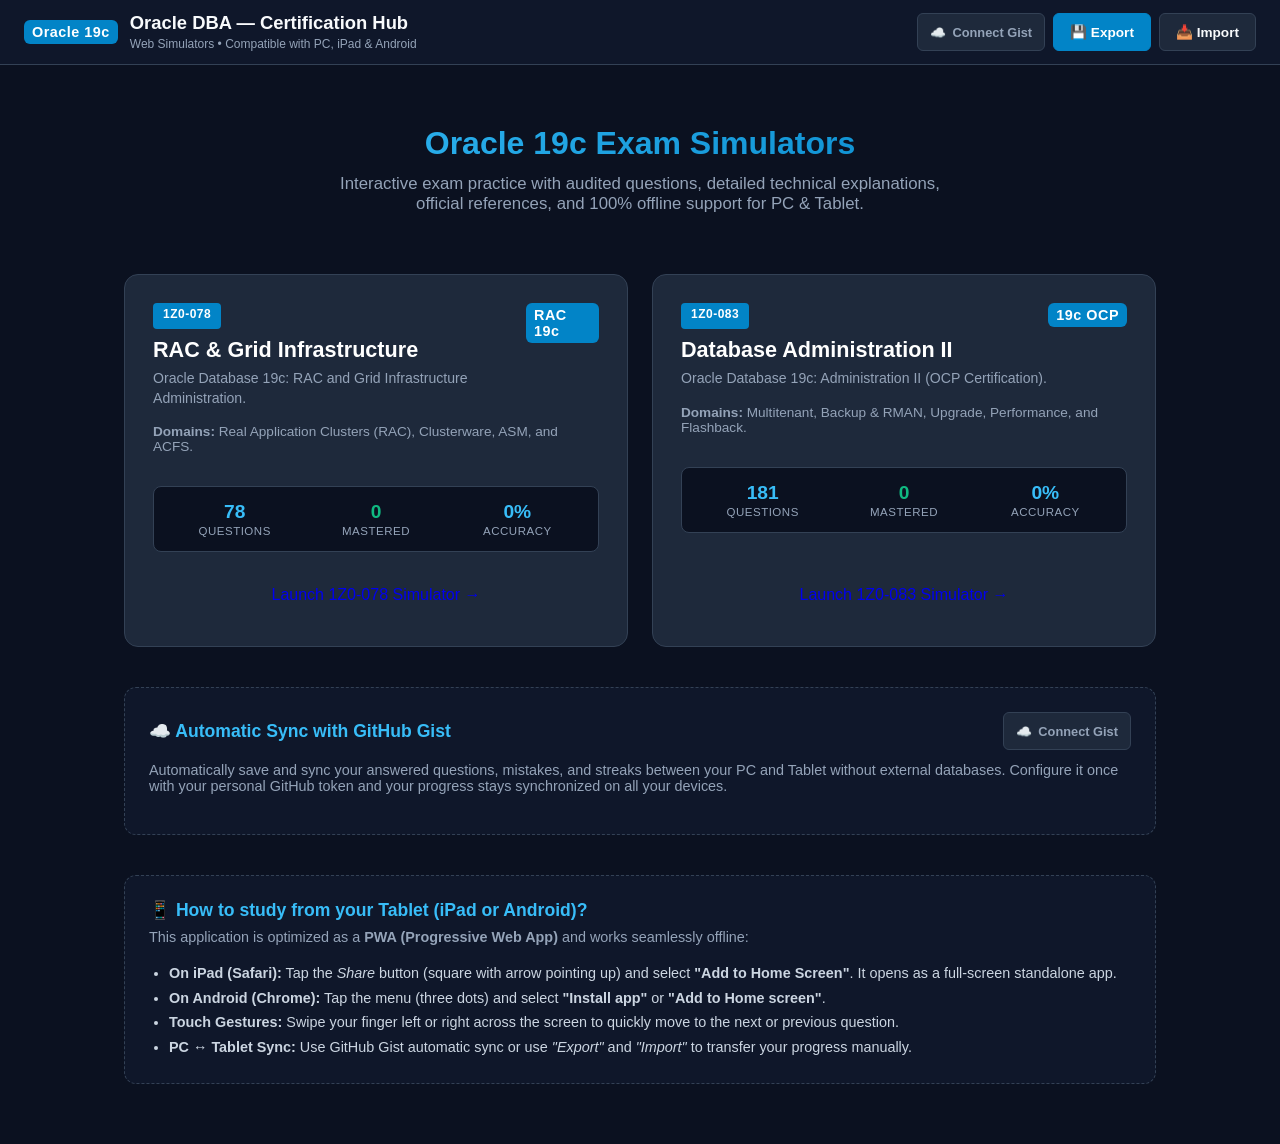
<file: index.html>
<!DOCTYPE html>
<html lang="en">
<head>
  <meta charset="UTF-8">
  <meta name="viewport" content="width=device-width, initial-scale=1.0, viewport-fit=cover">
  <meta name="theme-color" content="#0b1120">
  <meta name="apple-mobile-web-app-capable" content="yes">
  <meta name="apple-mobile-web-app-status-bar-style" content="black-translucent">
  <title>Oracle 19c DBA | Certification Suite</title>
  <link rel="manifest" href="manifest.webmanifest">
  <link rel="icon" type="image/svg+xml" href="assets/icons/icon.svg">
  <link rel="stylesheet" href="assets/css/simulator.css">
</head>
<body>

<header>
  <div class="brand">
    <span class="brand-badge">Oracle 19c</span>
    <div>
      <h1>Oracle DBA &mdash; Certification Hub</h1>
      <small class="brand-sub">Web Simulators &bull; Compatible with PC, iPad &amp; Android</small>
    </div>
  </div>
  <div class="header-actions">
    <button class="gist-sync-status" onclick="GistSync.openModal()" title="GitHub Gist Synchronization">☁️ Connect Gist</button>
    <button class="primary" onclick="exportAllProgress()" title="Download full backup">💾 Export</button>
    <label class="button" style="display:inline-flex; align-items:center; justify-content:center; cursor:pointer;">
      <button onclick="document.getElementById('global-import-input').click()" title="Restore progress from JSON file">📥 Import</button>
      <input type="file" id="global-import-input" accept=".json" style="display:none;" onchange="importAllProgress(this)">
    </label>
  </div>
</header>

<main>
  <div class="portal-hero">
    <h1>Oracle 19c Exam Simulators</h1>
    <p>Interactive exam practice with audited questions, detailed technical explanations, official references, and 100% offline support for PC &amp; Tablet.</p>
  </div>

  <div class="exam-grid">
    <!-- Card 1Z0-078 -->
    <div class="exam-card">
      <div class="exam-card-header">
        <div>
          <span class="badge badge-id" style="margin-bottom:8px; display:inline-block;">1Z0-078</span>
          <h2 class="exam-card-title">RAC &amp; Grid Infrastructure</h2>
          <div class="exam-card-subtitle">Oracle Database 19c: RAC and Grid Infrastructure Administration.</div>
        </div>
        <span class="brand-badge">RAC 19c</span>
      </div>

      <div style="font-size:0.85rem; color:var(--text-muted); margin-bottom:12px;">
        <strong>Domains:</strong> Real Application Clusters (RAC), Clusterware, ASM, and ACFS.
      </div>

      <div class="exam-card-stats">
        <div>
          <div class="exam-card-stat-val" id="stats-78-total">78</div>
          <div class="exam-card-stat-label">Questions</div>
        </div>
        <div>
          <div class="exam-card-stat-val" id="stats-78-mastered" style="color:var(--success);">0</div>
          <div class="exam-card-stat-label">Mastered</div>
        </div>
        <div>
          <div class="exam-card-stat-val" id="stats-78-acc">0%</div>
          <div class="exam-card-stat-label">Accuracy</div>
        </div>
      </div>

      <a href="1z0-078/" class="button primary exam-card-btn">
        Launch 1Z0-078 Simulator &rarr;
      </a>
    </div>

    <!-- Card 1Z0-083 -->
    <div class="exam-card">
      <div class="exam-card-header">
        <div>
          <span class="badge badge-id" style="margin-bottom:8px; display:inline-block;">1Z0-083</span>
          <h2 class="exam-card-title">Database Administration II</h2>
          <div class="exam-card-subtitle">Oracle Database 19c: Administration II (OCP Certification).</div>
        </div>
        <span class="brand-badge">19c OCP</span>
      </div>

      <div style="font-size:0.85rem; color:var(--text-muted); margin-bottom:12px;">
        <strong>Domains:</strong> Multitenant, Backup &amp; RMAN, Upgrade, Performance, and Flashback.
      </div>

      <div class="exam-card-stats">
        <div>
          <div class="exam-card-stat-val" id="stats-83-total">181</div>
          <div class="exam-card-stat-label">Questions</div>
        </div>
        <div>
          <div class="exam-card-stat-val" id="stats-83-mastered" style="color:var(--success);">0</div>
          <div class="exam-card-stat-label">Mastered</div>
        </div>
        <div>
          <div class="exam-card-stat-val" id="stats-83-acc">0%</div>
          <div class="exam-card-stat-label">Accuracy</div>
        </div>
      </div>

      <a href="1z0-083/" class="button primary exam-card-btn">
        Launch 1Z0-083 Simulator &rarr;
      </a>
    </div>
  </div>

  <!-- Automatic GitHub Gist Sync Info -->
  <div class="sync-card">
    <div style="display:flex; justify-content:space-between; align-items:center; flex-wrap:wrap; gap:12px; margin-bottom:12px;">
      <h3 style="margin:0;">☁️ Automatic Sync with GitHub Gist</h3>
      <button class="gist-sync-status" onclick="GistSync.openModal()">☁️ Connect Gist</button>
    </div>
    <p>Automatically save and sync your answered questions, mistakes, and streaks between your PC and Tablet without external databases. Configure it once with your personal GitHub token and your progress stays synchronized on all your devices.</p>
  </div>

  <!-- Tablet Study Guide -->
  <div class="sync-card">
    <h3>📱 How to study from your Tablet (iPad or Android)?</h3>
    <p>This application is optimized as a <strong>PWA (Progressive Web App)</strong> and works seamlessly offline:</p>
    <ul style="padding-left:20px; font-size:0.9rem; line-height:1.7; color:#cbd5e1;">
      <li><strong>On iPad (Safari):</strong> Tap the <em>Share</em> button (square with arrow pointing up) and select <strong>"Add to Home Screen"</strong>. It opens as a full-screen standalone app.</li>
      <li><strong>On Android (Chrome):</strong> Tap the menu (three dots) and select <strong>"Install app"</strong> or <strong>"Add to Home screen"</strong>.</li>
      <li><strong>Touch Gestures:</strong> Swipe your finger left or right across the screen to quickly move to the next or previous question.</li>
      <li><strong>PC &harr; Tablet Sync:</strong> Use GitHub Gist automatic sync or use <em>"Export"</em> and <em>"Import"</em> to transfer your progress manually.</li>
    </ul>
  </div>
</main>

<script>
  // Load consolidated stats in the Dashboard
  function loadDashboardStats() {
    // 1Z0-078
    const stats78 = JSON.parse(localStorage.getItem('oracle_dba_stats_1z0-078') || localStorage.getItem('1z0_078_stats_v2') || '{}');
    updateExamStats('78', stats78);

    // 1Z0-083
    const stats83 = JSON.parse(localStorage.getItem('oracle_dba_stats_1z0-083') || localStorage.getItem('1z0_stats_en') || '{}');
    updateExamStats('83', stats83);
  }

  function updateExamStats(prefix, stats) {
    let mastered = 0;
    let correct = 0;
    let attempts = 0;

    Object.values(stats).forEach(s => {
      if (s) {
        if (s.mastered) mastered++;
        correct += (s.correct || 0);
        attempts += ((s.correct || 0) + (s.wrong || 0));
      }
    });

    const masteredEl = document.getElementById(`stats-${prefix}-mastered`);
    if (masteredEl) masteredEl.innerText = mastered;

    const accEl = document.getElementById(`stats-${prefix}-acc`);
    if (accEl) {
      const acc = attempts > 0 ? Math.round((correct / attempts) * 100) : 0;
      accEl.innerText = `${acc}%`;
    }
  }

  // Unified global backup export
  function exportAllProgress() {
    const backup = {
      app: 'OracleDBA-Suite',
      version: '2.0',
      exportedAt: new Date().toISOString(),
      exams: {
        '1z0-078': {
          stats: JSON.parse(localStorage.getItem('oracle_dba_stats_1z0-078') || localStorage.getItem('1z0_078_stats_v2') || '{}'),
          threshold: localStorage.getItem('oracle_dba_threshold_1z0-078') || localStorage.getItem('1z0_078_threshold_v2') || '3'
        },
        '1z0-083': {
          stats: JSON.parse(localStorage.getItem('oracle_dba_stats_1z0-083') || localStorage.getItem('1z0_stats_en') || '{}'),
          threshold: localStorage.getItem('oracle_dba_threshold_1z0-083') || localStorage.getItem('1z0_threshold_en') || '3'
        }
      }
    };

    const blob = new Blob([JSON.stringify(backup, null, 2)], { type: 'application/json' });
    const url = URL.createObjectURL(blob);
    const a = document.createElement('a');
    a.href = url;
    a.download = `OracleDBA_GlobalBackup_${new Date().toISOString().slice(0, 10)}.json`;
    a.click();
    URL.revokeObjectURL(url);
  }

  function importAllProgress(input) {
    const file = input.files[0];
    if (!file) return;

    const reader = new FileReader();
    reader.onload = e => {
      try {
        const data = JSON.parse(e.target.result);
        if (data.exams) {
          if (data.exams['1z0-078']) {
            localStorage.setItem('oracle_dba_stats_1z0-078', JSON.stringify(data.exams['1z0-078'].stats || {}));
            localStorage.setItem('oracle_dba_threshold_1z0-078', data.exams['1z0-078'].threshold || '3');
          }
          if (data.exams['1z0-083']) {
            localStorage.setItem('oracle_dba_stats_1z0-083', JSON.stringify(data.exams['1z0-083'].stats || {}));
            localStorage.setItem('oracle_dba_threshold_1z0-083', data.exams['1z0-083'].threshold || '3');
          }
          loadDashboardStats();
          alert('Global progress successfully imported!');
        } else if (data.examId && data.stats) {
          // Individual backup
          localStorage.setItem(`oracle_dba_stats_${data.examId}`, JSON.stringify(data.stats));
          if (data.threshold) localStorage.setItem(`oracle_dba_threshold_${data.examId}`, data.threshold);
          loadDashboardStats();
          alert(`Progress for ${data.examId} successfully imported!`);
        } else {
          alert('Unrecognized backup file format.');
        }
      } catch (err) {
        alert('Error reading backup file: ' + err.message);
      }
    };
    reader.readAsText(file);
    input.value = '';
  }

  window.addEventListener('DOMContentLoaded', loadDashboardStats);

  // Register Service Worker for offline PWA
  if ('serviceWorker' in navigator) {
    navigator.serviceWorker.register('./sw.js').catch(err => console.log('SW registration error:', err));
  }
</script>
<script src="assets/js/gist-sync.js"></script>
</body>
</html>
</file>
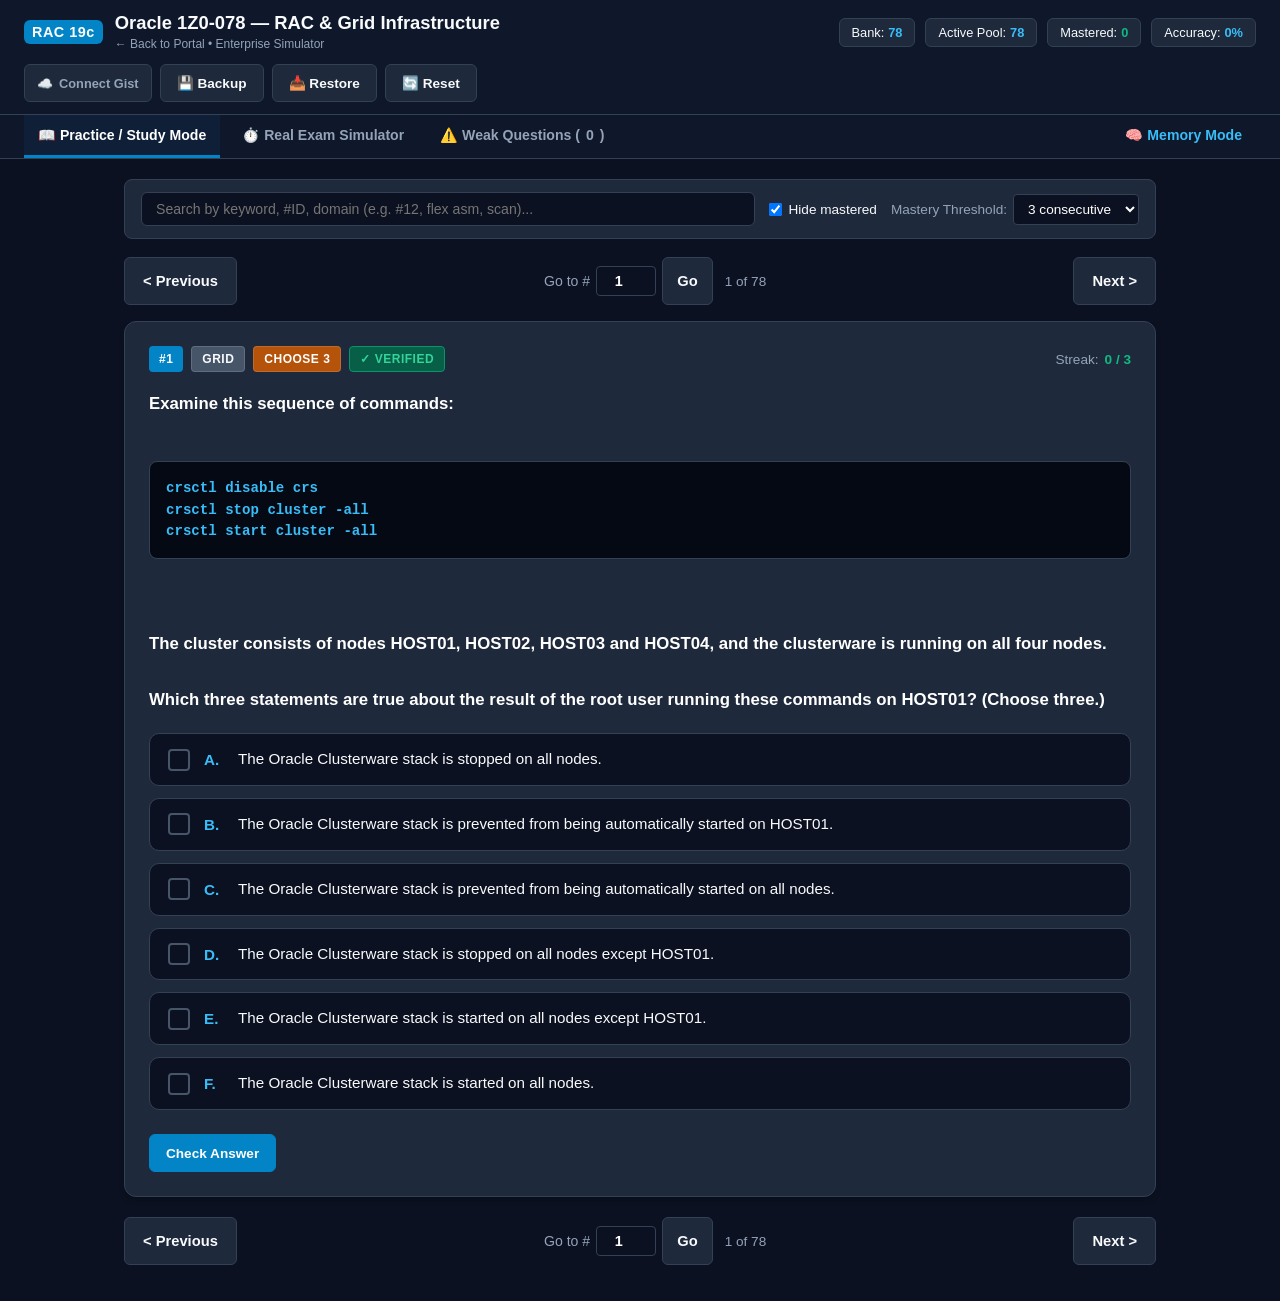
<file: 1z0-078/index.html>
<!DOCTYPE html>
<html lang="en">
<head>
  <meta charset="UTF-8">
  <meta name="viewport" content="width=device-width, initial-scale=1.0, viewport-fit=cover">
  <meta name="theme-color" content="#0b1120">
  <meta name="apple-mobile-web-app-capable" content="yes">
  <meta name="apple-mobile-web-app-status-bar-style" content="black-translucent">
  <title>Oracle 1Z0-078 | RAC &amp; Grid Infrastructure Simulator</title>
  <link rel="manifest" href="../manifest.webmanifest">
  <link rel="icon" type="image/svg+xml" href="../assets/icons/icon.svg">
  <link rel="stylesheet" href="../assets/css/simulator.css">
</head>
<body>

<header>
  <div style="display:flex; align-items:center; gap:16px;">
    <a href="../index.html" class="brand" title="Back to Exam Hub">
      <span class="brand-badge">RAC 19c</span>
      <div>
        <h1>Oracle 1Z0-078 &mdash; RAC &amp; Grid Infrastructure</h1>
        <small class="brand-sub">&larr; Back to Portal &bull; Enterprise Simulator</small>
      </div>
    </a>
  </div>

  <div class="stats-bar">
    <div class="stat-pill">Bank: <strong id="stat-total">0</strong></div>
    <div class="stat-pill">Active Pool: <strong id="stat-active">0</strong></div>
    <div class="stat-pill">Mastered: <strong id="stat-mastered" style="color:var(--success)">0</strong></div>
    <div class="stat-pill">Accuracy: <strong id="stat-acc">0%</strong></div>
  </div>

  <div class="header-actions">
    <button class="gist-sync-status" onclick="GistSync.openModal()" title="GitHub Gist Synchronization">☁️ Connect Gist</button>
    <button onclick="OracleApp.exportProgress()" title="Export progress to JSON">💾 Backup</button>
    <label class="button" style="display:inline-flex; align-items:center; justify-content:center; cursor:pointer;">
      <button onclick="document.getElementById('import-input').click()" title="Import progress from JSON">📥 Restore</button>
      <input type="file" id="import-input" accept=".json" style="display:none;" onchange="OracleApp.importProgress(this)">
    </label>
    <button onclick="OracleApp.openResetModal()" title="Selective reset">🔄 Reset</button>
  </div>
</header>

<nav class="tabs">
  <button class="tab-btn active" id="tab-study" onclick="OracleApp.setMode('study')">📖 Practice / Study Mode</button>
  <button class="tab-btn" id="tab-exam" onclick="OracleApp.setMode('exam')">⏱️ Real Exam Simulator</button>
  <button class="tab-btn" id="tab-weak" onclick="OracleApp.setMode('weak')">⚠️ Weak Questions (<span id="weak-count">0</span>)</button>
  <button class="tab-btn tab-memory" id="tab-memory" onclick="OracleApp.setMode('memory')">🧠 Memory Mode</button>
</nav>

<main>
  <div class="filter-bar" id="study-filters">
    <input type="text" id="search-input" placeholder="Search by keyword, #ID, domain (e.g. #12, flex asm, scan)..." oninput="OracleApp.onSearch()">
    <label class="filter-label">
      <input type="checkbox" id="hide-mastered" checked onchange="OracleApp.renderCurrentQuestion()"> Hide mastered
    </label>
    <div class="mastery-select-wrapper">
      Mastery Threshold: 
      <select id="threshold-select" onchange="OracleApp.updateThreshold(this.value)">
        <option value="1">1 correct</option>
        <option value="2">2 correct</option>
        <option value="3" selected>3 consecutive</option>
        <option value="4">4 consecutive</option>
        <option value="5">5 consecutive</option>
      </select>
    </div>
  </div>

  <div id="exam-controls" style="display:none;" class="exam-header">
    <div>Exam Mode: <strong>60 Random Questions</strong> (Time Limit: 120 mins)</div>
    <div class="timer-display" id="exam-timer">120:00</div>
    <button class="primary" onclick="OracleApp.finishExam()">Submit Exam</button>
  </div>

  <div id="quiz-container"></div>
</main>

<!-- Selective Reset Modal -->
<div class="modal" id="reset-modal">
  <div class="modal-content">
    <h3>Selective Progress Reset</h3>
    <p style="font-size:0.85rem; color:var(--text-muted); margin-bottom:14px;">Reset your consecutive correct streak back to 0 for a specific domain.</p>
    <div id="modal-domains-list" style="display:flex; flex-direction:column; gap:8px;"></div>
    <div class="modal-actions">
      <button onclick="OracleApp.closeResetModal()">Close</button>
    </div>
  </div>
</div>

<script src="../assets/js/simulator-core.js"></script>
<script src="../assets/js/gist-sync.js"></script>
<script>
  window.addEventListener('DOMContentLoaded', () => {
    OracleApp.init({
      examId: '1z0-078',
      examTitle: 'Oracle 1Z0-078 — RAC & Grid Infrastructure',
      examBadge: 'RAC 19c',
      dataPath: '../data/1z0-078.json',
      examCount: 60,
      timeLimitSeconds: 7200,
      legacyStorageKey: '1z0_078_stats_v2',
      legacyThresholdKey: '1z0_078_threshold_v2'
    });
  });

  // Register PWA Service Worker
  if ('serviceWorker' in navigator) {
    navigator.serviceWorker.register('../sw.js').catch(err => console.log('SW registration error:', err));
  }
</script>
</body>
</html>
</file>
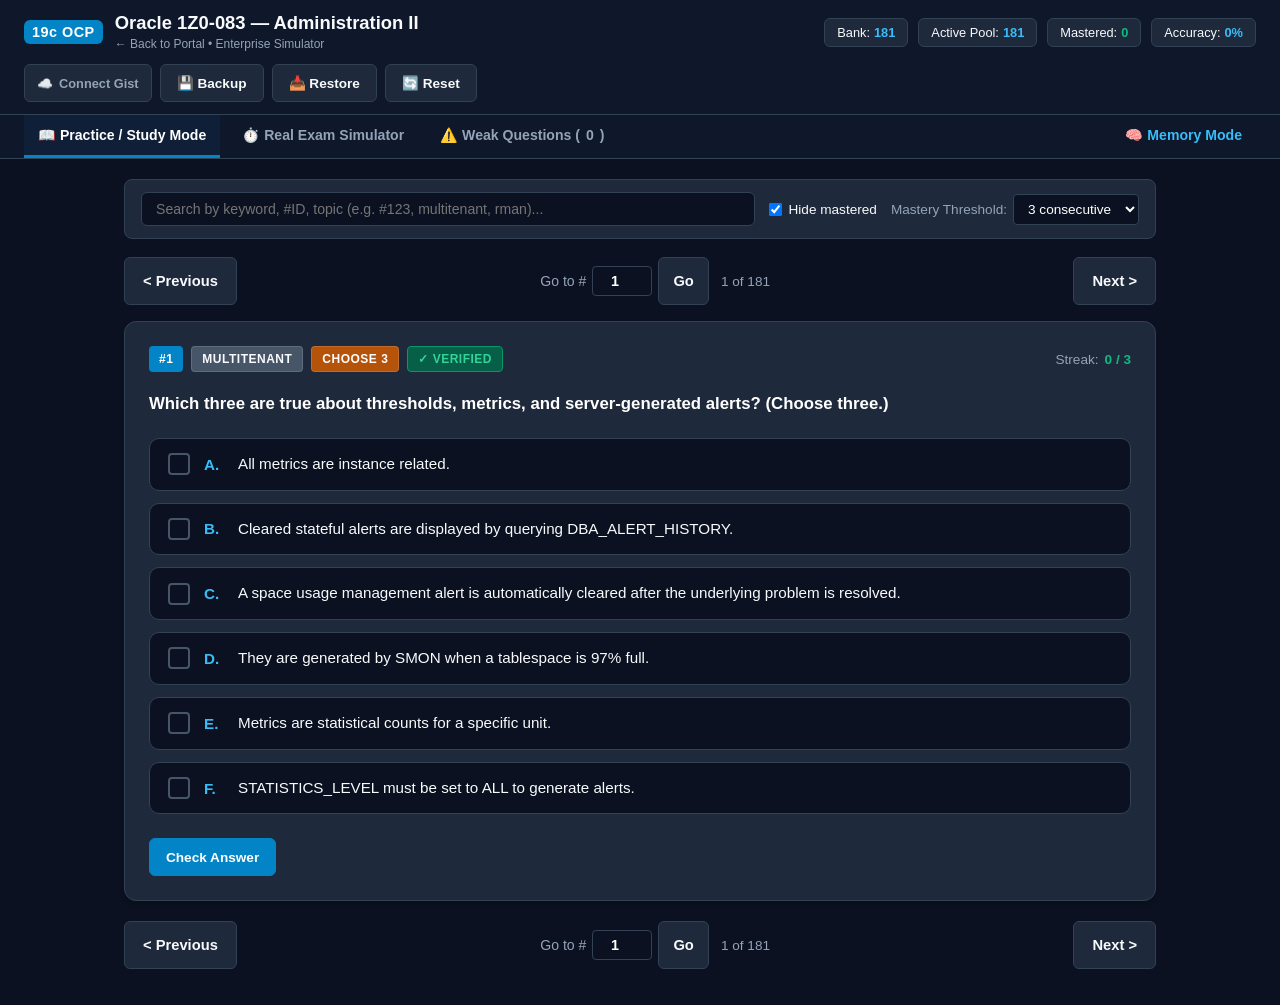
<file: 1z0-083/index.html>
<!DOCTYPE html>
<html lang="en">
<head>
  <meta charset="UTF-8">
  <meta name="viewport" content="width=device-width, initial-scale=1.0, viewport-fit=cover">
  <meta name="theme-color" content="#0b1120">
  <meta name="apple-mobile-web-app-capable" content="yes">
  <meta name="apple-mobile-web-app-status-bar-style" content="black-translucent">
  <title>Oracle 1Z0-083 | Database Administration II Simulator</title>
  <link rel="manifest" href="../manifest.webmanifest">
  <link rel="icon" type="image/svg+xml" href="../assets/icons/icon.svg">
  <link rel="stylesheet" href="../assets/css/simulator.css">
</head>
<body>

<header>
  <div style="display:flex; align-items:center; gap:16px;">
    <a href="../index.html" class="brand" title="Back to Exam Hub">
      <span class="brand-badge">19c OCP</span>
      <div>
        <h1>Oracle 1Z0-083 &mdash; Administration II</h1>
        <small class="brand-sub">&larr; Back to Portal &bull; Enterprise Simulator</small>
      </div>
    </a>
  </div>

  <div class="stats-bar">
    <div class="stat-pill">Bank: <strong id="stat-total">0</strong></div>
    <div class="stat-pill">Active Pool: <strong id="stat-active">0</strong></div>
    <div class="stat-pill">Mastered: <strong id="stat-mastered" style="color:var(--success)">0</strong></div>
    <div class="stat-pill">Accuracy: <strong id="stat-acc">0%</strong></div>
  </div>

  <div class="header-actions">
    <button class="gist-sync-status" onclick="GistSync.openModal()" title="GitHub Gist Synchronization">☁️ Connect Gist</button>
    <button onclick="OracleApp.exportProgress()" title="Export progress to JSON">💾 Backup</button>
    <label class="button" style="display:inline-flex; align-items:center; justify-content:center; cursor:pointer;">
      <button onclick="document.getElementById('import-input').click()" title="Import progress from JSON">📥 Restore</button>
      <input type="file" id="import-input" accept=".json" style="display:none;" onchange="OracleApp.importProgress(this)">
    </label>
    <button onclick="OracleApp.openResetModal()" title="Selective reset">🔄 Reset</button>
  </div>
</header>

<nav class="tabs">
  <button class="tab-btn active" id="tab-study" onclick="OracleApp.setMode('study')">📖 Practice / Study Mode</button>
  <button class="tab-btn" id="tab-exam" onclick="OracleApp.setMode('exam')">⏱️ Real Exam Simulator</button>
  <button class="tab-btn" id="tab-weak" onclick="OracleApp.setMode('weak')">⚠️ Weak Questions (<span id="weak-count">0</span>)</button>
  <button class="tab-btn tab-memory" id="tab-memory" onclick="OracleApp.setMode('memory')">🧠 Memory Mode</button>
</nav>

<main>
  <div class="filter-bar" id="study-filters">
    <input type="text" id="search-input" placeholder="Search by keyword, #ID, topic (e.g. #123, multitenant, rman)..." oninput="OracleApp.onSearch()">
    <label class="filter-label">
      <input type="checkbox" id="hide-mastered" checked onchange="OracleApp.renderCurrentQuestion()"> Hide mastered
    </label>
    <div class="mastery-select-wrapper">
      Mastery Threshold: 
      <select id="threshold-select" onchange="OracleApp.updateThreshold(this.value)">
        <option value="1">1 correct</option>
        <option value="2">2 correct</option>
        <option value="3" selected>3 consecutive</option>
        <option value="4">4 consecutive</option>
        <option value="5">5 consecutive</option>
      </select>
    </div>
  </div>

  <div id="exam-controls" style="display:none;" class="exam-header">
    <div>Exam Mode: <strong>68 Random Questions</strong> (Time Limit: 120 mins)</div>
    <div class="timer-display" id="exam-timer">120:00</div>
    <button class="primary" onclick="OracleApp.finishExam()">Submit Exam</button>
  </div>

  <div id="quiz-container"></div>
</main>

<!-- Selective Reset Modal -->
<div class="modal" id="reset-modal">
  <div class="modal-content">
    <h3>Selective Progress Reset</h3>
    <p style="font-size:0.85rem; color:var(--text-muted); margin-bottom:14px;">Reset your consecutive correct streak back to 0 for a specific domain.</p>
    <div id="modal-domains-list" style="display:flex; flex-direction:column; gap:8px;"></div>
    <div class="modal-actions">
      <button onclick="OracleApp.closeResetModal()">Close</button>
    </div>
  </div>
</div>

<script src="../assets/js/simulator-core.js"></script>
<script src="../assets/js/gist-sync.js"></script>
<script>
  window.addEventListener('DOMContentLoaded', () => {
    OracleApp.init({
      examId: '1z0-083',
      examTitle: 'Oracle 1Z0-083 — Administration II',
      examBadge: '19c OCP',
      dataPath: '../data/1z0-083.json',
      examCount: 68,
      timeLimitSeconds: 7200,
      legacyStorageKey: '1z0_stats_en',
      legacyThresholdKey: '1z0_threshold_en'
    });
  });

  // Register PWA Service Worker
  if ('serviceWorker' in navigator) {
    navigator.serviceWorker.register('../sw.js').catch(err => console.log('SW registration error:', err));
  }
</script>
</body>
</html>
</file>
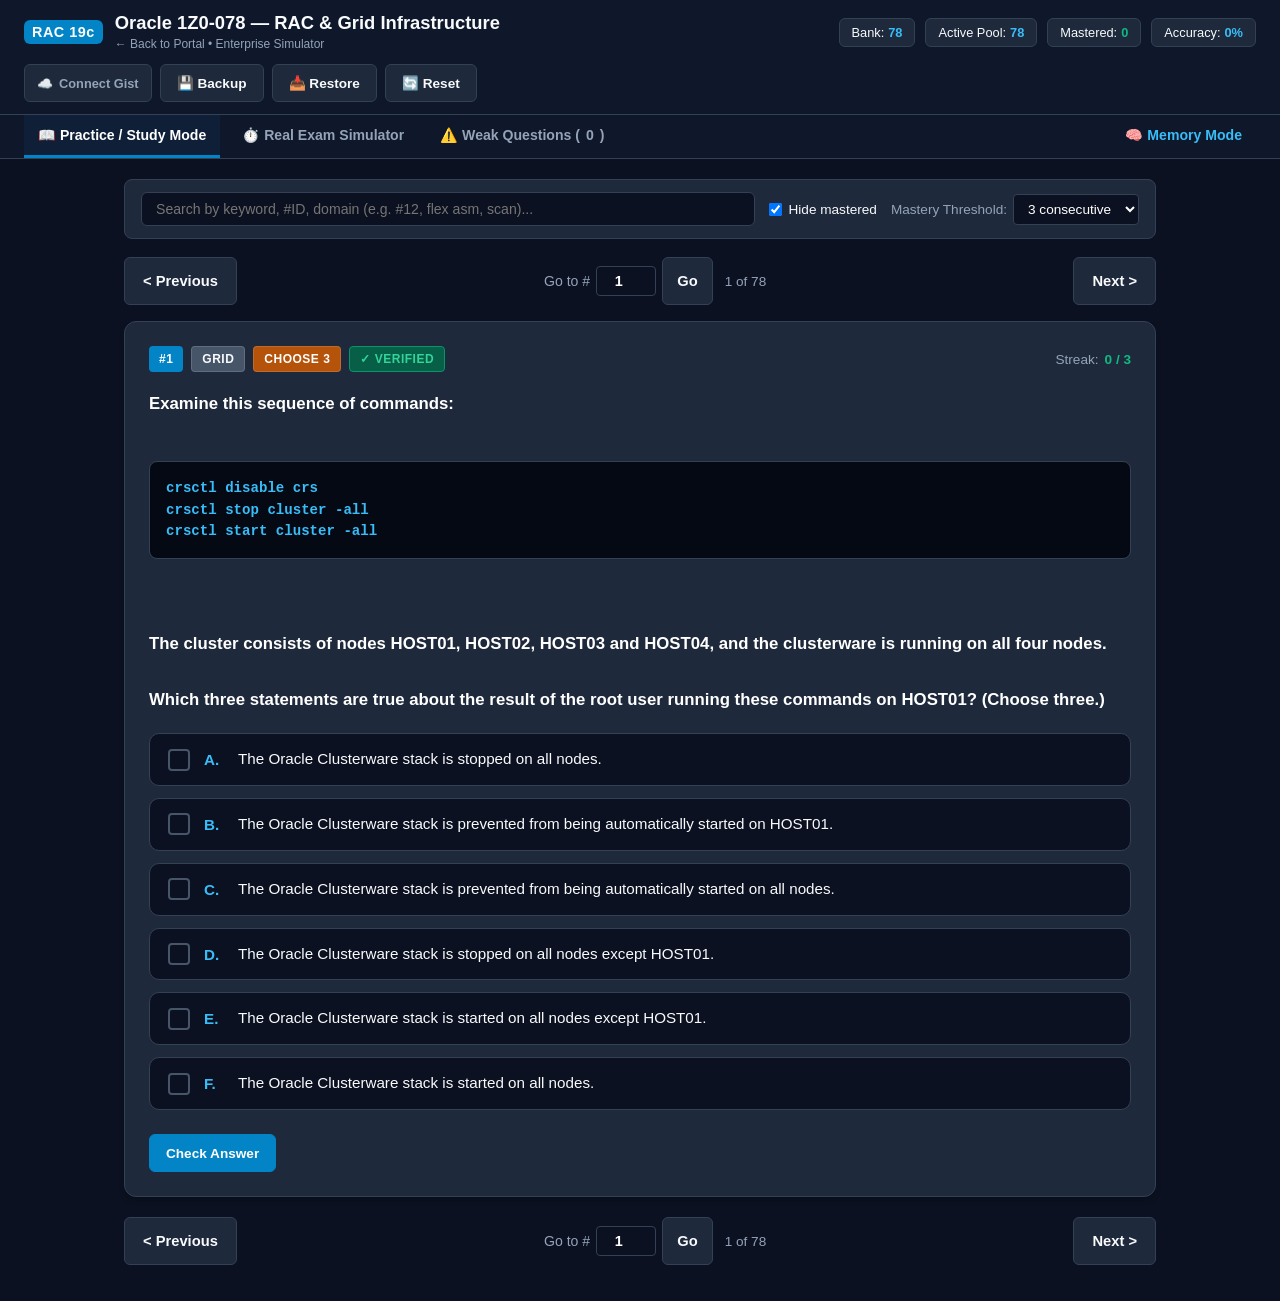
<file: 1z0-078/1z0-078.html>
<!DOCTYPE html>
<html lang="en">
<head>
  <meta charset="UTF-8">
  <meta http-equiv="refresh" content="0; url=index.html">
  <title>Oracle 1Z0-078 Simulator</title>
  <script>window.location.replace("index.html");</script>
</head>
<body>
  <p>Loading 1Z0-078 Exam Simulator... If you are not redirected automatically, <a href="index.html">click here</a>.</p>
</body>
</html>
</file>
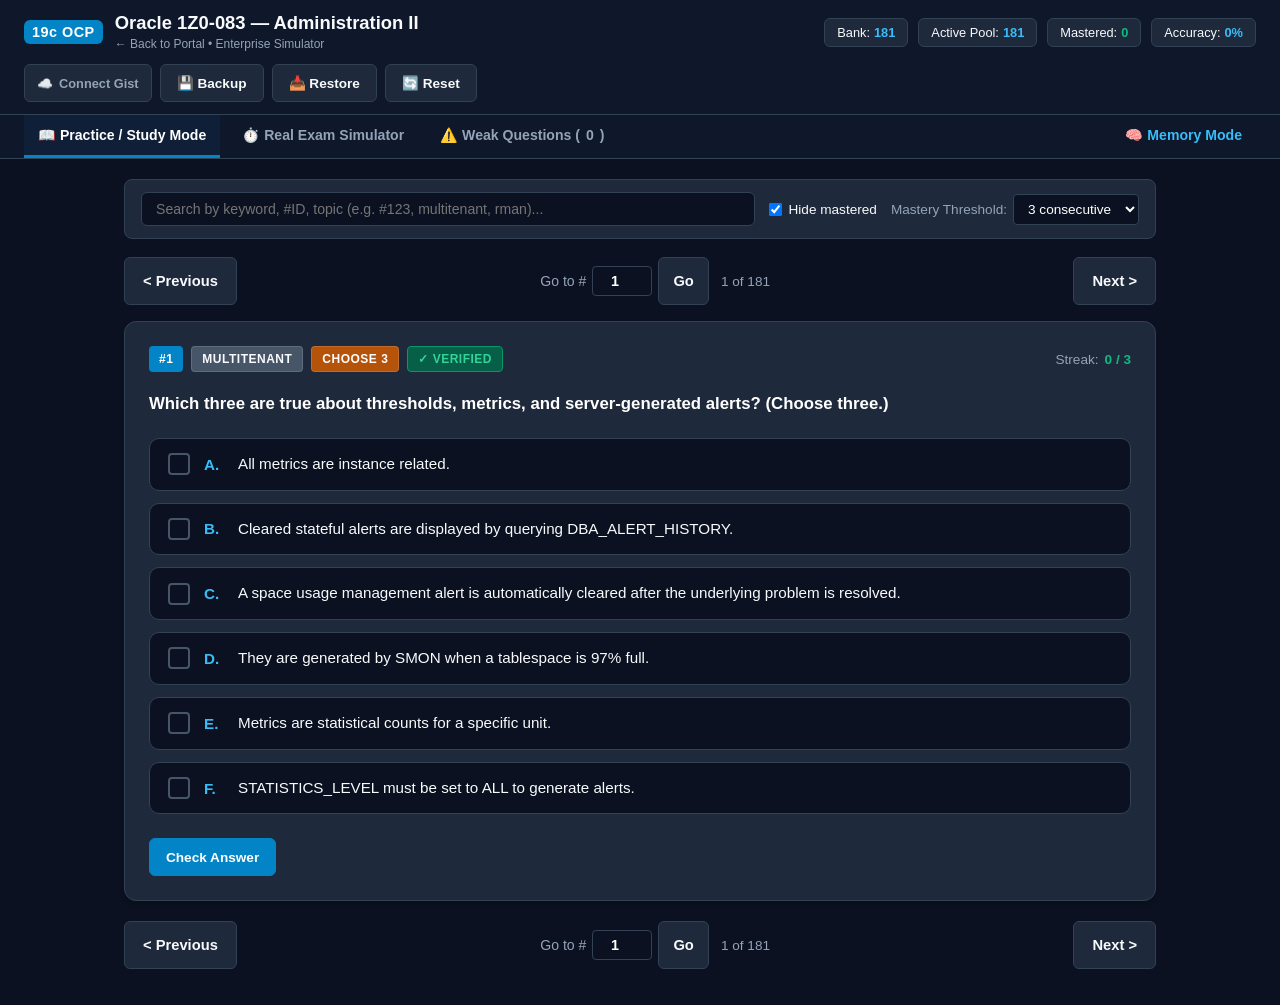
<file: 1z0-083/1z0-083.html>
<!DOCTYPE html>
<html lang="en">
<head>
  <meta charset="UTF-8">
  <meta http-equiv="refresh" content="0; url=index.html">
  <title>Oracle 1Z0-083 Simulator</title>
  <script>window.location.replace("index.html");</script>
</head>
<body>
  <p>Loading 1Z0-083 Exam Simulator... If you are not redirected automatically, <a href="index.html">click here</a>.</p>
</body>
</html>
</file>
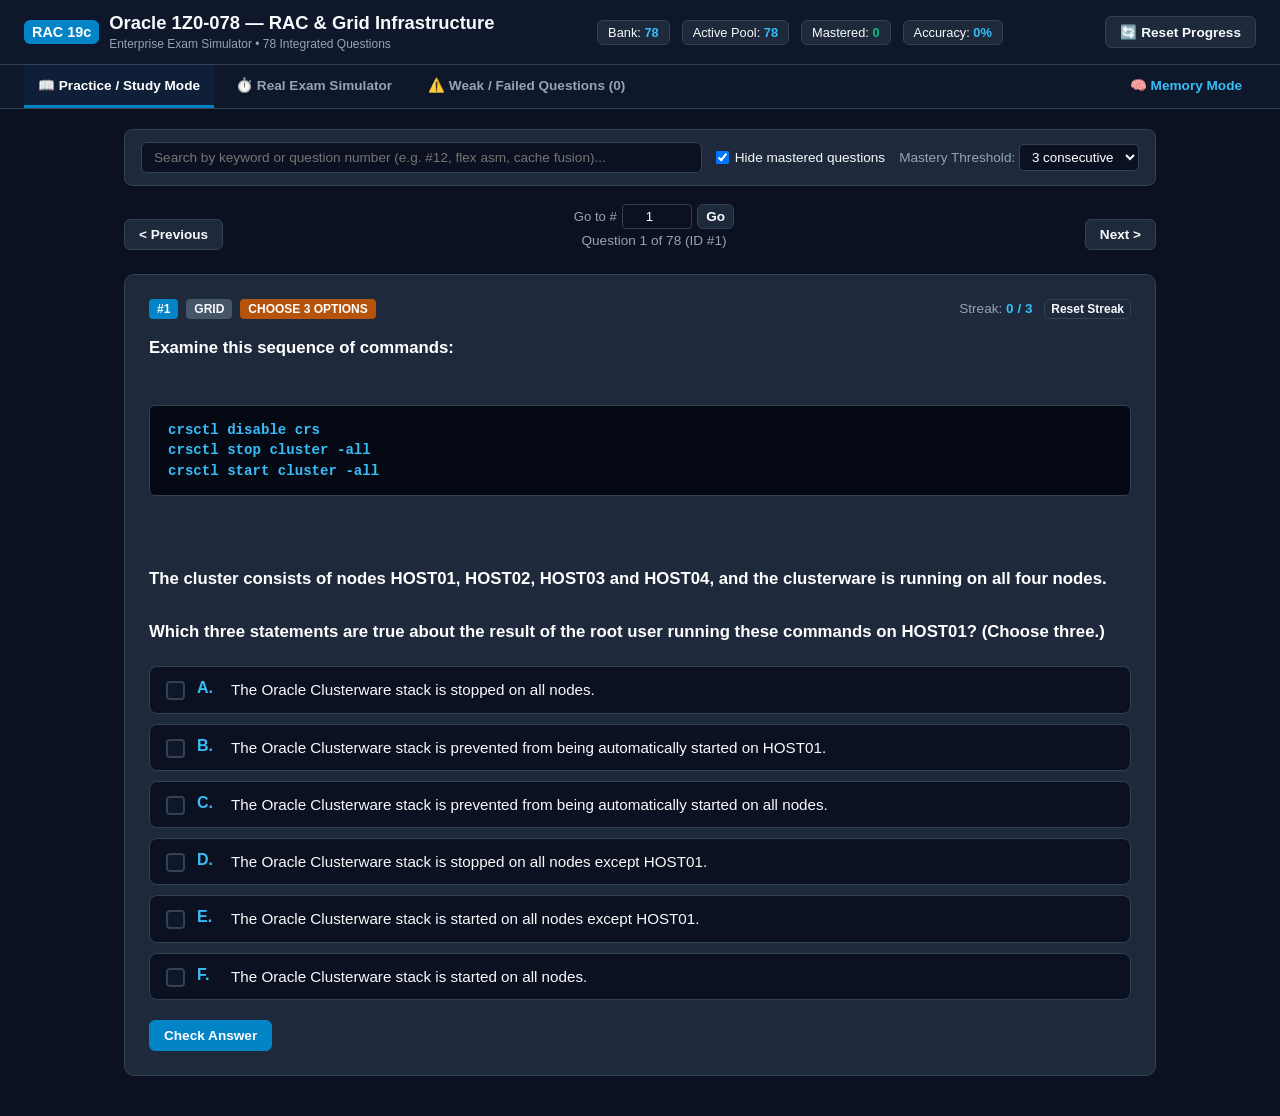
<file: archive/1z0-078-legacy.html>
<!DOCTYPE html>
<html lang="en">
<head>
<meta charset="UTF-8">
<meta name="viewport" content="width=device-width, initial-scale=1.0">
<title>Oracle 1Z0-078 | RAC &amp; Grid Infrastructure Simulator</title>
<style>
:root {
  --bg-dark: #0b1120; --bg-card: #1e293b; --bg-hover: #334155; --border: #334155;
  --text-main: #f8fafc; --text-muted: #94a3b8; --primary: #0284c7; --primary-hover: #0369a1;
  --success: #10b981; --success-bg: rgba(16, 185, 129, 0.15); --error: #f43f5e;
  --error-bg: rgba(244, 63, 94, 0.15); --accent: #38bdf8; --accent-bg: rgba(56, 189, 248, 0.12);
  --warning: #f59e0b;
}
* { box-sizing: border-box; margin: 0; padding: 0; font-family: -apple-system, BlinkMacSystemFont, "Segoe UI", Roboto, sans-serif; }
body { background: var(--bg-dark); color: var(--text-main); min-height: 100vh; display: flex; flex-direction: column; }
header { background: #0f172a; border-bottom: 1px solid var(--border); padding: 12px 24px; display: flex; justify-content: space-between; align-items: center; flex-wrap: wrap; gap: 12px; }
.brand { display: flex; align-items: center; gap: 10px; }
.brand-badge { background: var(--primary); color: #fff; font-weight: 800; padding: 4px 8px; border-radius: 6px; font-size: 0.9rem; }
.brand h1 { font-size: 1.15rem; font-weight: 700; }
.stats-bar { display: flex; gap: 12px; flex-wrap: wrap; }
.stat-pill { background: var(--bg-card); border: 1px solid var(--border); padding: 4px 10px; border-radius: 6px; font-size: 0.8rem; }
.stat-pill strong { color: var(--accent); }
button { cursor: pointer; border: 1px solid var(--border); background: var(--bg-card); color: var(--text-main); padding: 7px 14px; border-radius: 6px; font-size: 0.85rem; font-weight: 600; transition: all 0.2s; }
button:hover { background: var(--bg-hover); }
button.primary { background: var(--primary); border-color: var(--primary); color: #fff; }
button.primary:hover { background: var(--primary-hover); }
nav.tabs { background: #0f172a; border-bottom: 1px solid var(--border); display: flex; padding: 0 24px; gap: 8px; overflow-x: auto; align-items: center; }
.tab-btn { background: none; border: none; border-bottom: 3px solid transparent; border-radius: 0; padding: 12px 14px; color: var(--text-muted); font-size: 0.85rem; }
.tab-btn.active { color: #fff; border-bottom-color: var(--primary); background: rgba(2, 132, 199, 0.08); }
.tab-btn.tab-memory { margin-left: auto; border-bottom: 3px solid transparent; color: var(--accent); font-weight: 700; }
.tab-btn.tab-memory.active { color: #fff; border-bottom-color: var(--accent); background: rgba(56, 189, 248, 0.12); }
main { flex: 1; padding: 20px 24px; max-width: 1080px; width: 100%; margin: 0 auto; }
.filter-bar { background: var(--bg-card); border: 1px solid var(--border); padding: 12px 16px; border-radius: 8px; margin-bottom: 18px; display: flex; gap: 14px; align-items: center; flex-wrap: wrap; }
.filter-bar input[type="text"] { flex: 1; min-width: 200px; background: #0b1120; border: 1px solid var(--border); padding: 7px 12px; border-radius: 6px; color: #fff; font-size: 0.85rem; }
.question-card { background: var(--bg-card); border: 1px solid var(--border); border-radius: 10px; padding: 24px; margin-bottom: 20px; }
.q-meta { display: flex; justify-content: space-between; align-items: center; margin-bottom: 16px; flex-wrap: wrap; gap: 8px; }
.badges { display: flex; gap: 8px; align-items: center; }
.badge { font-size: 0.75rem; font-weight: 700; padding: 3px 8px; border-radius: 4px; text-transform: uppercase; }
.badge-id { background: #0284c7; color: #fff; }
.badge-domain { background: #475569; color: #f8fafc; }
.badge-req { background: #b45309; color: #fff; }
.badge-req.single { background: #047857; color: #fff; }
.q-text { font-size: 1.05rem; line-height: 1.6; font-weight: 600; margin-bottom: 20px; color: #fff; white-space: pre-line; }
pre.code-block { background: #050914; border: 1px solid var(--border); border-radius: 6px; padding: 14px 18px; margin: 16px 0; font-family: Consolas, "Lucida Console", "Courier New", monospace; font-size: 0.88rem; line-height: 1.45; color: #38bdf8; overflow-x: auto; white-space: pre; }
.options-container { display: flex; flex-direction: column; gap: 10px; margin-bottom: 20px; }
.option-label { display: flex; align-items: flex-start; gap: 12px; background: #0b1120; border: 1px solid var(--border); padding: 12px 16px; border-radius: 8px; cursor: pointer; transition: all 0.2s; user-select: none; }
.option-label:hover { border-color: var(--accent); background: #131f37; }
.option-label.selected { border-color: var(--accent); background: var(--accent-bg); }
.option-label.correct-highlight { border-color: var(--success) !important; background: var(--success-bg) !important; }
.option-label.wrong-highlight { border-color: var(--error) !important; background: var(--error-bg) !important; }
.option-label.memory-correct { border-color: var(--success) !important; background: var(--success-bg) !important; opacity: 1 !important; cursor: default; }
.option-label.memory-correct .option-prefix { color: var(--success) !important; }
.option-label.memory-correct .option-text { color: #ffffff !important; font-weight: 600; }
.option-label.memory-correct .option-box { border-color: var(--success) !important; background: var(--success) !important; }
.option-label.memory-correct .option-box::after { content: "✓" !important; color: #0b1120 !important; font-size: 13px !important; font-weight: 900 !important; }
.option-label.memory-dimmed { border-color: #1e293b !important; background: #0d1526 !important; opacity: 0.32 !important; cursor: default; }
.option-label.memory-dimmed:hover { border-color: #1e293b !important; background: #0d1526 !important; }
.option-label.memory-dimmed .option-prefix, .option-label.memory-dimmed .option-text { color: #64748b !important; }
.option-label.memory-dimmed .option-box { border-color: #334155 !important; background: transparent !important; }
.option-box { width: 19px; height: 19px; border: 2px solid var(--border); border-radius: 4px; margin-top: 2px; display: flex; align-items: center; justify-content: center; flex-shrink: 0; background: #0f172a; transition: all 0.15s; }
.option-box.radio { border-radius: 50%; }
.option-label.selected .option-box { border-color: var(--accent); background: var(--accent); }
.option-label.selected .option-box::after { content: "✓"; color: #0b1120; font-size: 13px; font-weight: 900; }
.option-label.selected .option-box.radio::after { content: ""; width: 7px; height: 7px; background: #0b1120; border-radius: 50%; }
.option-prefix { font-weight: 800; color: var(--accent); min-width: 22px; }
.option-text { flex: 1; font-size: 0.95rem; line-height: 1.4; }
.feedback-box { margin-top: 18px; padding: 16px; border-radius: 8px; border-left: 4px solid var(--error); background: #0f172a; }
.feedback-box.correct { border-left-color: var(--success); }
.feedback-title { font-weight: 700; margin-bottom: 8px; font-size: 1rem; }
.feedback-detail { font-size: 0.92rem; color: #e2e8f0; line-height: 1.55; white-space: pre-line; }
.bottom-nav { display: grid; grid-template-columns: auto minmax(0, 1fr) auto; align-items: center; gap: 4px 10px; margin: 0 0 10px; }
.bottom-nav .nav-prev { grid-column: 1; grid-row: 1 / span 2; }
.bottom-nav .nav-middle { grid-column: 2; grid-row: 1 / span 2; display: flex; min-width: 0; flex-direction: column; align-items: center; gap: 4px; }
.bottom-nav .nav-next { grid-column: 3; grid-row: 1 / span 2; }
.question-jump { display: flex; align-items: center; justify-content: center; gap: 5px; }
.question-jump label { color: var(--text-muted); font-size: 0.82rem; white-space: nowrap; }
.question-jump input { width: 4.4rem; padding: 4px 6px; border: 1px solid var(--border); border-radius: 4px; background: #0b1120; color: #fff; text-align: center; }
.question-jump button { padding: 4px 8px; }
.q-jump-feedback { min-height: 1em; color: var(--warning); font-size: 0.75rem; text-align: center; }
@media (max-width: 480px) {
  .bottom-nav { gap: 4px 6px; }
  .bottom-nav > button { padding: 6px 8px; font-size: 0.84rem; }
  .question-jump { gap: 3px; }
  .question-jump label { font-size: 0.73rem; }
  .question-jump input { width: 3.3rem; padding: 4px 3px; }
  .question-jump button { padding: 4px 6px; font-size: 0.8rem; }
  .bottom-nav #q-counter { font-size: 0.75rem !important; }
}

.modal { display: none; position: fixed; inset: 0; background: rgba(0,0,0,0.75); align-items: center; justify-content: center; z-index: 1000; padding: 16px; }
.modal.active { display: flex; }
.modal-content { background: var(--bg-card); border: 1px solid var(--border); padding: 24px; border-radius: 10px; max-width: 500px; width: 100%; }
.modal-content h3 { margin-bottom: 12px; }
.modal-actions { display: flex; justify-content: flex-end; gap: 8px; margin-top: 16px; }
.exam-header { display: flex; justify-content: space-between; align-items: center; background: #0f172a; border: 1px solid var(--border); padding: 10px 16px; border-radius: 8px; margin-bottom: 16px; }
.timer-display { font-size: 1.1rem; font-weight: 800; color: var(--warning); }

.feedback-detail { white-space: normal; overflow-wrap: anywhere; }
.explanation-code { display:block; margin:14px 0; padding:14px; border:1px solid var(--border); border-radius:6px; background:#050914; color:#bfdbfe; overflow-x:auto; white-space:pre; }
.explanation-code code, .inline-code { font-family:Consolas,"Courier New",monospace; }
.inline-code { background:#0b1120; color:#bfdbfe; padding:1px 4px; border-radius:3px; overflow-wrap:anywhere; }
.option-ref { display:inline-block; padding:0 .28em; border:1px solid #a78bfa; border-radius:4px; background:rgba(167,139,250,.15); color:#ddd6fe; font-weight:800; }
.review-note { margin:0 0 16px; padding:12px; border-left:3px solid var(--warning); background:rgba(245,158,11,.1); color:#fde68a; }
.review-badge { background:#78350f; color:#fde68a; }
.oracle-references { border-top:1px solid var(--border); margin-top:18px; padding-top:12px; color:var(--text-muted); font-size:.85rem; }
.oracle-references a { display:block; color:var(--accent); margin-top:5px; overflow-wrap:anywhere; }
.badges { flex-wrap:wrap; }
</style>
</head>
<body>

<header>
  <div class="brand">
    <span class="brand-badge">RAC 19c</span>
    <div>
      <h1>Oracle 1Z0-078 &mdash; RAC &amp; Grid Infrastructure</h1>
      <small style="color:var(--text-muted); font-size:0.75rem;">Enterprise Exam Simulator &bull; 78 Integrated Questions</small>
    </div>
  </div>
  <div class="stats-bar">
    <div class="stat-pill">Bank: <strong id="stat-total">78</strong></div>
    <div class="stat-pill">Active Pool: <strong id="stat-active">0</strong></div>
    <div class="stat-pill">Mastered: <strong id="stat-mastered" style="color:var(--success)">0</strong></div>
    <div class="stat-pill">Accuracy: <strong id="stat-acc">0%</strong></div>
  </div>
  <button onclick="openResetModal()">🔄 Reset Progress</button>
</header>

<nav class="tabs">
  <button class="tab-btn active" id="tab-study" onclick="setMode('study')">📖 Practice / Study Mode</button>
  <button class="tab-btn" id="tab-exam" onclick="setMode('exam')">⏱️ Real Exam Simulator</button>
  <button class="tab-btn" id="tab-weak" onclick="setMode('weak')">⚠️ Weak / Failed Questions (<span id="weak-count">0</span>)</button>
  <button class="tab-btn tab-memory" id="tab-memory" onclick="setMode('memory')">🧠 Memory Mode</button>
</nav>

<main>
  <div class="filter-bar" id="study-filters">
    <input type="text" id="search-input" placeholder="Search by keyword or question number (e.g. #12, flex asm, cache fusion)..." oninput="onSearch()">
    <label style="font-size:0.85rem; display:flex; align-items:center; gap:6px; cursor:pointer;">
      <input type="checkbox" id="hide-mastered" checked onchange="renderCurrentQuestion()"> Hide mastered questions
    </label>
    <div style="font-size:0.85rem; color:var(--text-muted); margin-left:auto;">
      Mastery Threshold: 
      <select id="threshold-select" onchange="updateThreshold(this.value)" style="background:#0b1120; color:#fff; border:1px solid var(--border); padding:4px 8px; border-radius:4px;">
        <option value="1">1 correct</option>
        <option value="2">2 correct</option>
        <option value="3" selected>3 consecutive</option>
        <option value="4">4 consecutive</option>
        <option value="5">5 consecutive</option>
      </select>
    </div>
  </div>

  <div id="exam-controls" style="display:none;" class="exam-header">
    <div>Exam Mode: <strong>60 Random Questions</strong> (Time Limit: 120 mins)</div>
    <div class="timer-display" id="exam-timer">120:00</div>
    <button class="primary" onclick="finishExam()">Submit Exam</button>
  </div>

  <div class="bottom-nav">
    <button type="button" class="nav-prev" onclick="prevQuestion()" title="Previous question (Left arrow)">&lt; Previous</button>
    <div class="nav-middle">
      <form class="question-jump" onsubmit="jumpToQuestion(event)">
        <label for="question-jump-input">Go to #</label>
        <input type="number" id="question-jump-input" min="1" step="1" inputmode="numeric" aria-label="Question number to display">
        <button type="submit">Go</button>
      </form>
      <span id="q-counter" style="font-size:0.85rem; color:var(--text-muted);"></span>
      <div id="q-jump-feedback" class="q-jump-feedback" aria-live="polite"></div>
    </div>
    <button type="button" class="nav-next" onclick="nextQuestion()" title="Next question (Right arrow)">Next &gt;</button>
  </div>

  <div id="quiz-container"></div>
</main>

<div class="modal" id="reset-modal">
  <div class="modal-content">
    <h3>Selective Progress Reset</h3>
    <p style="font-size:0.85rem; color:var(--text-muted); margin-bottom:14px;">Reset your consecutive correct streak back to 0.</p>
    <div style="display:flex; flex-direction:column; gap:8px;">
      <button onclick="resetDomain('asm')">Reset ASM Domain</button>
      <button onclick="resetDomain('rac')">Reset RAC &amp; Cache Fusion Domain</button>
      <button onclick="resetDomain('grid')">Reset Clusterware &amp; Grid Domain</button>
      <button onclick="resetDomain('acfs')">Reset ACFS &amp; ADVM Domain</button>
      <button onclick="resetDomain('patching')">Reset Patching &amp; Upgrade Domain</button>
      <button class="primary" onclick="resetAll()">⚠️ Reset ALL Progress</button>
    </div>
    <div class="modal-actions">
      <button onclick="closeResetModal()">Close</button>
    </div>
  </div>
</div>

<script>
const ALL_QUESTIONS = [{"id":1,"domain":"grid","type":"multiple","select_count":3,"text":"Examine this sequence of commands:\n\n```text\ncrsctl disable crs\ncrsctl stop cluster -all\ncrsctl start cluster -all\n```\n\nThe cluster consists of nodes HOST01, HOST02, HOST03 and HOST04, and the clusterware is running on all four nodes. Which three statements are true about the result of the root user running these commands on HOST01? (Choose three.)","options":[{"letter":"A","key":"A","text":"The Oracle Clusterware stack is stopped on all nodes."},{"letter":"B","key":"B","text":"The Oracle Clusterware stack is prevented from being automatically started on HOST01."},{"letter":"C","key":"C","text":"The Oracle Clusterware stack is prevented from being automatically started on all nodes."},{"letter":"D","key":"D","text":"The Oracle Clusterware stack is stopped on all nodes except HOST01."},{"letter":"E","key":"E","text":"The Oracle Clusterware stack is started on all nodes except HOST01."},{"letter":"F","key":"F","text":"The Oracle Clusterware stack is started on all nodes."}],"correct":["A","B","F"],"explanation":"The key is A, B and F. Read the commands in order, and distinguish a boot-time setting from an immediate start or stop operation. The answer about stopping describes the intermediate result; it does not mean that the stack remains stopped after the final command.\n\nA is correct: `crsctl stop cluster -all` requests a cluster-wide stop, including HOST01. The cluster-aware operation coordinates the stop across member nodes. B is correct: `crsctl disable crs` changes the local Oracle High Availability Services autostart setting on HOST01. It neither propagates to the other three nodes nor immediately stops the running stack. F is correct: the subsequent `crsctl start cluster -all` starts Clusterware across the nodes. The stop-cluster operation leaves the lower-level infrastructure needed for cluster-aware remote operations available.\n\nC is false because disable-crs has local scope. D is false because `-all` does not exclude the node issuing the command. E is false because disabling automatic startup on HOST01 is not a prohibition against an explicit start request while its OHASD remains available.\n\nFor a practical check, examine the boot setting separately from current resource state:\n```text\ncrsctl config crs\ncrsctl check cluster -all\ncrsctl status resource -t\n```\nAfter this sequence, HOST01 can have a running stack while its next-boot autostart setting is disabled. If OHASD itself is stopped or the host is rebooted with autostart disabled, the administrator must start it locally with `crsctl start crs` before cluster-aware remote operations can manage that node. The key distinction is persistent autostart configuration versus the current running state.","sources":[{"title":"CRSCTL reference: disable crs, start/stop cluster","url":"https://docs.oracle.com/en/database/oracle/oracle-database/19/cwadd/oracle-clusterware-control-crsctl-utility-reference.html"}],"review_status":"verified","review_note":"","review_date":"2026-11-10"},{"id":2,"domain":"rac","type":"multiple","select_count":2,"text":"Which two statements are true concerning diagnostic components and requirements of Oracle 19c Clusterware? (Choose two.)","options":[{"letter":"A","key":"A","text":"The clusterware log files are stored inside the Grid Infrastructure Management Repository database used by the cluster health monitor (CHM)."},{"letter":"B","key":"B","text":"The diagcollection.pl script must be run from the Grid home directory as the grid infrastructure owner."},{"letter":"C","key":"C","text":"There is one ologgerd service for the cluster health monitor (CHM) on each cluster node regardless of cluster size."},{"letter":"D","key":"D","text":"The oclumon utility may be used to get and set parameters for the cluster health monitor (CHM ) repository."},{"letter":"E","key":"E","text":"There is one osysmond service for the cluster health monitor (CHM) on each cluster node regardless of cluster size."}],"correct":["D","E"],"explanation":"The key is D and E. Cluster Health Monitor collects operating-system measurements; it is not a replacement location for all Clusterware diagnostic log files. Separate the collection daemon on every node from the logger and repository infrastructure that receives those measurements.\n\nD is correct because `oclumon manage` can inspect CHM configuration and repository information and change supported repository settings. The precise effect of an option matters: current 19c AHF documentation describes `changeretentiontime` as a capacity check, whereas `changerepossize` changes the repository space limit. Therefore, do not assume every command containing the word retention directly changes a retention policy.\n\nE is correct: the System Monitor Service, `osysmond`, runs on each cluster node and gathers the local operating-system metrics sent to the Cluster Logger Service. C confuses the node-local collectors with `ologgerd`; a separate logger on every node is not a universal requirement independent of cluster size and deployment.\n\nA is false because Clusterware alert and trace files are stored in diagnostic locations on disk. The GIMR can hold management and diagnostic data, but saying all Clusterware logs are stored inside that database is incorrect. B is false because Oracle documents running `diagcollection.pl` as root from `Grid_home/bin`, not as the Grid Infrastructure software owner from the home directory itself.\n\nUseful read-only investigation commands include:\n```text\noclumon manage -get alllogger -details\noclumon manage -get repsize\n```\nWhen investigating an incident, collect both the Clusterware trace/alert evidence and the relevant CHM time window. A healthy `osysmond` process proves collection is running on that node; it does not by itself establish that every downstream repository or logger component is healthy.","sources":[{"title":"OC LUMON manage command","url":"https://docs.oracle.com/en/database/oracle/oracle-database/19/atnms/oclumon-manage.html"},{"title":"Clusterware processes and CHM services","url":"https://docs.oracle.com/en/database/oracle/oracle-database/19/cwadd/introduction-to-oracle-clusterware.html"},{"title":"Diagnostics collection script","url":"https://docs.oracle.com/en/database/oracle/oracle-database/19/cwadd/troubleshooting-oracle-clusterware.html"}],"review_status":"verified","review_note":"","review_date":"2026-11-10"},{"id":3,"domain":"rac","type":"single","select_count":1,"text":"Which statement is true about Oracle Database 19c SGA Management?","options":[{"letter":"A","key":"A","text":"Oracle RAC Resource Management only allows assignment of the SGA during instance startup."},{"letter":"B","key":"B","text":"Oracle RAC Resource Management requires the same SGA value for all the instances of a RAC database which is configured during database startup only."},{"letter":"C","key":"C","text":"Oracle RAC Resource Runtime Management allows for automatic and runtime adjustment of the SGA."},{"letter":"D","key":"D","text":"Oracle RAC Resource Management only allows assignment of the SGA during database startup."}],"correct":["C"],"explanation":"C is correct. Oracle RAC Resource Runtime Management, introduced in the 19c release family, allows resources such as SGA capacity to be adjusted during database operation instead of treating all allocations as fixed for the life of an instance. Oracle specifically describes SGA growth during runtime and automatic runtime resource adjustment beginning with 19.3.\n\nA and D are false because they restrict SGA assignment to instance or database startup. Some memory settings do require a restart, but that does not make all SGA sizing static. For example, `SGA_MAX_SIZE` establishes a startup ceiling, whereas `SGA_TARGET` can be changed dynamically within the supported configuration and available capacity. B adds another incorrect restriction: RAC instances are not universally required to have identical SGA sizes. Instance-specific workload and hardware can justify different settings, even where consistent settings simplify administration.\n\nAutomatic Shared Memory Management distributes the SGA target among eligible components. Automatic Memory Management can additionally coordinate SGA and PGA targets where supported and configured. These database memory mechanisms should not be confused with a guarantee that every memory request can be satisfied immediately: operating-system memory, configured maxima, platform restrictions and workload still matter.\n\nFor example, inspect memory and then make an explicitly scoped change in a suitable lab:\n```sql\nSELECT inst_id, name, value\nFROM gv$parameter\nWHERE name IN ('sga_target','sga_max_size','memory_target');\n\nALTER SYSTEM SET sga_target=4G SCOPE=BOTH SID='rac1';\n```\nThe SID is illustrative and must match the real instance. Check component resize activity and operating-system memory afterward. The lesson is that runtime adjustability exists; it does not eliminate planning, per-instance configuration or the distinction between a dynamic target and a static upper bound.","sources":[{"title":"RAC 19c guide: SGA Runtime Management","url":"https://docs.oracle.com/en/database/oracle/oracle-database/19/racad/real-application-clusters-administration-and-deployment-guide.pdf"},{"title":"Instance-specific RAC parameters","url":"https://docs.oracle.com/en/database/oracle/oracle-database/19/racad/administering-database-instances-and-cluster-databases.html"},{"title":"SGA_TARGET reference","url":"https://docs.oracle.com/en/database/oracle/oracle-database/19/refrn/SGA_TARGET.html"}],"review_status":"verified","review_note":"","review_date":"2026-11-10"},{"id":4,"domain":"rac","type":"multiple","select_count":3,"text":"Zero Downtime Patching uses Fleet Patching and Provisioning to patch Oracle Grid Infrastructure without bringing down Oracle RAC database instances. Which three statements are true about Zero-Downtime Oracle Grid Infrastructure Patching? (Choose three.)","options":[{"letter":"A","key":"A","text":"Zero Downtime Patching requires out-of-place patching of Oracle Grid Infrastructure 19c with Oracle RAC or Oracle RAC One Node databases of 19c or later releases and only the binaries in the Oracle Grid Infrastructure user space are patched."},{"letter":"B","key":"B","text":"When using Zero Downtime Patching, the root.sh script must be executed manually with -nodriverupdate option."},{"letter":"C","key":"C","text":"When using Zero Downtime Patching, Oracle Grid Infrastructure OS system software, kernel modules and system commands including ACFS, AFD, OLFS, and OKA are not updated."},{"letter":"D","key":"D","text":"Zero Downtime Patching requires in-place patching of Oracle Grid Infrastructure 19c with Oracle RAC or Oracle RAC One Node databases of 19c or later releases and only the binaries in the Oracle Grid Infrastructure user space are patched."},{"letter":"E","key":"E","text":"Zero Downtime Patching can be fully automated by selecting the option to automatically run the root.sh script."}],"correct":["A","C","E"],"explanation":"The key is A, C and E. Zero-downtime Grid Infrastructure patching updates eligible GI software while supported 19c-or-later RAC or RAC One Node database instances continue operating. This is a particular patching method, not a promise that every GI patch can be installed without any service interruption.\n\nA is correct: the method uses a separate patched Grid home, so it is out-of-place. For the Fleet Patching and Provisioning method named in the question, Oracle documents support beginning with the appropriate 19.8 release update level. Other documented mechanisms, such as later `switchGridHome` workflows, have their own minimum RU requirements. D reverses the required out-of-place characteristic and is therefore false.\n\nC is correct in operational effect: GI operating-system components such as ACFS, AFD, OLFS and OKA are not replaced in their active system locations during the zero-downtime phase. Updated copies may be present in the new Grid home, while the running OS drivers and tools continue at their previous level. A later maintenance operation is needed to install those updated system components.\n\nE is correct because supported orchestration can automate privileged root-script execution using the configured execution method. B is false: manual execution of `root.sh -nodriverupdate` is not the mandatory workflow described for this feature.\n\nIn practice, record three things separately: the GI home inventory, the Clusterware state, and the active driver versions. For example:\n```text\nopatch lsinventory\ncrsctl query driver softwareversion -all\ncrsctl query driver activeversion -all\n```\nUse the OPatch executable from the relevant home. A difference between available and active driver levels can be expected after this method. Always follow the patch README and the exact FPP/RU procedure; listeners running from the Grid home can restart even while database instances remain available.","sources":[{"title":"FPP zero-downtime Grid patching","url":"https://docs.oracle.com/en/database/oracle/oracle-database/19/fppad/zero-downtime-grid-patching.html"},{"title":"GI home binaries versus operating-system drivers","url":"https://docs.oracle.com/en/database/oracle/oracle-database/19/ostmg/oracle-patching-and-oracle-acfs.html"}],"review_status":"verified","review_note":"","review_date":"2026-11-10"},{"id":5,"domain":"rac","type":"single","select_count":1,"text":"Which statement is true concerning the installation of an Oracle Grid Infrastructure 19c patchset and its status during the installation?","options":[{"letter":"A","key":"A","text":"They can be applied in-place."},{"letter":"B","key":"B","text":"When performing rolling patches, the VIPs for the node being patched are relocated to another node."},{"letter":"C","key":"C","text":"Some Grid Infrastructure patchsets may not be installed in a rolling fashion."},{"letter":"D","key":"D","text":"When performing rolling patches, crsctl query crs softwareversion always displays the earliest version of the software running anywhere in the cluster."}],"correct":["B"],"explanation":"B is the intended answer: during normal rolling GI maintenance, the node VIP can be relocated to another eligible surviving node while the original node's Clusterware resources are taken down. This supports rapid notification of connection failures; it does not transfer existing database sessions or make the old instance continue executing.\n\nHowever, the question is ambiguous as written because “patchset” mixes older upgrade terminology with 19c patch and release-update procedures. A cannot be rejected as a universal statement about every 19c patch: Oracle documents in-place OPatch/OPatchAuto workflows as well as out-of-place methods. For a traditional GI patch-set upgrade, a separate home is the relevant model. C is also too dependent on the actual patch: rolling eligibility is determined by patch metadata and the README, rather than by the blanket claim that any arbitrary patch is rolling-capable.\n\nD is definitely false. `crsctl query crs softwareversion` reports software for a specified node or the local node. The cluster active version is a different concept, and can remain at the earlier level until a rolling upgrade completes. Confusing softwareversion with activeversion is the principal diagnostic trap.\n\nA practical maintenance plan first identifies the exact patch type and whether it is rolling-installable. Then inspect resource placement and versions:\n```text\ncrsctl status resource -t\ncrsctl query crs softwareversion\ncrsctl query crs activeversion\n```\nRetain B as the simulator's intended key, but do not treat this item as a uniquely proven single-answer question for all 19c maintenance scenarios. To make it rigorous, the stem would need to identify a particular rolling GI procedure or a specific patch README and clarify whether it means patch-set upgrade, release update or one-off patch.","sources":[{"title":"Clusterware VIP management","url":"https://docs.oracle.com/en/database/oracle/oracle-database/19/cwadd/oracle-clusterware-administration.html"},{"title":"CRSCTL softwareversion and activeversion","url":"https://docs.oracle.com/en/database/oracle/oracle-database/19/cwadd/oracle-clusterware-control-crsctl-utility-reference.html"},{"title":"Supported maintenance tools and in-place capabilities","url":"https://docs.oracle.com/en/database/oracle/oracle-database/19/haovw/software-maintenance-tools-and-capabilities.html"}],"review_status":"ambiguous","review_note":"The generic term patchset leaves A/C dependent on the patch type and README; B is the intended rolling-maintenance answer, not a universal unique key.","review_date":"2026-11-10"},{"id":6,"domain":"rac","type":"multiple","select_count":3,"text":"Which three statements are true about the administration and use of policy sets in Oracle 19c Clusterware? (Choose three.)","options":[{"letter":"A","key":"A","text":"All server pools in a cluster are controlled by the policy set, when user-defined policy management is used."},{"letter":"B","key":"B","text":"Clusterware administrators cannot directly modify the policy set when Quality of Service (QoS) Management is used."},{"letter":"C","key":"C","text":"A server pool can have different attributes defined for different policies in the policy set, when user-defined policy management is used."},{"letter":"D","key":"D","text":"A server pool can have the same attributes defined for different policies in the policy set, when user-defined policy management is used."},{"letter":"E","key":"E","text":"Servers in a server pool outside the control of the policy set are never affected by policy changes, when user-defined policy management is used."}],"correct":["B","C","D"],"explanation":"The defensible key is B, C and D. A policy set stores alternative configurations, and one policy is active at a time. Policies can change the capacity and placement constraints of the server pools they manage; they do not imply that every pool and every server in the cluster is permanently insulated from the rest of the allocation engine.\n\nB is correct: when Oracle Database QoS Management controls the policies, the CRSCTL policy and policyset commands are disabled. Administrators manage the corresponding policy through QoS rather than maintaining a competing Clusterware policy set directly. Oracle explicitly warns that the two policy types cannot coexist.\n\nC is correct because the same server pool can have different attributes in different policies. For instance, an OLTP pool can require three servers during business hours and one overnight. D is also correct: policies do not require every attribute of every pool to differ. Two policies may retain identical attributes for a pool while changing another pool or another requirement.\n\nA is false because it overstates the scope of the selected policy set: membership and management are explicit, and not all pools have to be controlled in the same way. E is unsafe because “never affected” is absolute. Servers are physical capacity shared by the pool-allocation system; a policy transition can trigger reassignment and resource movement subject to pool constraints and priorities.\n\nInspect the complete policy configuration before activating changes:\n```text\ncrsctl status policyset\ncrsctl status serverpool -p\ncrsctl status resource -t\n```\nThink through the difference between changing a pool's definition and changing which servers supply its capacity. A policy can preserve a particular pool's settings while other changes still affect server allocation. The original A/C/E key incorrectly treated “all” and “never” as guarantees.","original_correct":["A","C","E"],"sources":[{"title":"Cluster configuration policies, QoS restrictions and server allocation","url":"https://docs.oracle.com/en/database/oracle/oracle-database/19/cwadd/policy-based-cluster-and-capacity-management.html"}],"review_status":"verified","review_note":"","review_date":"2026-11-10"},{"id":7,"domain":"grid","type":"multiple","select_count":2,"text":"Disk group DGRP1 has these attributes:\n1. Normal redundancy\n2. Two failure groups FG1 and FG2 with two disks each\n3. Compatibility settings set to 19.0 The FG1 failure group goes offline due to hardware failure. Which two statements are true? (Choose two.)","options":[{"letter":"A","key":"A","text":"New allocation units are mirrored in the FG2 failure group until FG1 is restored and the disk group resynchronized."},{"letter":"B","key":"B","text":"The redundancy is lowered until the FG1 failgroup is restored and the disk group resynchronized."},{"letter":"C","key":"C","text":"New allocation units are not mirrored but changes to allocation units are tracked in the FG2 failure group."},{"letter":"D","key":"D","text":"Transactions on database objects stored in tablespaces in the DGRP1 disk group fail."}],"correct":["B","C"],"explanation":"The key is B and C, provided the failure is temporary, FG1 remains an offline member, and the files have a surviving copy in FG2. Normal redundancy places mirrored extents in different failure groups. Two disks in FG2 do not become two independent failure groups simply because FG1 is unavailable.\n\nB is correct: the data is accessible with reduced protection while one failure group's copies are unavailable. C is correct: ASM tracks extents modified while the disks are offline so that fast mirror resync can repair only changed regions when those disks return. With no other failure group available, new allocations cannot obtain the normal cross-failure-group mirrored protection until redundancy can be restored.\n\nA is false because placing both copies inside FG2 would defeat the failure-group isolation that normal redundancy is designed to provide. D is false under the stated single-failure-group loss: database work can continue using surviving copies. It would become a different situation if another required copy were lost, the disk group dismounted, or unavailable disks were dropped and the remaining storage could not satisfy allocation requirements.\n\nFor a lab, inspect disk state, repair time and resynchronization progress:\n```sql\nSELECT name, state, mode_status, repair_timer\nFROM v$asm_disk;\nSELECT group_number, operation, state, sofar, est_work\nFROM v$asm_operation;\n```\nIssue these from the ASM instance with appropriate privileges. Repair or restore connectivity before the offline-repair window expires; the relevant limit is a disk-group attribute, not a database transaction timeout. Fast mirror resync is efficient because ASM remembers what changed. It is not another mirror copy, and operating in this degraded state leaves the database exposed to an additional storage failure.","sources":[{"title":"ASM failure groups, offline disks and fast mirror resync","url":"https://docs.oracle.com/en/database/oracle/oracle-database/19/ostmg/part-ii-oracle-asm-instances-and-disk-groups/administering-oracle-asm-disk-groups.html"},{"title":"Offline disks, repair time and resynchronization","url":"https://docs.oracle.com/en/database/oracle/oracle-database/19/ostmg/admin-asm-em.html"}],"review_status":"verified","review_note":"","review_date":"2026-11-10"},{"id":8,"domain":"rac","type":"multiple","select_count":2,"text":"You administer a RAC database that currently runs on a four-node cluster but which has three instances. Which two statements are always true about redo logs for this RAC database? (Choose two.)","options":[{"letter":"A","key":"A","text":"A thread of redo must be created before starting a fourth instance if a thread is not already available."},{"letter":"B","key":"B","text":"A thread of redo is automatically dropped when an instance is removed from a RAC database by using SRVCTL."},{"letter":"C","key":"C","text":"All the instances must have the same number of redo log groups and each group must have the same number of redo log members."},{"letter":"D","key":"D","text":"A redo log group added using ALTER DATABASE ADD LOGFILE without the INSTANCE clause is added to each instance."},{"letter":"E","key":"E","text":"A thread of redo must contain at least two log groups before it can be enabled."}],"correct":["A","E"],"explanation":"The intended key is A and E. A RAC instance writes its own redo thread; the number of cluster nodes does not itself create a usable thread for every possible instance. A fourth open instance needs an available enabled thread, and that thread must contain sufficient online log groups.\n\nA is correct in the sense that the necessary thread must exist before the fourth instance can use it. Do not read this as an unconditional manual DBA step: for a policy-managed database using the supported Oracle Managed Files configuration, Oracle can create the thread and redo files automatically as instance capacity grows. E is correct because each redo thread needs at least two log groups so LGWR can switch from one group to another.\n\nB is false: removing an instance from Clusterware management with SRVCTL does not in itself guarantee SQL-level removal of its redo thread and log groups. C confuses a recommendation for consistent configuration with an absolute requirement. Threads can have different numbers of groups, and group multiplexing need not be identical across every instance. D is false because one ADD LOGFILE operation does not duplicate a new group into every thread. Use an explicit THREAD clause when provisioning another thread.\n\nFor example, inspect the current allocation before adding capacity:\n```sql\nSELECT thread#, status, enabled, instance FROM v$thread;\nSELECT thread#, group#, members, status FROM v$log\nORDER BY thread#, group#;\n```\nIn a manually managed example, adding two groups to thread 4 and enabling that thread are distinct steps. Redo files must also be accessible to surviving instances for recovery. The key distinction is a node, an instance, a redo thread, a log group and a multiplexed log member: these are related objects, but they are not interchangeable counts.","sources":[{"title":"Online redo threads per RAC instance","url":"https://docs.oracle.com/en/database/oracle/oracle-database/19/rilin/about-online-redo-log-files.html"},{"title":"RAC 19c architecture: redo and automatic thread creation","url":"https://docs.oracle.com/cd/F19136_01/rac/pdf/rac-19c-architecture.pdf"}],"review_status":"verified","review_note":"","review_date":"2026-11-10"},{"id":9,"domain":"rac","type":"multiple","select_count":2,"text":"Which two steps must always be performed to delete node host04 from an Oracle 19c Clusterware cluster that does not use Grid Naming Service (GNS)? (Choose two.)","options":[{"letter":"A","key":"A","text":"Run the crsctl unpin css - host04 command as root on host01, or on either host02 or host03."},{"letter":"B","key":"B","text":"Run the crsctl delete node -n host04 command as root on host04."},{"letter":"C","key":"C","text":"Run the crsctl delete node -n host04 command as root on host01, or on either host02 or host03."},{"letter":"D","key":"D","text":"Run the crsct1 unpin css - host04 command as root on host04."},{"letter":"E","key":"E","text":"Run the rootcrs.pl -deconfig -force command as root on host04."},{"letter":"F","key":"F","text":"Run the rootcrs.pl -deconfig -force command as root on host01, or on either host02 or host03."}],"correct":["C","E"],"explanation":"C and E describe the intended separation of local deconfiguration and cluster membership deletion. The departing node must stop participating in Clusterware, while a surviving node removes its membership record. Unpinning is conditional: it is needed only if the node is pinned, so it cannot be an “always” requirement.\n\nC is correct: run `crsctl delete node -n host04` as root from a node that is remaining in the cluster. B puts that membership-deletion command on the node being deleted, contrary to the documented surviving-node procedure. E describes deconfiguring the departing node; F applies that disruptive operation to a healthy surviving node instead.\n\nThere is a version and wording defect. The 19c Linux/UNIX procedure documents `rootcrs.sh`, not the older `rootcrs.pl` spelling shown in E/F. Also, for a local Grid home, Oracle documents `deinstall -local`; explicit `rootcrs.sh -deconfig -force` is shown for the shared-home branch. Consequently, literal E is not a universal stand-alone command that every 19c removal must execute manually. A and D are additionally malformed and make conditional unpinning unconditional.\n\nThe modern shared-home conceptual sequence includes:\n```text\n# On the departing node, following all documented prerequisites:\nGrid_home/crs/install/rootcrs.sh -deconfig -force\n# On a surviving node:\ncrsctl delete node -n host04\n```\nThis is an explanatory example, not a complete removal runbook: database instances, home inventory, services and a possible residual VIP also require attention. Verify the result using CVU and cluster membership tools. Retain CE as the bank's intended key, but learn the actual 19c workflow and identify the home type before issuing deconfiguration commands.","sources":[{"title":"19c node deletion: local/shared-home procedures and surviving-node deletion","url":"https://docs.oracle.com/en/database/oracle/oracle-database/19/cwadd/adding-and-deleting-cluster-nodes.html"}],"review_status":"ambiguous","review_note":"E uses legacy rootcrs.pl and says always despite local-home/shared-home alternatives. CE is the intended conceptual key; follow rootcrs.sh/deinstall guidance for 19c.","review_date":"2026-11-10"},{"id":10,"domain":"rac","type":"multiple","select_count":3,"text":"Which three statements are true about services and load balancing for Oracle 19c clients connecting to Oracle 19c RAC database instances? (Choose three.)","options":[{"letter":"A","key":"A","text":"Services support the balancing of client connections across RAC database instances."},{"letter":"B","key":"B","text":"In server-side load balancing, node listener redirects the client to another node listener for connection to an instance."},{"letter":"C","key":"C","text":"Load balancing can be done by the client or the listener, but not both, for any one connection request."},{"letter":"D","key":"D","text":"Client-side connect-time load balancing can balance connection requests across SCAN listeners."},{"letter":"E","key":"E","text":"Load balancing can be done by the client, the listener, or both, for any one connection request."}],"correct":["A","D","E"],"explanation":"The key is A, D and E. There are two decisions during a typical connection: the client chooses a listener address, and the SCAN listener chooses an instance that offers the requested service. These decisions operate at different stages, so they can both be used for one connection attempt.\n\nA is correct because a database service identifies eligible instances and carries connection and runtime load-balancing goals. D is correct because client-side address selection can distribute initial requests across SCAN listeners. A modern SCAN-aware client obtains the SCAN addresses through name resolution; older clients may require an explicit address list. E is correct: Oracle recommends using both client-side and server-side connection load balancing for RAC.\n\nB is false in the stated SCAN architecture. The SCAN listener redirects a request to the local listener of an appropriate instance; it is not a general node-listener-to-another-node-listener chain. C is the opposite of E and incorrectly makes the two balancing stages mutually exclusive.\n\nA useful practical check is to inspect the service configuration and listener registration:\n```text\nsrvctl config service -db CDB1 -service orders\nlsnrctl services LISTENER_SCAN1\n```\nReplace names with the actual resources. A service with the desired connection goal is useful only if the instances offering it are properly registered. Also distinguish connection-time balancing from runtime balancing: existing physical connections are not redistributed simply because another instance becomes less busy. Supported connection pools can consume Load Balancing Advisory events and select connections for individual work requests, whereas a basic client that opens one long-lived connection only benefits from the initial placement decision.\n\nThe trap is treating SCAN as a replacement for all other load-balancing behavior. It provides a stable entry name and listener selection/redirect path; service placement and client capabilities still determine the actual behavior.","sources":[{"title":"Connection load balancing, SCAN and runtime advisory","url":"https://docs.oracle.com/en/database/oracle/oracle-database/19/racad/workload-management-with-dynamic-database-services.html"}],"review_status":"verified","review_note":"","review_date":"2026-11-10"},{"id":11,"domain":"rac","type":"multiple","select_count":3,"text":"Which three statements are true regarding multitenant architecture for RAC databases? (Choose three.)","options":[{"letter":"A","key":"A","text":"One UNDO tablespace for each PDB is required."},{"letter":"B","key":"B","text":"PDBs can have local temporary tablespaces."},{"letter":"C","key":"C","text":"You can open one, several, or all PDBs on one, several, or all CDB instances."},{"letter":"D","key":"D","text":"It requires the CDB to use shared UNDO management."},{"letter":"E","key":"E","text":"One UNDO tablespace for each instance is required."},{"letter":"F","key":"F","text":"PDBs must use shared Temporary tablespace."}],"correct":["B","C","E"],"explanation":"The intended key is B, C and E. RAC and multitenant address different dimensions: instances provide compute and shared database access, while containers provide database isolation. A PDB need not be open in every instance simply because the CDB has several running instances.\n\nB is correct: local temporary tablespaces are supported, and a PDB can have its own temporary-space configuration. F incorrectly makes a shared temporary tablespace mandatory. C is correct because an administrator can open a PDB on selected CDB instances; opening it on one instance does not require opening it everywhere.\n\nE expresses the RAC rule that simultaneous writers on different instances require separate active undo tablespaces. The important 19c qualification is undo mode. In shared undo mode, the CDB has an active undo tablespace for each instance. In local undo mode, each container needs its own active undo tablespace for every instance in which that container is open. Therefore E must not be interpreted as exactly one undo tablespace per entire instance regardless of its PDBs.\n\nA is not an unconditional description of RAC CDBs: shared undo mode does not require a separate PDB undo tablespace, and local undo requires an instance dimension as well. D is false because RAC does not require shared undo; local undo is supported and enables important PDB operations.\n\nUse these checks from the root:\n```sql\nSELECT property_value FROM database_properties\nWHERE property_name='LOCAL_UNDO_ENABLED';\nSELECT inst_id, name, open_mode FROM gv$pdbs\nORDER BY name, inst_id;\n```\nBefore changing a PDB open state, consider where its application service is placed. Service availability, container open state, local undo and temporary storage are related requirements; none should be inferred solely from the number of running CDB instances.","sources":[{"title":"CDB undo modes and per-instance local undo","url":"https://docs.oracle.com/en/database/oracle/oracle-database/19/multi/administering-a-cdb-with-sql-plus.html"},{"title":"RAC undo and temporary storage","url":"https://docs.oracle.com/en/database/oracle/oracle-database/19/racad/administering-storage-in-oracle-rac.html"}],"review_status":"verified","review_note":"","review_date":"2026-11-10"},{"id":12,"domain":"rac","type":"single","select_count":1,"text":"Secure Cluster Communication protects the cluster interconnect from common security threats when used together with Single Network Support. Secure Cluster Communication includes message digest mechanisms, protection against fuzzing, and uses Transport Layer Security (TLS) to provide privacy and data integrity between the cluster members. Which statement is true about securing cluster interconnect communication?","options":[{"letter":"A","key":"A","text":"Security for the cluster interconnect is invoked automatically as part of a new Oracle Grid Infrastructure 19c deployment or an upgrade to Oracle Grid Infrastructure 19c and Database administrators or cluster administrators do not need to make any configuration changes for this feature."},{"letter":"B","key":"B","text":"Security for the cluster interconnect is invoked automatically as part of a new Oracle Grid Infrastructure 19c deployment or an upgrade to Oracle Grid Infrastructure 19c using an auto-generated encryption key that is stored locally on each node of the cluster in an Oracle Wallet and Database administrators or cluster administrators must provide a valid path for the Wallet file."},{"letter":"C","key":"C","text":"Security for the cluster interconnect is invoked by auto-generated server certificates that will be assigned to each cluster node as part of a new Oracle Grid Infrastructure 19c deployment or an upgrade to Oracle Grid Infrastructure 19c."},{"letter":"D","key":"D","text":"Database administrators or cluster administrators must provide an encryption key during new Oracle Grid Infrastructure 19c deployment or an upgrade to Oracle Grid Infrastructure 19c to secure the interconnect communication."},{"letter":"E","key":"E","text":"Database administrators or cluster administrators must provide a valid server certificate and an Oracle Wallet for each node during new Oracle Grid Infrastructure 19c deployment or an upgrade to Oracle Grid Infrastructure 19c to secure the interconnect communication."}],"correct":["A"],"explanation":"A is correct. Oracle lists Secure Cluster Communication as a 19c feature that is invoked automatically for a new Grid Infrastructure deployment or an upgrade to 19c. The administrator does not have to supply a wallet location, manually import certificates or create an encryption key to activate this built-in protection.\n\nThe feature adds protection for cluster-member communication through mechanisms including message digests, resistance to malformed-message attacks and TLS for privacy and integrity. This concerns protected internal communication in the supported Clusterware network configuration. It should not be interpreted as automatically encrypting every application connection to a database listener or every network protocol running on the hosts.\n\nB is false because it adds a mandatory administrator-provided wallet path. C is not the documented administrative behavior: the question's valid claim is automatic activation without the asserted per-node certificate-assignment procedure. D and E explicitly require the administrator to provide keys, certificates or wallets during deployment, contradicting Oracle's description.\n\nA practical example is a newly installed 19c cluster using its supported private interconnect configuration. You validate cluster health and private-network classification rather than inventing wallet provisioning steps:\n```text\noifcfg getif\ncrsctl check cluster -all\n```\nNetwork classification and connectivity still have to satisfy installation requirements. For database client/server encryption, independently configure and validate the appropriate Oracle Net TLS or native-network-encryption settings for the application's requirements.\n\nThe exam distinction is automatic internal security versus a customer-managed certificate deployment. Automatically enabled does not mean all security administration disappears: patching, network isolation, endpoint permissions and supported cipher configuration remain operational responsibilities. It means this particular Clusterware feature does not require the manual initialization steps proposed in the incorrect options.","sources":[{"title":"19c Secure Cluster Communication","url":"https://docs.oracle.com/en/database/oracle/oracle-database/19/newft/rac-and-grid.html"},{"title":"19c Clusterware security changes","url":"https://docs.oracle.com/en/database/oracle/oracle-database/19/cwadd/changes-in-this-release-for-oracle-clusterware-administration-and-deployment-guide.html"}],"review_status":"verified","review_note":"","review_date":"2026-11-10"},{"id":13,"domain":"asm","type":"multiple","select_count":2,"text":"Which two statements are true about V$ASM_* views in a clustered environment? (Choose two.)","options":[{"letter":"A","key":"A","text":"They exist in both ASM and RDBMS instances, but they can display different outputs depending on the instance type."},{"letter":"B","key":"B","text":"Their names can be seen in v$fixed_table when connected to an instance of any type that is started."},{"letter":"C","key":"C","text":"Their names can be seen in dict when connected to an ASM instance."},{"letter":"D","key":"D","text":"gv$asm_attribute can be used to display the ASM_POWER_LIMIT attribute of all ASM instances in the cluster."},{"letter":"E","key":"E","text":"They exist in both ASM and RDBMS instances, and display the same output."}],"correct":["A","B"],"explanation":"The key is A and B. Dynamic performance views are fixed-instance views, and their availability does not mean they expose the same information from every instance type. An ASM instance manages disk groups; a database instance is a client of ASM and sees the subset relevant to its own open ASM files.\n\nA is correct. For example, `V$ASM_CLIENT` in ASM identifies database clients using its disk groups, while the database-side view reports information about the ASM connection used by that database. B is correct because `V$FIXED_TABLE` enumerates fixed dynamic-performance views available in a started instance. You do not need a normal database data dictionary just to discover those fixed views.\n\nC is false: `DICT`/`DICTIONARY` belongs to the database data dictionary model; it is not the appropriate catalogue for ASM's fixed views. D is false because `ASM_POWER_LIMIT` is an ASM instance initialization parameter. `GV$ASM_ATTRIBUTE` exposes disk-group attributes such as compatibility and repair-related settings, not that initialization parameter. E is false because the same view name does not guarantee the same rows or interpretation in ASM and RDBMS instances.\n\nThe following demonstrates the distinction:\n```sql\nSELECT name FROM v$fixed_table\nWHERE name LIKE 'V$ASM%';\n\nSELECT inst_id, value FROM gv$parameter\nWHERE name='asm_power_limit';\n```\nRun the second query while connected to the ASM instance with appropriate administrative privileges. To inspect a disk-group attribute, query `V$ASM_ATTRIBUTE` instead, filtering by its actual attribute name. The crucial question is where the setting belongs: instance parameters control an ASM instance, whereas disk-group attributes describe an individual storage group and can differ between groups mounted by the same instance.","original_correct":["A","D"],"sources":[{"title":"ASM dynamic views and ASM/database perspective","url":"https://docs.oracle.com/en/database/oracle/oracle-database/19/ostmg/part-ii-oracle-asm-instances-and-disk-groups/using-views-to-display-oracle-asm-information.html"},{"title":"V$FIXED_TABLE reference","url":"https://docs.oracle.com/en/database/oracle/oracle-database/19/refrn/V-FIXED_TABLE.html"},{"title":"ASM_POWER_LIMIT initialization parameter","url":"https://docs.oracle.com/en/database/oracle/oracle-database/19/refrn/ASM_POWER_LIMIT.html"}],"review_status":"verified","review_note":"","review_date":"2026-11-10"},{"id":14,"domain":"rac","type":"single","select_count":1,"text":"Examine this command executed on the first node of a four-node cluster:\n\n```text\n$ <DATABASE_ORACLE_HOME>/OPatch/opatch apply 33575673\n```\n\nWhat does this command do?","options":[{"letter":"A","key":"A","text":"It applies a patch to one ORACLE_HOME only on the first cluster node."},{"letter":"B","key":"B","text":"It applies a patch to one database ORACLE_HOME on all cluster nodes."},{"letter":"C","key":"C","text":"It applies a patch to all database ORACLE_HOMEs with the same release only on the first cluster node."},{"letter":"D","key":"D","text":"It applies a patch to all ORACLE_HOMEs with the same release only on the first cluster node."},{"letter":"E","key":"E","text":"It applies a patch to all database ORACLE_HOMEs with the same release on all cluster nodes."}],"correct":["A"],"explanation":"A is the intended local-home answer, but the abbreviated command is insufficient to prove the complete node scope. OPatch operates on a selected Oracle home, and the patch argument names the patch directory. It does not discover and patch every database home that happens to have the same release number.\n\nC, D and E are false because they multiply the operation across unrelated Oracle homes. A home contains a particular installation and inventory; matching release numbers do not make other homes targets. B versus A requires more care than the original explanation allowed. OPatch has historically supported RAC-aware propagation options, and Oracle's OPatch command reference documents `-local` specifically as preventing propagation and inventory updates to remote nodes. The command in the question lacks that explicit option and gives no patch README, inventory topology, OPatch version or interactive responses.\n\nIn the usual modern manual per-node patch workflow, the expected interpretation is the local database home on the first node. However, an explanation that plain `opatch apply` is strictly local under every possible clustered configuration overstates the evidence. Neither the numerical patch identifier nor the executable's path supplies the missing cluster-installation details.\n\nA useful non-installing investigation is:\n```text\nDATABASE_ORACLE_HOME/OPatch/opatch version\nDATABASE_ORACLE_HOME/OPatch/opatch apply -help\nDATABASE_ORACLE_HOME/OPatch/opatch lsinventory -detail\n```\nThen read the actual patch README. If the approved plan requires a strictly local operation, use the documented local option where appropriate to that patch procedure. Also distinguish binary patching from database SQL patching: applying binaries to a home does not by itself demonstrate that `datapatch` has completed for every database using it. This item should remain marked ambiguous until its intended patch and OPatch context are specified.","sources":[{"title":"OPatch apply syntax and local/remote scope","url":"https://docs.oracle.com/en/enterprise-manager/cloud-control/enterprise-manager-cloud-control/13.4/optch/opatch-syntax-and-commands.html"},{"title":"Oracle Database patch maintenance, 19c and later","url":"https://docs.oracle.com/en/database/oracle/oracle-database/19/dbptc/index.html"}],"review_status":"ambiguous","review_note":"A is the intended manual local-home reading; the command omits -local and does not specify OPatch/patch metadata or topology, so node propagation cannot be proved from the text alone.","review_date":"2026-11-10"},{"id":15,"domain":"rac","type":"multiple","select_count":2,"text":"Which two tasks must be performed before launching the Oracle universal installer to install Oracle Database Software for RAC? (Choose two.)","options":[{"letter":"A","key":"A","text":"SSH user equivalence for the Oracle software owner must be configured on all cluster nodes where the Database software will be installed."},{"letter":"B","key":"B","text":"Grid Infrastructure must be installed on all cluster nodes."},{"letter":"C","key":"C","text":"The Clusterware stack must be up on all cluster nodes."},{"letter":"D","key":"D","text":"The Clusterware stack must be up on all cluster nodes where the Database software will be installed."},{"letter":"E","key":"E","text":"SSH user equivalence for the Oracle software owner must be configured on all cluster nodes."},{"letter":"F","key":"F","text":"Grid Infrastructure must be installed on all cluster nodes where the Database software will be installed."}],"correct":["D","F"],"explanation":"The key is D and F. A RAC database software installation depends on a working Grid Infrastructure layer on the nodes selected for that database home. The question asks about prerequisites before launching the database installer, so distinguish what must already exist from configuration that the installer can help create.\n\nD is correct because the Clusterware stack must be running on the nodes on which RAC database software will be installed. F is correct because those selected nodes must already have the required Grid Infrastructure installation. A database software installation does not itself create the underlying cluster that it is supposed to discover and use.\n\nA is not an obligatory pre-launch task: passwordless SSH connectivity for the software owner is required for distributed installation work, but Oracle allows the installer to configure it. It is therefore wrong to insist it must always be configured manually before the installer is launched. E adds an overbroad all-cluster-nodes requirement to the same timing error. B and C likewise say all cluster nodes, whereas the particular RAC software home can be installed on a chosen subset of eligible nodes.\n\nBefore opening OUI, verify the selected installation nodes and the GI stack:\n```text\nolsnodes\ncrsctl check cluster -all\n```\nConfirm software-owner accounts, groups, permissions and storage requirements as well. If the cluster has four nodes but the new RAC database home is initially installed on two, the database installer must be able to operate on those two selected nodes. There is no requirement in this question to install that database home on the other two merely because they belong to the cluster.\n\nThe exam trap is the word “before.” A requirement that must be satisfied by the time remote installation proceeds is not necessarily a task that must have been completed before the installer starts. Oracle's SSH setup support makes that distinction decisive here.","sources":[{"title":"CVU installation checks and installer-assisted SSH configuration","url":"https://docs.oracle.com/en/database/oracle/oracle-database/19/cwadd/cluster-verification-utility-reference.html"},{"title":"19c RAC installation prerequisites","url":"https://docs.oracle.com/en/database/oracle/oracle-database/19/rilin/real-application-clusters-installation-guide-linux-and-unix.pdf"}],"review_status":"verified","review_note":"","review_date":"2026-11-10"},{"id":16,"domain":"rac","type":"multiple","select_count":2,"text":"Which two statements are true concerning Oracle 19c Clusterware-managed application VIPs? (Choose two.)","options":[{"letter":"A","key":"A","text":"An application VIP is created on the default network by the appvipcfg utility."},{"letter":"B","key":"B","text":"Application VIPs do not fail over to surviving cluster nodes when the node hosting the VIP fails."},{"letter":"C","key":"C","text":"If an application sends messages to be displayed and sets the DISPLAY variable, then an application VIP is required."},{"letter":"D","key":"D","text":"An application VIP can be created with the crsctl utility."},{"letter":"E","key":"E","text":"An application VIP is created on the interconnect network by the crsctl utility."}],"correct":["A","D"],"explanation":"The key is A and D. An application VIP gives clients a stable network endpoint for a Clusterware-managed application. The resource can move to another eligible node when its hosting node fails, following its placement and dependency configuration.\n\nA is correct for the default public-network case: `appvipcfg` creates an application VIP associated with network 1, whose Clusterware network resource is normally `ora.net1.network`. The utility requires the network number explicitly. It can also be used with a configured non-default public network, so A should not be read as saying application VIPs are restricted forever to network 1.\n\nD is correct because an application VIP is a Clusterware resource and can be registered through CRSCTL with a suitable resource type and attributes. Oracle recommends the application-VIP utility for the common case because it supplies the appropriate resource model. B is false: lack of failover would defeat a primary reason for using a managed application VIP. C is unrelated; the DISPLAY environment variable controls X display selection, not whether an application needs a failover IP address. E is false because the private interconnect is not the normal public client endpoint for an application VIP.\n\nAn illustrative creation and inspection sequence is:\n```text\nappvipcfg create -network=1 -ip=192.0.2.40 -vipname=appvip -user=oracle\ncrsctl status resource appvip -p\n```\nThe address is a documentation example and must be replaced with an approved free address on the actual network. Creation and IP operations require the documented privileged execution context. Add the appropriate application dependency on this VIP and test failover; merely creating an IP resource does not automatically make an arbitrary application listen on it or restart correctly on another node.","sources":[{"title":"Application VIP creation and application-resource dependencies","url":"https://docs.oracle.com/en/database/oracle/oracle-database/19/cwadd/making-applications-highly-available-using-oracle-clusterware.html"},{"title":"CRSCTL add resource and VIP example","url":"https://docs.oracle.com/en/database/oracle/oracle-database/19/cwadd/oracle-clusterware-control-crsctl-utility-reference.html"}],"review_status":"verified","review_note":"","review_date":"2026-11-10"},{"id":17,"domain":"rac","type":"multiple","select_count":3,"text":"Your four-node cluster runs Oracle 19c Clusterware and supports a mix of RAC databases from Oracle 10g Release 2 to Oracle 19c. All databases have one or more services defined. The Oracle 10g Release 2 database clients connect to the database instances using the public VIP. The Oracle 11g Release 2, 12c Release 1, and 19c clients connect to the database instances using the Single Client Access Name (SCAN). You must change the public VIPs. Which three actions must be performed to change the VIPs on host01, the first node in the cluster? (Choose three.)","options":[{"letter":"A","key":"A","text":"Use srvctl start vip to start the VIP on host01."},{"letter":"B","key":"B","text":"Use oifcfg setif to start the VIP on host01."},{"letter":"C","key":"C","text":"Use oifcfg setif to stop the VIP on host01."},{"letter":"D","key":"D","text":"Use srvctl modify nodeapps to change the VIP on host01."},{"letter":"E","key":"E","text":"Use srvctl stop vip to stop the VIP on host01."}],"correct":["A","D","E"],"explanation":"The key is A, D and E. The intended sequence is E, D, A: stop the old VIP, update its configured address, and start it with the new address. These are Clusterware resource operations, so SRVCTL is the relevant management interface.\n\nE is correct because the documented VIP-address-change procedure stops the node VIP before changing its address. D is correct: `srvctl modify nodeapps -node host01 -address ...` updates the node-application VIP address configuration in the procedure described by Oracle. A is correct because the VIP then needs to be started. B and C are false because OIFCFG classifies and manages network interfaces; `oifcfg setif` is not a command to start or stop a VIP resource.\n\nThe client-generation details explain the impact of the change rather than selecting a different resource command. Older clients that name the node VIP may require connection-configuration updates. SCAN-aware clients continue using the stable SCAN name, assuming the SCAN network and service registration remain correct. SCAN is not itself the node VIP being changed.\n\nThe core resource operations look like:\n```text\nsrvctl stop vip -node host01\nsrvctl modify nodeapps -node host01 -address 192.0.2.21/255.255.255.0/eth0\nsrvctl start vip -node host01\n```\nThis example is not a full change procedure: stop or relocate affected services and listeners as documented, update DNS and hosts-file entries, and account for a subnet change separately. Run the address modification with the required privileged account. Validate the final configuration and listener service registration before releasing the maintenance window. The command's execution host does not have to be HOST01 simply because that is the target node; SRVCTL is cluster-aware.","sources":[{"title":"Changing a VIP address","url":"https://docs.oracle.com/en/database/oracle/oracle-database/19/cwadd/oracle-clusterware-administration.html"},{"title":"SRVCTL node applications and VIP commands","url":"https://docs.oracle.com/en/database/oracle/oracle-database/19/racad/server-control-utility-reference.html"}],"review_status":"verified","review_note":"","review_date":"2026-11-10"},{"id":18,"domain":"rac","type":"multiple","select_count":2,"text":"Which two statements are true about server categorization in Oracle 19c Clusterware? (Choose two.)","options":[{"letter":"A","key":"A","text":"Different nodes in a cluster may belong to separate administrator-defined categories."},{"letter":"B","key":"B","text":"All nodes in a cluster belong to the same Oracle-supplied category."},{"letter":"C","key":"C","text":"A server may be added to only one category using the crsctl utility."},{"letter":"D","key":"D","text":"All server attributes that may be used to determine the server category are discovered automatically by Oracle Clusterware."},{"letter":"E","key":"E","text":"All server attributes used for categorization are administrator modifiable."},{"letter":"F","key":"F","text":"Server categories can only be used for nodes running an application server."}],"correct":["A","B"],"explanation":"The key is A and B. Server categorization combines an Oracle-supplied base classification with optional administrator-defined categories that describe eligible hardware or deployment characteristics. Categories are expressions evaluated against server attributes; they are not a manually exclusive membership list.\n\nA is correct because different nodes can match different administrator-defined categories. For example, a high-memory category can accept servers with sufficient memory, while another category uses an administrator-assigned location label. B is correct in the 19c supported architecture: Oracle documents the supplied `hub` category for standard and Flex clusters. Custom classifications supplement this supplied category rather than requiring every node to have the same custom classification.\n\nC is false because a server can satisfy multiple category expressions. It is not limited to one administrator category through a one-time CRSCTL assignment. D is false: some useful attributes are discovered from the host, but others are explicitly administrator controlled. Examples are `SERVER_LABEL` and `CPU_EQUIVALENCY`, which Oracle documents with set/get commands. E is the opposite overstatement: not all server attributes are modifiable; role and physical/state information include read-only values. F incorrectly restricts this general placement facility to application servers; databases and other workloads can also use pools constrained by server category.\n\nFor a lab, inspect the server properties and an administrator label:\n```text\ncrsctl status server host01 -p\ncrsctl get server label\n```\nA category expression can combine discovered CPU or memory values with a label representing a site or equipment class. Match the pool's `SERVER_CATEGORY` to the category rather than assuming the name itself moves the node. Some attribute changes require restarting the affected Clusterware stack before category evaluation uses their new values; plan such changes as configuration work, not as cosmetic relabeling.","original_correct":["A","D"],"sources":[{"title":"Server categorization, supplied hub category and mutable server attributes","url":"https://docs.oracle.com/en/database/oracle/oracle-database/19/cwadd/policy-based-cluster-and-capacity-management.html"},{"title":"Server labels, CPU equivalency and category commands","url":"https://docs.oracle.com/en/database/oracle/oracle-database/19/cwadd/oracle-clusterware-control-crsctl-utility-reference.html"}],"review_status":"verified","review_note":"","review_date":"2026-11-10"},{"id":19,"domain":"grid","type":"multiple","select_count":2,"text":"Examine this command:\n\n```text\nSQL> ALTER TABLESPACE TBS1 ADD DATAFILE '+DATA(newtemplate)/ORCL/USERS/mytab.dbf' SIZE 100M;\n```\n\nWhich two statements are required for this command to succeed? (Choose two.)","options":[{"letter":"A","key":"A","text":"The DB_CREATE_FILE_DEST parameter must be set to +DATA(newtemplate)."},{"letter":"B","key":"B","text":"newtemplate must be defined for the +DATA disk group."},{"letter":"C","key":"C","text":"Existing data files in TBS1 must also use the same template."},{"letter":"D","key":"D","text":"User-defined subdirectories ORCL and USERS must already exist."},{"letter":"E","key":"E","text":"The +DATA disk group should not be part of Flex ASM."}],"correct":["B","D"],"explanation":"The key is B and D. The filename uses the ASM alias-with-template form: the disk group is DATA, the selected template is newtemplate, and the desired alias is ORCL/USERS/mytab.dbf. A template controls file-creation characteristics, while an alias is a human-readable path to the underlying ASM file.\n\nB is correct because the named template must exist in the disk group where the file is being created. A template in a different disk group does not satisfy the reference. D is correct because the intermediate alias directories must already exist; specifying a nested alias is not a request for Oracle to create an arbitrary directory hierarchy automatically.\n\nA is false because the statement supplies a complete destination filename. `DB_CREATE_FILE_DEST` is useful for default Oracle Managed Files placement but is not mandatory for this explicitly named ASM file. C is false because templates are file-creation rules, not a requirement that all files of an existing tablespace use one identical template. E is false because Flex ASM does not prohibit alias names or user-defined templates.\n\nBefore issuing the database statement, a storage administrator can inspect the relevant objects:\n```text\nasmcmd lstmpl +DATA\nasmcmd ls +DATA/ORCL/USERS/\n```\nThen the database administrator issues the ALTER TABLESPACE statement using the intended alias. A matching template and directory do not by themselves prove every other prerequisite: the disk group must be mounted and accessible, there must be sufficient usable capacity, the alias must be available, and the executing user must have the database privilege to add a file.\n\nThe subtle operational consequence is that a file created with a user-specified ASM alias is not an OMF file in the same sense as a purely system-managed filename. Do not assume that database object deletion will perform every desired alias/file cleanup; follow Oracle's documented file-management behavior.","sources":[{"title":"ASM alias-with-template names, directories and template requirements","url":"https://docs.oracle.com/en/database/oracle/oracle-database/19/ostmg/part-ii-oracle-asm-instances-and-disk-groups/administering-oracle-asm-files-directories-and-templates.html"}],"review_status":"verified","review_note":"","review_date":"2026-11-10"},{"id":20,"domain":"rac","type":"multiple","select_count":2,"text":"Which two statements are true regarding the default service that is automatically created upon PDB creation in a RAC database environment? (Choose two.)","options":[{"letter":"A","key":"A","text":"It is uniformly available on all instances for administrator-managed databases."},{"letter":"B","key":"B","text":"It cannot be used to automate the opening of the PDB by the Clusterware."},{"letter":"C","key":"C","text":"It is automatically registered in the OCR."},{"letter":"D","key":"D","text":"It is created and started on only one instance when using policy-managed database configuration."},{"letter":"E","key":"E","text":"It is not automatically registered in the OCR."}],"correct":["B","E"],"explanation":"The key is B and E. Creating a PDB creates a default database service bearing the PDB's name, but that automatic database service is not the same thing as an explicitly configured, Clusterware-managed application service.\n\nB is correct: the automatic default PDB service cannot be used as the Clusterware service resource that drives the desired PDB open-state management. E is correct because creation of the PDB does not automatically register that default service as a managed service in the Oracle Cluster Registry. To obtain Clusterware placement, failover and lifecycle behavior, create an application service using SRVCTL with the PDB association.\n\nA overstates availability: a PDB can be open on only selected CDB instances, and its default service is not a uniform Clusterware resource that forces it open everywhere. C is the opposite of E. D incorrectly gives the automatic default service singleton policy-managed placement semantics; cardinality is an attribute of the managed service you configure, not a universal property of the default PDB service.\n\nFor example, a policy-managed application service can be defined with a PDB association:\n```text\nsrvctl add service -db CDB1 -service orders -pdb PDB_1 -serverpool prod_pool -cardinality singleton\nsrvctl start service -db CDB1 -service orders\n```\nThe names are illustrative and the database/server-pool configuration must exist. Check both the service and the PDB open state after starting it. Use an application-specific service name for client connections so that workload placement and service goals can be controlled deliberately. Oracle treats default/internal services as management facilities; their existence is not a reason to bypass application-service configuration. The distinction to remember is database service creation versus OCR registration and Clusterware resource management.","sources":[{"title":"Default/internal services and explicit application services","url":"https://docs.oracle.com/en/database/oracle/oracle-database/19/racad/workload-management-with-dynamic-database-services.html"},{"title":"Managing PDBs and services in RAC","url":"https://docs.oracle.com/en/database/oracle/oracle-database/19/racad/administering-database-instances-and-cluster-databases.html"},{"title":"SRVCTL add service with PDB association","url":"https://docs.oracle.com/en/database/oracle/oracle-database/19/racad/server-control-utility-reference.html"}],"review_status":"verified","review_note":"","review_date":"2026-11-10"},{"id":21,"domain":"rac","type":"multiple","select_count":3,"text":"Which three resources are managed using global concurrency control in an Oracle 19c RAC multi-instance database? (Choose three.)","options":[{"letter":"A","key":"A","text":"Database block buffers"},{"letter":"B","key":"B","text":"Mutexes"},{"letter":"C","key":"C","text":"Redo log buffers"},{"letter":"D","key":"D","text":"Latches"},{"letter":"E","key":"E","text":"Enqueues"},{"letter":"F","key":"F","text":"Cursors"}],"correct":["A","E","F"],"explanation":"The intended key is A, E and F. RAC must preserve correctness when instances have separate memory structures but access one database. Some resources require cluster-wide coordination, while a latch or mutex used to protect an instance's own SGA remains a local synchronization mechanism.\n\nA is correct: the Global Cache Service coordinates database block access and transfers between the buffer caches. If a second instance needs a block that another instance owns in an incompatible mode, the global protocol determines what must happen before access is granted. E is correct because global enqueues coordinate resources such as transaction and table locks across instances. F refers to global coordination of library-cache objects and their dependencies: DDL or an invalidation on one instance must not leave another instance using an incompatible definition.\n\nB and D are false because mutexes and latches protect memory structures within an instance. The fact that a global request handler may use local latches internally does not make those latch objects globally owned synchronization resources. C is false because each instance owns its redo log buffer and LGWR writes its own redo thread; RAC does not create one globally shared redo buffer.\n\nAs a practical example, let session 1 update a row through instance 1 without committing. A session on instance 2 trying to update the same row must respect the transaction lock, while queries also require the correct block version. The buffer-coherence and transaction-lock mechanisms cooperate, but they solve different problems. Separately, altering a table can invalidate dependent SQL across instances; that illustrates the library-cache aspect represented by F.\n\nDo not take F to mean cursor memory or execution state is physically shared between SGAs. Each instance has local structures. Global locks and invalidation protocols coordinate their use and consistency; Cache Fusion primarily concerns database block images, not shipping an instance's entire shared pool.","sources":[{"title":"GCS, GES, GRD and LCK0 library/row-cache coordination","url":"https://docs.oracle.com/en/database/oracle/oracle-database/19/racad/introduction-to-oracle-rac.html"},{"title":"Latches, mutexes and shared SQL concurrency","url":"https://docs.oracle.com/en/database/oracle/oracle-database/19/tdddg/building-scalable-applications.html"}],"review_status":"verified","review_note":"","review_date":"2026-11-10"},{"id":22,"domain":"rac","type":"multiple","select_count":2,"text":"Which two actions guarantee that time is synchronized properly on all nodes in a cluster after installing Oracle Grid Infrastructure 19c? (Choose two.)","options":[{"letter":"A","key":"A","text":"If network time protocol (NTP) time servers are unreachable on any cluster node, then Oracle Cluster Time Synchronization Service (CTSSD) will start automatically in active mode when the clusterware is started."},{"letter":"B","key":"B","text":"Configure network time protocol (NTP) on all cluster nodes, and then start the Oracle Cluster Time Synchronization Service (CTSSD) in active mode on all cluster nodes."},{"letter":"C","key":"C","text":"If network time protocol (NTP) is not configured properly on all cluster nodes, then Oracle Cluster Time Synchronization Service (CTSSD) will start automatically in active mode when the clusterware is started."},{"letter":"D","key":"D","text":"Configure network time protocol (NTP) on all cluster nodes; Oracle Cluster Time Synchronization Service (CTSSD) will then start automatically in observer mode when the clusterware is started."},{"letter":"E","key":"E","text":"Deactivate network time protocol (NTP) on all cluster nodes; Oracle Cluster Time Synchronization Service (CTSSD) will then start automatically in active mode when the clusterware is started."}],"correct":["D","E"],"explanation":"The key is D and E. CTSS chooses observer or active behavior according to whether it detects a vendor time-synchronization service. It is not a substitute that automatically takes control whenever the configured NTP server is temporarily unreachable.\n\nD is correct for a properly configured and running NTP service across the cluster: CTSS observes time behavior while the vendor service performs synchronization. E is correct when the vendor service is stopped and deconfigured on all nodes: CTSS can run in active mode and synchronize cluster members using its reference-node mechanism.\n\nA is false because remote NTP-server reachability is not the documented trigger for switching CTSS to active mode. An NTP daemon may still be present and running even when its upstream source is unreachable; in that case CTSS does not simply become a competing time authority. B is false because deliberately operating NTP and active CTSS simultaneously is not the supported design. C is false because the vague phrase “not configured properly” does not guarantee that CTSS will detect absence of the vendor service or that time will be correct.\n\nCheck the actual service mode rather than inferring it:\n```text\ncrsctl check ctss\n```\nThen use the operating system's appropriate NTP/chrony inspection commands to verify synchronization to the approved time sources. Observer mode alone proves only that CTSS is not acting as the synchronizer; it does not prove the external time service is healthy.\n\nThere is also a version qualification: Oracle marks CTSS deprecated in 19c and recommends a supported vendor time service for new operational designs. The exam still tests CTSS's documented active/observer distinction. Ensure all nodes use the chosen method consistently, and do not equate internally synchronized cluster time with guaranteed accuracy against an external civil-time source.","original_correct":["A","D"],"sources":[{"title":"CTSS status and 19c deprecation","url":"https://docs.oracle.com/en/database/oracle/oracle-database/19/cwadd/oracle-clusterware-control-crsctl-utility-reference.html"},{"title":"CTSS observer mode and vendor-service detection","url":"https://docs.oracle.com/en/error-help/db/crs-02403/"},{"title":"CTSS active mode when no vendor service is detected","url":"https://docs.oracle.com/en/error-help/db/crs-02417/"}],"review_status":"verified","review_note":"","review_date":"2026-11-10"},{"id":23,"domain":"asm","type":"multiple","select_count":3,"text":"Examine the output of the asmcmd and srvctl commands:\n\n```text\n$ asmcmd showclustermode\nASM cluster : Flex mode enabled\n\n$ srvctl status asm -detail\nASM is running on host01, host03\nASM is enabled.\n\n$ srvctl config asm\nASM home: /u01/app/12.1.0/grid\nPassword file: +DATA/orapwASM\nASM listener: LISTENER\nASM instance count: 2\nCluster ASM listener: ASMNET1LSNR_ASM\n\n$ srvctl relocate asm -currentnode host03 -targetnode host02\n```\n\nWhich three statements are true regarding the execution of this command based on the output shown? (Choose three.)","options":[{"letter":"A","key":"A","text":"It fails because the ASM instance has not been shut down first on HOST03."},{"letter":"B","key":"B","text":"It succeeds and starts an ASM instance on HOST02 but the ASM instance on HOST03 is not shut down until all connected clients disconnect."},{"letter":"C","key":"C","text":"It succeeds and starts an ASM instance on HOST02 and shuts down the ASM instance on HOST03."},{"letter":"D","key":"D","text":"It succeeds and 19c database instances connected to the ASM instance on HOST03 can be reconnected to the ASM instance on HOST02."},{"letter":"E","key":"E","text":"It succeeds and 19c database instances connected to the ASM instance on HOST03 can be reconnected to the ASM instance on HOST01."},{"letter":"F","key":"F","text":"It fails because an ASM instance is not configured to run on HOST02."}],"correct":["C","D","E"],"explanation":"The intended corrected key is C, D and E, assuming the documented prerequisites for relocation are met. Relocation is an orchestrated move of the ASM resource: establish the destination instance, move eligible Flex ASM client connections, and stop the original ASM instance. It does not require a pre-existing, permanently pinned ASM instance on every candidate destination node.\n\nC describes that completed relocation. D and E are possible because 19c Flex ASM clients can reconnect to available ASM instances, including the newly started instance on HOST02 or the remaining instance on HOST01. The client connection is for ASM metadata and management; with ordinary direct-storage Flex ASM clients, database block I/O still goes directly to shared disks.\n\nA is false as a general explanation: an administrator does not first shut down the source ASM instance as a universal prerequisite to issuing a relocation operation. F misunderstands Flex ASM cardinality and placement: an instance count of two specifies the desired running count, not an immutable list of two allowed nodes. B is not a reliable completion description because it implies the source simply remains until clients choose to disconnect; eligible clients can be actively relocated/reconnected, after which the resource move completes.\n\nInspect the post-operation state:\n```text\nsrvctl status asm -detail\nsrvctl config asm\n```\nFrom ASM, inspect `V$ASM_CLIENT` to determine actual client attachment. Do not predict a particular least-loaded instance solely from the node list.\n\nThis item has missing prerequisites. Oracle documents a bootstrap caveat where the node's Clusterware uses ASM, and the displayed Grid home is 12.1 rather than 19c. Without the resource dependencies and client mix, unconditional success is not established. CDE is the normal intended Flex ASM result, but the stem should explicitly assume relocation prerequisites are satisfied; it should not be treated as proof that this exact abbreviated environment always succeeds.","original_correct":["B","D","E"],"sources":[{"title":"SRVCTL relocate asm syntax and prerequisites","url":"https://docs.oracle.com/en/database/oracle/oracle-database/19/cwadd/server-control-command-reference.html"},{"title":"Flex ASM client reconnection and metadata access","url":"https://docs.oracle.com/en/database/oracle/oracle-database/19/ostmg/part-iv-advanced-topics/managing-oracle-flex-asm.html"}],"review_status":"ambiguous","review_note":"CDE replaces BDE for completed normal relocation, but the stem omits ASM/Clusterware bootstrap prerequisites and shows a 12.1 Grid home; unconditional success is not established.","review_date":"2026-11-10"},{"id":24,"domain":"rac","type":"multiple","select_count":2,"text":"You administer a six-instance, policy-managed, multitenant RAC database CDB1 with three PDBs: PDB_1,PDB_2, and PDB_3. Server pool prod_pool has a cardinality of three and all six hosts of the cluster are up.\n\nExamine these commands executed on HOST01:\n\n```text\n$ srvctl add service -db CDB1 -pdb PDB_1 -service AR -serverpool prod_pool -cardinality singleton\n$ srvctl start service -db CDB1 -service AR\n```\n\nWhich two statements are true regarding the AR service? (Choose two.)","options":[{"letter":"A","key":"A","text":"AR can fail over to any one of the available CDB1 instances."},{"letter":"B","key":"B","text":"AR runs as a singleton service in the server pool prod_pool and the AR service is available in each of the CDB1 instances."},{"letter":"C","key":"C","text":"AR can fail over to any other available CDB1 instance in prod_pool."},{"letter":"D","key":"D","text":"AR is available only on the CDB1 instance on HOST01."},{"letter":"E","key":"E","text":"AR is available on any one available CDB1 instance in prod_pool at any one time."}],"correct":["C","E"],"explanation":"The key is C and E. A policy-managed service is constrained by its configured server pool, and its cardinality determines how many eligible instances provide it. Executing the command on HOST01 does not itself select HOST01 as the permanent service host.\n\nE is correct because `-cardinality singleton` makes AR available on one eligible CDB1 instance in prod_pool at a time. C is correct because a failure or planned relocation can move that service to another eligible instance inside the same pool. The pool has three servers, so it offers potential replacement capacity, not three simultaneous providers of this singleton service.\n\nA is false because “any CDB1 instance” ignores the prod_pool boundary. Instances outside that server pool are not automatically eligible service destinations. B contradicts singleton cardinality by making the service available in each instance simultaneously; that would describe uniform placement within the pool. D wrongly treats the node running SRVCTL as the placement directive. The command contains no such fixed HOST01 placement instruction.\n\nFor a practical check:\n```text\nsrvctl config service -db CDB1 -service AR\nsrvctl status service -db CDB1 -service AR\nsrvctl status database -db CDB1\n```\nCompare service configuration with actual instance and server-pool membership. Check the PDB association too: an application connecting through AR reaches PDB_1, not any arbitrary PDB in the CDB. Service management can arrange the required PDB availability on the selected instance according to the supported RAC PDB-service workflow.\n\nThe six-instance wording should not distract from the relevant placement domain. Whether the database has other instances elsewhere does not enlarge this service's configured server pool. Also, “can fail over” means another suitable running or startable provider is available; it is not a promise of successful failover when all pool servers or required dependencies have failed.","sources":[{"title":"Singleton and uniform policy-managed service placement","url":"https://docs.oracle.com/en/database/oracle/oracle-database/19/racad/workload-management-with-dynamic-database-services.html"},{"title":"SRVCTL add service serverpool/cardinality/PDB parameters","url":"https://docs.oracle.com/en/database/oracle/oracle-database/19/racad/server-control-utility-reference.html"}],"review_status":"verified","review_note":"","review_date":"2026-11-10"},{"id":25,"domain":"rac","type":"multiple","select_count":3,"text":"Which three statements are true concerning activation of a user-defined policy in Oracle 19c Clusterware? (Choose three.)","options":[{"letter":"A","key":"A","text":"When a policy is activated, resources can be automatically stopped to comply with the policy definition."},{"letter":"B","key":"B","text":"An administrator-defined policy may be activated using the srvctl utility."},{"letter":"C","key":"C","text":"When a policy is first created, it is initially inactive."},{"letter":"D","key":"D","text":"When a policy is first created, it is initially active."},{"letter":"E","key":"E","text":"When a policy is activated, resources cannot be automatically started to comply with the policy definition."},{"letter":"F","key":"F","text":"When a policy is activated, nodes may be reassigned to server pools based on the policy definition."}],"correct":["A","C","F"],"explanation":"The key is A, C and F. Creating a policy stores a potential cluster configuration. Activating it asks Clusterware to make the running allocation conform to that definition, which can involve moving servers and changing where resources run.\n\nC is correct because `crsctl add policy` does not activate the newly added policy. D is therefore false. F is correct: different pool minima, maxima, importance and eligibility requirements can cause nodes to be reassigned between server pools. A is correct because an instance or application resource may need to stop on a server that is leaving its current pool or becoming ineligible for its placement.\n\nB names the wrong policy-control interface. Clusterware configuration policies are administered through the CRSCTL policy/policyset facility, not by an SRVCTL activate-policy command. SRVCTL does manage database and service resources, but that does not make it the command interface for every cluster policy operation. E is false because policy enforcement can start resources as well as stop them. The example in Oracle's policy guide shows resources following the server allocation established by the newly active policy.\n\nAn illustrative policy lifecycle is:\n```text\ncrsctl add policy NightTime -attr \"DESCRIPTION=nighttime\"\ncrsctl status policyset\ncrsctl modify policyset -attr \"LAST_ACTIVATED_POLICY=NightTime\"\n```\nDefine the intended server-pool settings before activation; merely adding a policy name is not a complete capacity plan. Inspect resource and pool status afterward and compare with the intended workload requirements.\n\nTreat activation as an operational change. A syntactically valid policy can still stop important work if its constraints reassign a node or reduce capacity. Keep a recoverable policy-set export, understand the resource dependencies, and evaluate the effects before applying it to a production cluster. The important distinction is inactive configuration storage versus active enforcement against real servers and workloads.","sources":[{"title":"CRSCTL add policy and policyset activation","url":"https://docs.oracle.com/en/database/oracle/oracle-database/19/cwadd/oracle-clusterware-control-crsctl-utility-reference.html"},{"title":"Policy transitions, server allocation and resource placement","url":"https://docs.oracle.com/en/database/oracle/oracle-database/19/cwadd/policy-based-cluster-and-capacity-management.html"}],"review_status":"verified","review_note":"","review_date":"2026-11-10"},{"id":26,"domain":"rac","type":"multiple","select_count":2,"text":"Which two methods exist for enabling the collection of additional resource debugging information for specific resources controlled by Oracle 19c Clusterware? (Choose two.)","options":[{"letter":"A","key":"A","text":"Use the crsctl set trace res \"resource_name=debugging_level\" command."},{"letter":"B","key":"B","text":"Use the crsctl set log res \"resource_name=debugging_level\" command."},{"letter":"C","key":"C","text":"Set the environment variable _USR_ORA_DEBUG=1 and then stop and restart the resource that requires resource debugging data to be collected."},{"letter":"D","key":"D","text":"Use the cluvfy comp command for the specific resource within a component."}],"correct":["A","B"],"explanation":"A and B are the bank's intended pair: change trace or log verbosity for a named Clusterware resource rather than treating CVU validation as a resource-debugging switch. The unambiguous documented resource recipe in the 19c CRSCTL reference is `crsctl set log res \"resource_name=debugging_level\"`.\n\nB is correct in that form. The level is a supported numeric verbosity value, not the literal text “debugging_level2”; the option uses a placeholder for the desired value. A follows the parallel trace-control idea, but the current 19c reference is less explicit: it documents both `set log` and `set trace` for modules/components, then gives the resource-specific syntax under `set log res`. Therefore the exact `set trace res` spelling in A should be confirmed with the installed CRSCTL help or Oracle Support for the deployed RU, rather than silently labelling it as independently proven by that resource-specific paragraph.\n\nC is false because setting an arbitrary environment variable in an administrator's shell does not generally reconfigure a running Clusterware agent's resource debugging. Agent environments and supported debugging configuration are explicit; `_USR_ORA_DEBUG=1` is not the documented general method here. D is false because CVU verifies configuration and prerequisites. It does not enable persistent verbose tracing for a named application resource.\n\nFor example, the documented log workflow includes:\n```text\ncrsctl status resource\ncrsctl set log res \"my_application=5\"\n```\nRun the debugging change with the documented privileges and choose the exact resource name. Capture the incident evidence, then restore the normal verbosity using the syntax appropriate to the installed release. High verbosity can produce substantial trace volume. Retain AB as the intended key, but keep this item's exact trace syntax flagged until confirmed for the target 19c installation.","sources":[{"title":"CRSCTL dynamic debugging, module trace and resource-specific log syntax","url":"https://docs.oracle.com/en/database/oracle/oracle-database/19/cwadd/oracle-clusterware-control-crsctl-utility-reference.html"}],"review_status":"ambiguous","review_note":"B resource-log syntax is explicitly documented; A exact set trace res syntax is not unambiguously covered by the current resource-specific 19c documentation. AB retained as intended pair pending installed-help/support confirmation.","review_date":"2026-11-10"},{"id":27,"domain":"grid","type":"multiple","select_count":3,"text":"Which three statements are true about diagnostic reporting for the OCR and OLR files? (Choose three.)","options":[{"letter":"A","key":"A","text":"The OCRCHECK utility can check the OLR in an online fashion with the clusterware running on all nodes."},{"letter":"B","key":"B","text":"The OCRCONFIG utility can be used to repair a corrupt OCR file in an online fashion with the clusterware running on all nodes."},{"letter":"C","key":"C","text":"The CLUVFY utility can check the integrity of the OCR but not the OLR."},{"letter":"D","key":"D","text":"The OCRDUMP utility can dump specific keys from the OLR in an online fashion with the clusterware running on all nodes."},{"letter":"E","key":"E","text":"The OCRDUMP utility can dump specific keys from the OCR in an online fashion with the clusterware running on all nodes."}],"correct":["C","D","E"],"explanation":"C, D and E are the defensible answers when integrity means checking registry contents, with a qualification for C. The original A/D/E key overlooked the supported offline procedure for OCRCHECK.\n\nOption A is false as a supported operational procedure: Oracle supports ocrcheck -local when both CRS and OHAS stacks are offline on the local node. A command might execute online without its result being a supported reliable contents-integrity assessment.\n\nOption B confuses registry configuration repair with restoring corrupt contents. OCRCONFIG -repair reconciles local OCR configuration after changes made while a node was unavailable; it is not a universal online repair of corrupt OCR data.\n\nOption C is true in the narrow contents-integrity sense: CVU has cluvfy comp olr, but Oracle explicitly says this does not verify the integrity of OLR contents; use OCRCHECK for that. Therefore claiming that CVU has no OLR check at all would also be incorrect.\n\nOption D is true: OCRDUMP -local can display selected OLR keys. Option E is true for selected OCR keys. Dumping readable contents and checking all blocks for corruption are different diagnostic tasks.\n\nPractical approach: identify whether you need a configuration display, a selected-key dump, a contents-integrity check, or restoration. Choose the utility and stack state accordingly, use the required administrative privileges, and maintain registry backups. Do not infer that every OCR utility requires the same online/offline state.","review_status":"ambiguous","sources":[{"title":"Oracle Database 19c — OCR utility reference","url":"https://docs.oracle.com/en/database/oracle/oracle-database/19/cwadd/oracle-cluster-registry-utility-reference.html"},{"title":"Oracle Database 19c — CVU OLR verification scope","url":"https://docs.oracle.com/en/database/oracle/oracle-database/19/cwadd/cluster-verification-utility-reference.html"}],"review_note":"C is defensible only for OLR CONTENTS integrity; CVU does provide an OLR configuration/check command. A is unsupported online under current 19c OCRCHECK notes.","original_correct":["A","D","E"],"review_date":"2026-11-10"},{"id":28,"domain":"rac","type":"multiple","select_count":2,"text":"Which two statements are true about resources defined by an administrator and registered with Oracle 19c Clusterware for high availability? (Choose two.)","options":[{"letter":"A","key":"A","text":"An administrator-managed resource can be started manually using srvctl."},{"letter":"B","key":"B","text":"A policy-managed resource can be started manually using crsctl."},{"letter":"C","key":"C","text":"An administrator-managed resource can be started manually using crsctl."},{"letter":"D","key":"D","text":"The action script is automatically set when using a policy-managed resource."},{"letter":"E","key":"E","text":"A policy-managed resource can be started manually using srvctl."},{"letter":"F","key":"F","text":"Resource dependencies are automatically set when using a policy-managed resource."}],"correct":["B","C"],"explanation":"Options B and C are correct for administrator-defined application resources. The important distinction is resource ownership, rather than whether placement is administrator managed or policy managed. CRSCTL manages generic third-party application resources; SRVCTL manages the Oracle-defined object types it understands.\n\nOption A is false for the generic resource described here. Calling a resource administrator managed does not register it as a database, listener or other SRVCTL object. Option B is true: CRSCTL can request a policy-managed application resource to start, with Clusterware evaluating its placement rules. Option C is true for an administrator-managed application resource as well.\n\nOption D is false. The action implementation comes from the resource type, agent and configured attributes; a placement policy does not invent application-specific start/stop/check behavior. Option E repeats A's utility mismatch. Option F is false: the administrator must express dependencies on file systems, networks or other application resources. Placement policy cannot infer them automatically.\n\nFor a previously registered application:\n\n```text\ncrsctl status resource my_app -p\ncrsctl start resource my_app\ncrsctl status resource my_app -t\n```\n\nInspect its type and dependency attributes before starting it. For Oracle resources named with the ora. prefix, use SRVCTL unless Oracle Support explicitly directs otherwise. This resource-ownership rule prevents applying the generic-resource answer indiscriminately to Oracle database resources.","review_status":"verified","sources":[{"title":"Oracle Database 19c — CRSCTL resource management","url":"https://docs.oracle.com/en/database/oracle/oracle-database/19/cwadd/oracle-clusterware-control-crsctl-utility-reference.html"},{"title":"Oracle Database 19c — SRVCTL object types","url":"https://docs.oracle.com/en/database/oracle/oracle-database/19/cwadd/server-control-command-reference.html"}],"review_note":"","review_date":"2026-11-10"},{"id":29,"domain":"grid","type":"multiple","select_count":2,"text":"Which two benefits are obtained by using Affinity to reduce global resource contention? (Choose two.)","options":[{"letter":"A","key":"A","text":"Oracle RAC affinity for partitioned tables routes all database requests for a partition tables to a single Oracle RAC instance leading to higher Oracle RAC performance and scalability because of improved cache locality and reduced internode synchronization and block pings of the partition tables."},{"letter":"B","key":"B","text":"Oracle RAC affinity for partitioned tables routes database requests to Oracle RAC instances in such a way that each instance always gets requests for a disjoint subset of rows in the database, this affinity leads to higher Oracle RAC performance and scalability because of improved cache locality and reduced internode synchronization and block pings."},{"letter":"C","key":"C","text":"Oracle RAC affinity for partitioned tables routes database requests to all available Oracle RAC instances evenly to create a global affinity in such a way that each instance always gets an even number of requests leading to higher Oracle RAC performance by using a higher levels of available global cache to reduce global resource contention."},{"letter":"D","key":"D","text":"To enhance the performance of distributed transactions with applications server that provides XA affinity, you can automatically spawn new dedicated database RAC instances to isolate distributed transaction."},{"letter":"E","key":"E","text":"To enhance the performance of distributed transactions with applications server that provides XA affinity, you can direct all branches of a distributed transaction to a single instance in the cluster to improve cache locality and reduce internode synchronization and block pings."}],"correct":["B","E"],"explanation":"Options B and E are best supported. Affinity keeps related work near the instance that owns or caches the relevant data, reducing cross-instance transfers and synchronization rather than merely equalizing connection counts.\n\nOption A overstates the routing granularity. Affinity for partitioned tables does not route every request for an entire table to one instance: different keys and partitions can have different instance affinities. Option B closely matches Oracle's RAC Sharding description: key-based routing creates affinity between disjoint row subsets and instances. Requests must supply the routing key to obtain that benefit; keyless requests can still follow normal load balancing.\n\nOption C describes even distribution, not data affinity. Equal connection counts can still increase contention when every session modifies the same hot data. Option D is false: XA affinity does not automatically create dedicated RAC instances. Option E is true: routing the branches of one distributed transaction to one instance reduces coordination overhead, provided the connection pool or application server preserves XA affinity.\n\nImagine a table partitioned by customer region. Requests for different regions can use their routing keys to reach different instances. Separately, two XA branches updating one order should retain transaction affinity while unrelated transactions are balanced elsewhere. These are distinct scopes: data ownership and transaction identity. Neither replaces locking, recovery or application design to avoid hot records.","review_status":"verified","sources":[{"title":"Oracle Database 19c — RAC Sharding and XA affinity","url":"https://docs.oracle.com/en/database/oracle/oracle-database/19/racad/workload-management-with-dynamic-database-services.html"}],"original_correct":["A","E"],"review_note":"","review_date":"2026-11-10"},{"id":30,"domain":"rac","type":"single","select_count":1,"text":"Which method should be used to convert a single-instance Oracle 19c Database to a RAC Database?","options":[{"letter":"A","key":"A","text":"Using the rconfig utility to migrate the database to shared storage and then using DBCA to start one or more RAC database instances on the cluster"},{"letter":"B","key":"B","text":"Using DBCA to migrate the database to shared storage and then to start one or more RAC database instances on the cluster"},{"letter":"C","key":"C","text":"Using the rconfig utility to create a template from the single-instance database and then using DBCA to create a RAC database on the cluster using that template"},{"letter":"D","key":"D","text":"Using DBCA to create a template from the single-instance database and then to create a RAC database on the cluster using that template"}],"correct":["D"],"explanation":"Option D describes the complete DBCA template workflow offered by these choices. A template containing structure and data supplies the source image; DBCA then creates a RAC database using the image, shared storage and cluster-specific configuration.\n\nOption A combines tools misleadingly. RCONFIG is itself a supported conversion tool under its prerequisites; it does more than move files and leave DBCA to finish simply by starting instances. Option B also reduces conversion to file movement and startup. RAC needs cluster-enabled control-file attributes, redo threads, undo, parameters, networking and Clusterware registration. Storage movement alone is insufficient.\n\nOption C assigns template creation to the wrong utility. DBCA generates the preconfigured database image/template. Option D correctly uses DBCA for both image creation and RAC deployment. Oracle also documents RCONFIG, so D must not be interpreted as the only supported conversion method in the product.\n\nIn practice, create a template including structure and data, validate the destination cluster, make the image available on a cluster node, then select it while provisioning RAC. Confirm shared-storage access from every selected node and a RAC-enabled home on those nodes. DBCA configures the RAC-specific components and registers the database. Validate application services and recovery before retiring the source. Starting an additional instance alone does not convert an arbitrary single-instance database into RAC.","review_status":"verified","sources":[{"title":"Oracle Database 19c — Supported conversion workflows","url":"https://docs.oracle.com/en/database/oracle/oracle-database/19/racad/converting-single-instance-oracle-databases-to-oracle-rac-and-oracle-rac-one-node.html"}],"review_note":"","review_date":"2026-11-10"},{"id":31,"domain":"rac","type":"multiple","select_count":3,"text":"Examine this command:\n\n```text\nSQL> CREATE PLUGGABLE DATABASE pdb3 FROM pdb1;\n```\n\nWhich three conditions must be true for successful execution of this command on a RAC database? (Choose three.)","options":[{"letter":"A","key":"A","text":"The source PDB must be closed on the CDB instance from where the command is executed."},{"letter":"B","key":"B","text":"The source PDB must be in READ ONLY mode on all CDB instances if the CDB is in No Archive mode."},{"letter":"C","key":"C","text":"The source PDB must use a global temporary tablespace."},{"letter":"D","key":"D","text":"It can be executed only by a common user with the CREATE PLUGGABLE DATABASE system privilege connected to the root container."},{"letter":"E","key":"E","text":"Oracle Managed Files must be enabled or PDB_FILE_NAME_CONVERT must be set."},{"letter":"F","key":"F","text":"All running CDB instances must be open in restricted mode."}],"correct":["B","D","E"],"explanation":"Options B, D and E are correct for this exact statement. It clones a local PDB and supplies neither FILE_NAME_CONVERT nor CREATE_FILE_DEST, so source state and an implicit destination naming mechanism matter.\n\nOption A is false: the source must not be closed on the instance executing the clone. In NOARCHIVELOG mode, the source must be protected against changes; Option B correctly requires read-only mode on RAC instances where it is open. With ARCHIVELOG and local undo,19c can instead hot-clone a read/write source.\n\nOption C is false: a global temporary tablespace is not the clone prerequisite. Option D identifies the normal CDB-root context and common user with the required privilege. The account also needs the source-PDB privileges specified by the cloning procedure; a grant in the wrong container is insufficient.\n\nOption E is correct because this statement omits explicit destination naming: OMF can generate names or PDB_FILE_NAME_CONVERT can map source names to distinct clone names. Option F is false: every CDB instance need not be restricted.\n\nAfter cloning:\n\n```sql\nSELECT name, open_mode FROM v$pdbs;\nALTER PLUGGABLE DATABASE pdb3 OPEN;\n```\n\nThe new PDB's initial mounted state is separate from the required source open state. Check file-name separation before opening the clone, then validate its service and application access.","review_status":"verified","sources":[{"title":"Oracle Database 19c — Local PDB clone prerequisites","url":"https://docs.oracle.com/en/database/oracle/oracle-database/19/multi/cloning-a-pdb.html"},{"title":"Oracle Database 19c — CREATE PLUGGABLE DATABASE","url":"https://docs.oracle.com/en/database/oracle/oracle-database/19/sqlrf/CREATE-PLUGGABLE-DATABASE.html"}],"review_note":"","review_date":"2026-11-10"},{"id":32,"domain":"acfs","type":"single","select_count":1,"text":"Examine this command and output:\n\n```text\n[root@host01 ~]# /sbin/acfsutil snap create snap001 /u01/app/grid/acfsmount/\nacfsutil snap create: Snapshot operation is complete.\n\n[root@host01 ~]# /sbin/acfsutil snap create -p snap001 snap002 /u01/app/grid/acfsmount/\n```\n\nWhich statement must be true for the successful execution of the second command?","options":[{"letter":"A","key":"A","text":"The disk group compatibility attribute for ADVM must be set to 12.1 or higher."},{"letter":"B","key":"B","text":"The parent snapshot must be read-only."},{"letter":"C","key":"C","text":"The underlying ADVM volume must be configured with high redundancy."},{"letter":"D","key":"D","text":"The parent snapshot must be read/write."}],"correct":["A"],"explanation":"Option A is correct. Creating a snapshot from an existing ACFS snapshot requires COMPATIBLE.ADVM of at least 12.1. The -p snap001 argument identifies a parent snapshot; it does not impose the read-only-parent requirement asserted in the original explanation.\n\nOption B is not a general prerequisite. The first command happens to create a read-only snapshot because that is the default without -r or -w. An observed default is different from a rule that every parent must be read-only. Option C is false: high redundancy is not required for snapshot creation; ASM mirroring and ACFS point-in-time views solve different problems. Option D is false for the same reason as B: the parent need not be read/write.\n\nThe second command also defaults to a read-only child. It would need -w to request a read-write child; the previous explanation described this incorrectly.\n\nInspect relationships and types with:\n\n```text\nacfsutil snap info -t /u01/app/grid/acfsmount/\n```\n\nBefore testing parent-based creation, check compatibility and the restrictions concerning older 11.2 snapshots and incomplete deletion cleanup. An operation can fail even after meeting the compatibility minimum. A snapshot is space-efficient storage within the same file system, not an independent off-site backup. Creating a child snapshot does not protect against losing the entire underlying disk group or volume.","review_status":"verified","sources":[{"title":"Oracle Database 19c — Snapshot syntax and restrictions","url":"https://docs.oracle.com/en/database/oracle/oracle-database/19/ostmg/part-iii-oracle-automatic-storage-management-cluster-file-system/managing-oracle-acfs-with-command-line-tools.html"},{"title":"Oracle Database 19c — Snapshot compatibility","url":"https://docs.oracle.com/en/database/oracle/oracle-database/19/ostmg/part-iii-oracle-automatic-storage-management-cluster-file-system/introducing-oracle-acfs-and-oracle-advm.html"}],"original_correct":["B"],"review_note":"","review_date":"2026-11-10"},{"id":33,"domain":"rac","type":"multiple","select_count":3,"text":"Which three statements are true about the Oracle Clusterware 19c Flex Cluster architecture? (Choose three.)","options":[{"letter":"A","key":"A","text":"Each hub node must be connected to storage shared across all hub nodes."},{"letter":"B","key":"B","text":"Each leaf node must be connected to storage shared across all cluster nodes."},{"letter":"C","key":"C","text":"Each leaf node must be connected to storage shared across all leaf nodes."},{"letter":"D","key":"D","text":"Leaf nodes require direct access to the voting disks."},{"letter":"E","key":"E","text":"Hub nodes require direct access to the OCR file."},{"letter":"F","key":"F","text":"Hub nodes require direct access to the voting disks."}],"correct":["A","E","F"],"explanation":"A, E and F are the intended answers for the historical hub-and-leaf architecture. However, the 19c framing is obsolete: Oracle desupported Leaf Nodes in Grid Infrastructure 19c, where all Flex Cluster nodes function as Hub Nodes.\n\nOption A describes storage-connected Hub Nodes. Options E and F identify shared OCR and voting access associated with that tier. Hubs anchor the cluster and participate directly in its shared-storage configuration.\n\nOptions B and C wrongly require shared-storage access for Leaf Nodes. The historical leaf tier did not require direct shared-storage connectivity. Option D consequently imposes a direct-voting-disk requirement absent from the old leaf model. The leaf depended on its hub connection instead of behaving as another storage-connected hub.\n\nAn older architecture diagram may show a compute-oriented leaf connected to a storage-connected hub. It helps explain the original design, but does not justify adding a 19c leaf node to a supported production cluster. Before upgrading, inventory roles and check 19c release changes rather than assuming an earlier training diagram still defines an available deployment.\n\nThe study distinction is therefore twofold: A/E/F captures the old bank's intended storage responsibilities, while the release note explains why the leaf distractors are historical. Do not mistake their false requirements for evidence that leaf deployment remains supported in 19c. Flex ASM and Flex Cluster are also different concepts; remote ASM metadata access does not restore the desupported leaf architecture.","review_status":"ambiguous","sources":[{"title":"Oracle Database 19c — 19c Leaf Node desupport","url":"https://docs.oracle.com/en/database/oracle/oracle-database/19/rilin/release-changes.html"},{"title":"Oracle Database 19c — Historical Flex Cluster design","url":"https://docs.oracle.com/en/database/oracle/oracle-database/19/cncpt/topics-for-database-administrators-and-developers.html"}],"review_note":"Leaf Nodes are desupported in GI 19c; intended AEF retained as historical architecture with an explicit release caveat.","review_date":"2026-11-10"},{"id":34,"domain":"rac","type":"multiple","select_count":4,"text":"Which four statements are true concerning the upgrading of Oracle Grid Infrastructure 19c? (Choose four.)","options":[{"letter":"A","key":"A","text":"The cluster verification utility cluvfy.sh can verify that the cluster is ready for an upgrade."},{"letter":"B","key":"B","text":"The cluster verification utility cluvfy.sh can generate fixup scripts to run on all nodes of the cluster."},{"letter":"C","key":"C","text":"The ORACLE_SID environment variable must be set to the SID of the ASM instance in the installation owner's environment."},{"letter":"D","key":"D","text":"The ORACLE_HOME environment variable must be set to the Grid Infrastructure home directory in the installation owner's environment."},{"letter":"E","key":"E","text":"The upgrade must be done in-place."},{"letter":"F","key":"F","text":"Upgrade validation may be done using the Oracle Universal Installer which in turn invokes the built-in cluster verification utility."},{"letter":"G","key":"G","text":"The upgrade must be done out-of-place."}],"correct":["A","B","F","G"],"explanation":"Options A, B, F and G are correct. Grid Infrastructure release-upgrade preparation combines readiness checks, supported OS fixups and installation into a separate Grid home.\n\nOption A is true: CVU validates cluster upgrade readiness. Option B is true for checks supporting fixups: CVU can generate scripts to correct supported prerequisite failures on affected nodes. It cannot repair every hardware or application issue automatically.\n\nOptions C and D are false: the installation owner's ORACLE_SID and ORACLE_HOME should be unset as directed by the upgrade checklist, not pointed to the old ASM instance/home. Option E is false because a release upgrade does not replace the old home's binaries in place. Option F is true: OUI integrates CVU checks, so a separate CVU invocation is useful preparation but not the sole way validation occurs. Option G is true: the upgrade uses a new Grid home.\n\nFor example, stage the target release in a separate directory, run pre-upgrade checks, resolve failures, then execute the upgrade workflow and its prompted privileged configuration scripts. Keep the existing home and recovery information for the documented rollback path. Merely creating the new directory does not complete the upgrade: configuration changes the active cluster version and participating nodes must reach the required state.\n\nDistinguish this release-upgrade requirement from procedures for applying an individual patch/RU. Upgrade, patching and switching homes describe related but different maintenance operations.","review_status":"verified","sources":[{"title":"Oracle Database 19c — GI upgrade checklist","url":"https://docs.oracle.com/en/database/oracle/oracle-database/19/cwhpx/preugrade-oracle-grid-infrastructure-checklist.html"},{"title":"Oracle Database 19c — CVU fixups","url":"https://docs.oracle.com/en/database/oracle/oracle-database/19/cwadd/cluster-verification-utility-reference.html"}],"review_note":"","review_date":"2026-11-10"},{"id":35,"domain":"asm","type":"multiple","select_count":2,"text":"Which two statements are true regarding ASM when installing Oracle Grid Infrastructure 19c? (Choose two.)","options":[{"letter":"A","key":"A","text":"If ASM disk groups are configured for the Clusterware files, then ASM must be used for all databases on the cluster."},{"letter":"B","key":"B","text":"The Installer permits the creation of a disk group to be used for the Recovery Area for the ASM instance."},{"letter":"C","key":"C","text":"If no ASM disk groups are specified during installation, then ASM instances are not started after the installation completes on any cluster node."},{"letter":"D","key":"D","text":"ASM disk groups used for voting files and OCR files require a quorum failgroup."},{"letter":"E","key":"E","text":"The Installer permits the creation of a disk group for use by the voting disks and OCR file."}],"correct":["D","E"],"explanation":"E is unambiguously true. D is the intended second choice, but the phrase require a quorum failgroup needs qualification: the documented voting-quorum design is not a universal requirement to explicitly create a QUORUM-only failure group for every OCR/voting configuration.\n\nOption A is false: using ASM for Clusterware storage does not force every database to use ASM for all its files. Option B is false because an ASM instance is not an ordinary database requiring its own FRA. Option C cannot be inferred merely from omitting a database-data disk group; Clusterware storage and the actual ASM configuration still matter.\n\nOption D reflects the quorum availability design discussed in installation guides. It must not be read as permitting OCR in a QUORUM-only failure group: the SQL reference excludes OCR, database files and dynamic volumes from those groups, although voting files can be placed there. REGULAR failure groups and external-redundancy configurations make the unqualified requirement problematic. Option E correctly describes installer-created storage for OCR/voting files.\n\nIn practice, design the disk group according to supported redundancy and real failure domains, rather than adding a QUORUM-marked disk because an exam explanation says so. Verify the resulting storage and voting layout. D/E is retained as the intended key, with this ambiguity stated so that it does not become an unsafe universal storage rule.","review_status":"ambiguous","sources":[{"title":"Oracle Database 19c — GI shared-storage requirements","url":"https://docs.oracle.com/en/database/oracle/oracle-database/19/cwwin/identifying-storage-requirements-for-using-oracle-asm-for-shared-storage.html"},{"title":"Oracle Database 19c — QUORUM/REGULAR failure groups","url":"https://docs.oracle.com/en/database/oracle/oracle-database/19/sqlrf/CREATE-DISKGROUP.html"}],"review_note":"D overstates a universal requirement: dedicated QUORUM-only failure groups cannot hold OCR and are not required for every configuration. Intended DE retained with caveat.","review_date":"2026-11-10"},{"id":36,"domain":"asm","type":"single","select_count":1,"text":"A cluster running 19c Grid Infrastructure supports both Oracle 11g to 19c RAC databases using ASM. The COMPATIBLE.ASM, COMPATIBLE.RDBMS, and COMPATIBLE.ADVM parameters are currently set to 11.2 for all diskgroups. You must support these capabilities in all diskgroups:\n1. ACFS Replication\n2. ACFS Encryption To what minimum values must the compatible attributes be set?","options":[{"letter":"A","key":"A","text":"Set COMPATIBLE.ASM to 11.2, COMPATIBLE.RDBMS to 12.1, and COMPATIBLE.ADVM to 11.2."},{"letter":"B","key":"B","text":"Set COMPATIBLE.ASM to 12.1, COMPATIBLE.RDBMS to 12.1, and COMPATIBLE.ADVM to 12.1."},{"letter":"C","key":"C","text":"Set COMPATIBLE.ASM to 11.2, COMPATIBLE.RDBMS to 12.1, and COMPATIBLE.ADVM to 12.1."},{"letter":"D","key":"D","text":"Set COMPATIBLE.ASM to 12.1, COMPATIBLE.RDBMS to 11.2, and COMPATIBLE.ADVM to 12.1."},{"letter":"E","key":"E","text":"Set COMPATIBLE.ASM to 11.2, COMPATIBLE.RDBMS to 11.2, and COMPATIBLE.ADVM to 11.2."}],"correct":["D"],"explanation":"D is the intended legacy answer, but no option specifies the minimum for the snapshot-based ACFS replication documented in 19c. That procedure requires both COMPATIBLE.ASM and COMPATIBLE.ADVM at least 12.2. D must therefore be treated as historical, not a verified current numeric minimum.\n\nOption A incorrectly advances only the database-client compatibility. Option B unnecessarily raises COMPATIBLE.RDBMS to 12.1, conflicting with continued access by older clients. Option C leaves ASM below the required ADVM feature level. Option D illustrates the correct principle: advance ASM/ADVM feature levels while keeping RDBMS compatibility appropriate for the oldest database client. Its 12.1 value is nevertheless insufficient for documented snapshot-based replication. Option E leaves both feature levels too low.\n\nOlder log-based replication descriptions explain why such bank versions exist. Protocol1 was deprecated in19.3 after snapshot-based version2 appeared in 12.2. Encryption has separate minima/platform qualifications, so evaluate the capabilities independently.\n\nBefore changing compatibility, inventory clients and ACFS features:\n\n```sql\nSELECT name, value FROM v$asm_attribute\nWHERE name LIKE 'compatible.%';\n```\n\nRaising compatibility may be irreversible. In a real 19c configuration, determine the supported replication generation first; do not blindly apply D's numbers. The key remains visible to explain the legacy intent, while this warning prevents representing 12.1 as the current snapshot-replication minimum.","review_status":"ambiguous","sources":[{"title":"Oracle Database 19c — Replication generation and compatibility","url":"https://docs.oracle.com/en/database/oracle/oracle-database/19/ostmg/part-iii-oracle-automatic-storage-management-cluster-file-system/introducing-oracle-acfs-and-oracle-advm.html"},{"title":"Oracle Database 19c — Snapshot replication setup","url":"https://docs.oracle.com/en/database/oracle/oracle-database/19/ostmg/part-iii-oracle-automatic-storage-management-cluster-file-system/managing-oracle-acfs-with-command-line-tools.html"}],"review_note":"No option gives ASM/ADVM 12.2, the documented snapshot-replication minimum. Intended legacy D retained as ambiguous.","review_date":"2026-11-10"},{"id":37,"domain":"rac","type":"multiple","select_count":3,"text":"Which three statements are true about the services created when the DBCA is used to create a RAC database? (Choose three.)","options":[{"letter":"A","key":"A","text":"A server pool must be created with SRVCTL before creating a policy-managed RAC database that uses that server pool for a service."},{"letter":"B","key":"B","text":"They can be policy managed for a multitenant database."},{"letter":"C","key":"C","text":"Policy-managed services specified for a database allow the creation of a new server pool using DBCA."},{"letter":"D","key":"D","text":"They can be administrator managed for a multitenant database."},{"letter":"E","key":"E","text":"Singleton services are not permitted for multitenant databases."}],"correct":["B","C","D"],"explanation":"B, C and D are the intended conceptual answers, with a tooling caveat: Oracle 19c says cluster-managed application services are no longer managed through DBCA; use SRVCTL or Enterprise Manager. DBCA still creates the default database service and can create/select server pools during database creation.\n\nOption A is false: the pool need not always have been created beforehand using SRVCTL. DBCA can offer a new pool when the active configuration and available servers permit it. Option B is true as a deployment capability: multitenant databases can use policy-managed services. Option C captures DBCA's pool-creation capability, but attributing it to defining application services is imprecise in the modern workflow. Option D is also true as a capability: CDB/PDB workloads can use administrator-managed services. Option E is false: multitenant does not prohibit singleton services.\n\nFor example, create a CDB using the desired database management model, then create an application service with SRVCTL, specifying its PDB and preferred/available instances or server pool. Verify its configuration and connect the application to that service. Avoid treating the default database service as a substitute for a managed production application service.\n\nBCD is retained because it reflects these service/pool capabilities, but the stem should not teach that DBCA 19c is the general interface for creating and administering all cluster-managed application services.","review_status":"ambiguous","sources":[{"title":"Oracle Database 19c — DBCA server pools and default service","url":"https://docs.oracle.com/en/database/oracle/oracle-database/19/racad/introduction-to-oracle-rac.html"},{"title":"Oracle Database 19c — DBCA service limitation","url":"https://docs.oracle.com/en/database/oracle/oracle-database/19/riwin/using-dbca-with-oracle-rac-or-oracle-rac-one-node.html"},{"title":"Oracle Database 19c — Service deployment models","url":"https://docs.oracle.com/en/database/oracle/oracle-database/19/racad/administering-database-instances-and-cluster-databases.html"}],"review_note":"BCD is intended capability answer; stem conflates DBCA pool/database creation with application-service management, no longer handled by DBCA 19c.","review_date":"2026-11-10"},{"id":38,"domain":"asm","type":"multiple","select_count":3,"text":"Which three statements are true about accessing ASM files? (Choose three.)","options":[{"letter":"A","key":"A","text":"Database instances perform read I/O using an ASM instance as an I/O Server."},{"letter":"B","key":"B","text":"Database instances can write metadata to ASM diskgroups."},{"letter":"C","key":"C","text":"Database instances perform read I/O directly to ASM Disks."},{"letter":"D","key":"D","text":"ASM instances can write metadata to ASM diskgroups."},{"letter":"E","key":"E","text":"If a database instance writes to an ASM-based datafile whose redundancy attribute is set to mirror, then the ASM instance writes the mirror copy."}],"correct":["B","C","D"],"explanation":"C and D are unambiguous. B supplies a third answer only if metadata includes database metadata stored inside database files, such as file/segment headers. If metadata means ASM allocation/disk-group metadata exclusively, B is false and the choose-three instruction has only two correct statements.\n\nOption A is false for conventional direct-storage ASM: database block reads do not pass through the ASM instance acting as an I/O server. Databases obtain layout information from ASM, then access disks directly. IOServer deployments are a distinct named architecture, not a justification for treating an ordinary ASM instance as the data path.\n\nOption B is true in the broad database-file sense. Database processes write their own metadata blocks in files stored in ASM. This does not make them managers of ASM allocation metadata. Option C correctly describes direct database reads. Option D is true because ASM maintains its own disk-group/file-allocation metadata.\n\nOption E is false. ASM allocates primary/mirror extents and supplies their layout; database I/O writes the mirrored copies. It is wrong to say DBWn writes one copy and the ASM instance writes the other.\n\nFor diagnosis, distinguish the control path—allocation and extent maps—from the data path—block reads/writes. ASM CPU utilization is not a count of all database blocks passing through it. B/C/D uses the broad metadata meaning while preserving the wording warning.","review_status":"ambiguous","sources":[{"title":"Oracle Database 19c — ASM metadata and direct I/O","url":"https://docs.oracle.com/en/database/oracle/oracle-database/19/cncpt/physical-storage-structures.html"},{"title":"Oracle Database 19c — Flex ASM data/control paths","url":"https://docs.oracle.com/en/database/oracle/oracle-database/19/ostmg/manage-flex-asm.html"}],"review_note":"B true for database/file metadata, false if restricted to ASM allocation metadata. BCD uses broad wording; distinction explicit.","original_correct":["C","D","E"],"review_date":"2026-11-10"},{"id":39,"domain":"rac","type":"single","select_count":1,"text":"Which statement describes the usage of Dynamic Service Fallback in Oracle RAC 19c?","options":[{"letter":"A","key":"A","text":"Dynamic Service Fallback allows a service to relocate to an available instance when the service is stopped on a preferred instance."},{"letter":"B","key":"B","text":"Dynamic Service Fallback allows a service to fall back to a preferred instance when the available instance performance falls below a specified threshold after it was failed over to an available instance."},{"letter":"C","key":"C","text":"To enable Dynamic Service Fallback, you should specify the level of performance of a preferred instance for a service to be relocated to an available instance by setting the -failback attribute of a service to \"Low, Medium, or High\"."},{"letter":"D","key":"D","text":"Dynamic Service Fallback allows a service to fall back to a preferred instance when it becomes available after it was failed over to an available instance."}],"correct":["D"],"explanation":"Option D is correct. When the service -failback attribute is YES, a service that failed over to an available instance after exhausting preferred instances can automatically return when a preferred instance becomes available.\n\nOption A describes movement away from a preferred instance, not failback. Stopping a service manually also differs from losing an instance: administrative intent and command options affect later placement. Option B invents a performance-threshold trigger; the documented trigger is preferred-instance availability. Option C invents Low/Medium/High values: the attribute uses YES/NO. Option D describes the behavior introduced in19.3.\n\nFor an existing service:\n\n```text\nsrvctl modify service -db crm -service orders -failback YES\nsrvctl config service -db crm -service orders\n```\n\nUse the actual registered names. This changes placement of a service resource; it does not move a server process's memory or an in-flight transaction between instances. Draining, FAN and application-continuity configuration affect the client experience.\n\nAvoiding unnecessary movement is normally intentional: a service already running on an available instance has its desired cardinality, and moving again can disturb clients. Enable failback when restoring the preferred topology is worth that extra movement. Test recovery as well as initial failure: a successful failover alone does not prove the service will return to the preferred instance.","review_status":"verified","sources":[{"title":"Oracle Database 19c — Service failback attribute","url":"https://docs.oracle.com/en/database/oracle/oracle-database/19/racad/server-control-utility-reference.html"},{"title":"Oracle Database 19c — Preferred/available instances","url":"https://docs.oracle.com/en/database/oracle/oracle-database/19/racad/workload-management-with-dynamic-database-services.html"}],"review_note":"","review_date":"2026-11-10"},{"id":40,"domain":"asm","type":"multiple","select_count":2,"text":"Examine these descriptions of ASM instance shutdown behavior: 1) The ASM instance shuts down immediately without an orderly dismount of disk groups. 2) Active SQL statements are allowed to complete before an orderly dismount of all disk groups occurs and then the ASM instance shuts down without waiting for connected sessions to disconnect. If any ASM clients are connected to the instance, then the shutdown returns an error. 3) Active SQL statements are allowed to complete before an orderly dismount of all of disk groups occurs and then the ASM instance shuts down after waiting for connected sessions to disconnect. If any ASM clients are connected to the instance, then the shutdown returns an error. Which two lists are correct matches for these descriptions? (Choose two.)","options":[{"letter":"A","key":"A","text":"2 = NORMAL, 3 = TRANSACTIONAL, 1 = ABORT"},{"letter":"B","key":"B","text":"2 = NORMAL, 3 = IMMEDIATE, 1 = ABORT"},{"letter":"C","key":"C","text":"3 = NORMAL, 2 = TRANSACTIONAL, 1 = ABORT"},{"letter":"D","key":"D","text":"3 = NORMAL, 2 = ABORT, 1 = IMMEDIATE"},{"letter":"E","key":"E","text":"3 = NORMAL, 2 = IMMEDIATE, 1 = ABORT"}],"correct":["C","E"],"explanation":"Options C and E give the correct mappings. Description1 is ABORT; description2 is either IMMEDIATE or TRANSACTIONAL; description3 is NORMAL. The equivalence of the middle two modes is specific to ASM, whose instance does not host ordinary database transactions.\n\nOption A reverses NORMAL and TRANSACTIONAL. Option B incorrectly assigns NORMAL to description2. Option C is correct: NORMAL waits for connected sessions, while TRANSACTIONAL behaves like IMMEDIATE. Option D calls orderly description2 ABORT and abrupt description1 IMMEDIATE, reversing their meaning. Option E correctly names description2 IMMEDIATE.\n\nDo not transfer SHUTDOWN TRANSACTIONAL behavior from an ordinary RDBMS to ASM. For ASM, consider active ASM SQL, user sessions, dependent database clients and disk-group dismounts, not application transactions in ASM tables.\n\nBefore maintenance, inspect clients and ADVM/ACFS consumers. Under the documented conventional dependencies, NORMAL/IMMEDIATE/TRANSACTIONAL return an error if database instances remain connected. ABORT bypasses orderly dismount and can stop dependent databases. Flex ASM availability can affect how dependencies are serviced; follow that deployment's procedure.\n\nThe exam mapping is:\n\n```text\n1 -> ABORT\n2 -> IMMEDIATE or TRANSACTIONAL\n3 -> NORMAL\n```\n\nA successful ASM shutdown is not proof that file systems were safely prepared. Dismount ACFS consumers according to the maintenance procedure before stopping their underlying storage; otherwise application I/O errors or unwritten metadata can result.","review_status":"verified","sources":[{"title":"Oracle Database 19c — ASM shutdown modes and dependencies","url":"https://docs.oracle.com/en/database/oracle/oracle-database/19/ostmg/asm-instance.html"}],"review_note":"","review_date":"2026-11-10"},{"id":41,"domain":"asm","type":"multiple","select_count":2,"text":"Which two statements are true about Oracle Clustered ASM performance? (Choose two.)","options":[{"letter":"A","key":"A","text":"Data files, redo logs, and RMAN backup pieces must be stored in different ASM disk groups for optimal performance."},{"letter":"B","key":"B","text":"All ASM Disks belonging to a disk group should be of the same size for optimal performance."},{"letter":"C","key":"C","text":"Hardware-based mirroring combined with ASM mirroring guarantees optimal performance."},{"letter":"D","key":"D","text":"All ASM Disks belonging to a disk group should have the same hardware specifications and storage attributes for optimal performance."},{"letter":"E","key":"E","text":"To improve performance a database must have two disk groups; one for data and one for the fast recovery area."}],"correct":["B","D"],"explanation":"Options B and D are correct design recommendations. ASM distributes file extents across disks, so devices with comparable capacity, latency and throughput avoid a subset of storage dominating response time.\n\nOption A is false because must is too strong: datafiles, redo logs and backup pieces do not universally need three different groups for optimum performance. Storage characteristics, redundancy and failure isolation guide grouping. Option B is correct as a steady-state sizing recommendation. Different capacities may be supported, but uniform devices simplify balanced capacity and I/O behavior.\n\nOption C offers an impossible guarantee. Combining hardware and ASM mirroring can add write work and capacity cost; it never guarantees optimum performance for every workload. Option D correctly recommends similar device characteristics: matching nominal capacity does not make a slow and a fast disk equivalent. Option E turns another recommendation into a universal requirement. Separating DATA and FRA is useful for recovery/failure isolation, but precisely two groups is not a universal performance prerequisite.\n\nFor example, seven fast devices plus one slow device can give uneven latency despite distributed extents. Compare individual-device response times before increasing database memory or blaming RAC interconnect traffic. During a migration, old/new devices can temporarily coexist while ASM rebalances. That supported temporary configuration does not invalidate the steady-state recommendation. Size for capacity and I/O service characteristics, and check whether multiple advertised LUNs actually share the same underlying physical bottleneck.","review_status":"verified","sources":[{"title":"Oracle Database 19c — Device performance guidelines","url":"https://docs.oracle.com/en/database/oracle/oracle-database/19/cwsol/creating-disk-groups-for-oracle-database-data-files.html"},{"title":"Oracle Database 19c — Disk group performance","url":"https://docs.oracle.com/en/database/oracle/oracle-database/19/ostmg/admin-asm-diskgroups.html"}],"review_note":"","review_date":"2026-11-10"},{"id":42,"domain":"asm","type":"multiple","select_count":2,"text":"Which two statements are true about ASM Cloud File System (ACFS) replication? (Choose two.)","options":[{"letter":"A","key":"A","text":"Replication is automatically terminated if the primary file system has less than 2 GB free space."},{"letter":"B","key":"B","text":"ACFS auditing information is replicated from the primary file system to the standby file system."},{"letter":"C","key":"C","text":"Standby redo log files are required on the standby site for synchronous redo transport."},{"letter":"D","key":"D","text":"The privilege SYSREPL has been introduced for ACFS replication."},{"letter":"E","key":"E","text":"One site of an ACFS replication configuration can host both primary and standby file systems."}],"correct":["B","E"],"explanation":"B and E are verified for the ACFS replication model documented in 19c. The original D selection is wrong: SYSREPL is not an ACFS administrative privilege. The choose-three question mixes old log-based replication wording with the modern snapshot-based model.\n\nOption A derives from legacy protocol 1 descriptions: ACFS attempts to terminate replication below 2GB primary free space. It is not a guarantee or the documented rule for the snapshot-based procedure; protocol 1 was deprecated in19.3. Never use that fixed threshold as your capacity-management strategy.\n\nOption B is true: primary audit policies and trails can be replicated, with documented standby initialization/policy requirements. The standby also records its own audit activity. Option C imports Data Guard concepts: file-system replication does not require database standby redo logs for synchronous redo transport. Option D invents a database privilege; the setup uses OS accounts, permissions and SSH authentication. Option E is true: one site can host distinct primary/standby locations for different relationships. One location is not simultaneously both roles in one relationship.\n\nCheck a configured location with:\n\n```text\nacfsutil repl info /acfsmounts/repl_data\n```\n\nMonitor progress, bandwidth and snapshot storage. Identify the replication generation before applying requirements. B/E avoids presenting an invented privilege or an old protocol threshold as verified current behavior. If an instructor insists on three choices, request the intended protocol/version rather than inventing a third current 19c answer.","review_status":"ambiguous","sources":[{"title":"Oracle Database 19c — ACFS replication site roles and auditing","url":"https://docs.oracle.com/en/database/oracle/oracle-database/19/ostmg/part-iii-oracle-automatic-storage-management-cluster-file-system/introducing-oracle-acfs-and-oracle-advm.html"},{"title":"Oracle Database 19c — Snapshot replication user and setup","url":"https://docs.oracle.com/en/database/oracle/oracle-database/19/ostmg/part-iii-oracle-automatic-storage-management-cluster-file-system/managing-oracle-acfs-with-command-line-tools.html"}],"review_note":"Choose-three mixes generations: B/E current; SYSREPL false;2GB termination belongs to legacy protocol 1. Revised count two.","original_correct":["B","D","E"],"original_select_count":3,"review_date":"2026-11-10"},{"id":43,"domain":"rac","type":"multiple","select_count":3,"text":"Which three events occur when a node fails in an Oracle Clusterware 19c Cluster? (Choose three.)","options":[{"letter":"A","key":"A","text":"Cluster resources running on the failed node must be recovered when the node is restarted."},{"letter":"B","key":"B","text":"Cluster Resources running on the failed node are relocated to one or more surviving hub nodes."},{"letter":"C","key":"C","text":"Cluster Resources running on the failed node are suspended until the node is restarted."},{"letter":"D","key":"D","text":"Sessions connected to the failed node could be relocated to one or more surviving nodes."},{"letter":"E","key":"E","text":"The node is evicted from the cluster."}],"correct":["B","D","E"],"explanation":"Options B, D and E describe the expected HA response, with qualifications about restartable resources and capable clients. Clusterware changes membership and protects shared-data integrity, then applies placement and restart policies on surviving nodes.\n\nOption A is false as a universal requirement: an HA resource need not wait for the failed node to return. Option B is intended for relocatable resources with a valid surviving placement. A local-only resource or an application with unsatisfied dependencies is not guaranteed to restart elsewhere. Option C is false because resources are not universally suspended until the failed node restarts.\n\nOption D deliberately says could. Clients configured for supported recovery can reconnect or replay work on a surviving instance. This does not mean an arbitrary server process, its memory and its unfinished transaction move unchanged. TAF has recovery limitations; Application Continuity needs suitable configuration and replay-safe workload.\n\nOption E describes removal of a failed member and, where needed, fencing/eviction to prevent split-brain writes. A powered-off server is already unable to write, but membership and recovery consequences remain.\n\nTest a service connection through the service/SCAN address during a node failure. Check server resource placement separately from the client error/replay result. Successful resource restart proves server-side availability, not necessarily preservation of every in-flight business operation. Recovery requires both the cluster's resource management and appropriate application connection behavior.","review_status":"verified","sources":[{"title":"Oracle Database 19c — Cluster membership and HA","url":"https://docs.oracle.com/en/database/oracle/oracle-database/19/cwadd/introduction-to-oracle-clusterware.html"},{"title":"Oracle Database 19c — TAF reconnect behavior","url":"https://docs.oracle.com/en/database/oracle/oracle-database/19/netag/enabling-advanced-features.html"}],"review_note":"","review_date":"2026-11-10"},{"id":44,"domain":"rac","type":"single","select_count":1,"text":"Which statement describes the purpose of colocation_tag for client routing with Oracle database 19c?","options":[{"letter":"A","key":"A","text":"When possible, clients with the same colocation_tag are routed to the same instance that offers a given service."},{"letter":"B","key":"B","text":"When possible, clients with the same colocation_tag are routed to the same available instance even if a preferred instance is available."},{"letter":"C","key":"C","text":"When possible, clients with the same colocation_tag could be routed across a set of preferred instances based on a specific load balancing option."},{"letter":"D","key":"D","text":"When possible, clients with the same colocation_tag are routed to the same available instance when a preferred instance is not available."}],"correct":["A"],"explanation":"Option A is correct. COLOCATION_TAG provides best-effort association between a tag and an instance offering the requested service. Related sessions may then share cache locality and reduce inter-instance traffic.\n\nOption B incorrectly invents a rule that bypasses preferred placement in favor of an available instance. A tag does not make a non-offering instance a valid service target. Option C describes spreading a tagged group by load balancing rather than its colocation objective. Option D unnecessarily restricts the feature to the absence of preferred instances. It also applies to ordinary eligible connections.\n\nExample descriptor fragment:\n\n```text\n(CONNECT_DATA=\n  (SERVICE_NAME=orders.example.com)\n  (COLOCATION_TAG=regionalorders))\n```\n\nThe same tag/service normally maps clients toward the same instance. The words when possible matter: reaching maximum load or changing service membership can change the mapping. It is neither a permanent physical-server binding nor a transaction consistency mechanism.\n\nFor example, repeated requests sharing a small working set may benefit from one tag. Giving every client the same tag can concentrate work, so measure locality savings against concentration costs. Confirm where the service runs before diagnosing the tag. Session colocation does not replace service failover configuration or preserve an unfinished transaction when an instance fails. Evaluate the hint alongside service goals, instance capacity and actual global-cache traffic rather than assuming that fewer connection targets always means better performance.","review_status":"verified","sources":[{"title":"Oracle Database 19c — COLOCATION_TAG syntax and caveats","url":"https://docs.oracle.com/en/database/oracle/oracle-database/19/netrf/local-naming-parameters-in-tns-ora-file.html"},{"title":"Oracle Database 19c — Client colocation in19c","url":"https://docs.oracle.com/en/database/oracle/oracle-database/19/newft/rac-and-grid.html"}],"review_note":"","review_date":"2026-11-10"},{"id":45,"domain":"rac","type":"multiple","select_count":4,"text":"Which four statements are true about an Oracle Database RAC software installation? (Choose four.)","options":[{"letter":"A","key":"A","text":"SSH user equivalence for the Oracle user can be set up before the software installation."},{"letter":"B","key":"B","text":"Fix-up scripts generated during the installation must be run as root on UNIX platforms."},{"letter":"C","key":"C","text":"The software must be installed into a local file system on each node."},{"letter":"D","key":"D","text":"The software must be installed into a cluster file system."},{"letter":"E","key":"E","text":"RAC installations require Oracle Enterprise Edition."},{"letter":"F","key":"F","text":"The software can be installed into an ACFS file system."},{"letter":"G","key":"G","text":"The software must be installed on all nodes in the cluster."}],"correct":["A","B","E","F"],"explanation":"There are four true statements in 19c: A, B, E and F. The original Choose three instruction omitted a valid answer; the count has been corrected instead of incorrectly rejecting root prerequisite fixup scripts.\n\nOption A is true: installation-owner SSH equivalence can be configured beforehand. Option B is also true: OUI/CVU prerequisite fixup scripts perform privileged OS changes and run as root, directly or using configured privilege delegation.\n\nOption C is false because local home placement on each selected node is not the only supported arrangement. Option D makes the opposite absolute claim and is false. Option E is true for 19c: RAC was desupported for Standard Edition2, so older SE2 RAC entitlement cannot be carried into 19c. Conventional RAC requires Enterprise Edition and applicable RAC licensing. Option F is true: supported ACFS storage can host Database homes. This does not authorize placing the Grid Infrastructure home itself on ACFS.\n\nOption G is false as written. Software must be available on every node where this database's instances may run, not necessarily every node in a larger cluster with other workloads.\n\nFor planning, distinguish cluster membership, nodes selected for the home and currently running instances. A four-node cluster can host one database on only two selected nodes. Validate the home/storage support and privileged-script execution on those nodes before database creation. A/F alone do not demonstrate that networking, shared storage, licensing and OS prerequisites are complete.","review_status":"ambiguous","sources":[{"title":"Oracle Database 19c — Root prerequisite fixups","url":"https://docs.oracle.com/en/database/oracle/oracle-database/19/cwadd/cluster-verification-utility-reference.html"},{"title":"Oracle Database 19c — RAC SE2 desupport","url":"https://docs.oracle.com/en/database/oracle/oracle-database/19/rilin/release-changes.html"},{"title":"Oracle Database 19c — Database homes onACFS","url":"https://docs.oracle.com/en/database/oracle/oracle-database/19/cwsol/restrictions-and-guidelines-for-oracle-acfs.html"}],"review_note":"Original count defective: A/B/E/F true in 19c. Corrected Choose four.","original_correct":["A","E","F"],"original_select_count":3,"review_date":"2026-11-10"},{"id":46,"domain":"asm","type":"multiple","select_count":2,"text":"Which two statements are true about initialization parameters for Clustered ASM instances? (Choose two.)","options":[{"letter":"A","key":"A","text":"The maximum value of ASM_POWER_LIMIT is 1024."},{"letter":"B","key":"B","text":"The default value of INSTANCE_TYPE is ASM."},{"letter":"C","key":"C","text":"A change to ASM_DISKSTRING requires a restart of all ASM instances for the change to take effect."},{"letter":"D","key":"D","text":"The ASM_DISKGROUPS parameter is optional."},{"letter":"E","key":"E","text":"ASM_POWER_LIMIT controls the number of RDBMS instances that can access a disk group while it is being rebalanced."}],"correct":["A","D"],"explanation":"Options A and D are correct, with a compatibility qualification for A. ASM_POWER_LIMIT sets default rebalance effort, whereas ASM_DISKGROUPS is optional and concerns startup mounting.\n\nOption A is true for modern compatibility: maximum1024 when COMPATIBLE.ASM is at least 11.2.0.2. Older-compatible groups have maximum operational power11. Option B is false: INSTANCE_TYPE's generic default is RDBMS, not ASM. An ASM instance must be identified appropriately.\n\nOption C is false: ASM_DISKSTRING is dynamically modifiable. A new discovery string must still discover disks needed by mounted groups; an unsafe change is rejected. Option D is true: ASM_DISKGROUPS is optional, and Clusterware can manage disk-group resources. This does not make every disk discoverable or every group mounted under every configuration. Option E assigns an unrelated purpose: rebalance power changes background effort, not the maximum number of database clients.\n\nA diagnostic session can inspect:\n\n```sql\nSHOW PARAMETER asm_power_limit\nSHOW PARAMETER asm_diskstring\nSHOW PARAMETER asm_diskgroups\n```\n\nMeasure foreground latency during rebalance. Raising power may shorten maintenance while increasing competition for shared storage. It is not an availability setting or a remedy for mismatched devices. Check the disk-group compatibility before assuming all values up to1024 are operationally usable, and choose the maintenance trade-off from workload measurements.","review_status":"verified","sources":[{"title":"Oracle Database 19c — Power range and effect","url":"https://docs.oracle.com/en/database/oracle/oracle-database/19/refrn/ASM_POWER_LIMIT.html"},{"title":"Oracle Database 19c — ASM initialization parameters","url":"https://docs.oracle.com/en/database/oracle/oracle-database/19/ostmg/asm-instance.html"}],"review_note":"","review_date":"2026-11-10"},{"id":47,"domain":"rac","type":"multiple","select_count":3,"text":"Which three statements are true about undo management in a RAC environment? (Choose three.)","options":[{"letter":"A","key":"A","text":"You can dynamically assign a newly created undo tablespace to an instance."},{"letter":"B","key":"B","text":"In a policy-managed RAC database, an undo tablespace may automatically be created if OMF is enabled for the database."},{"letter":"C","key":"C","text":"An instance that performs instance recovery can write to the undo tablespace of a failed instance."},{"letter":"D","key":"D","text":"A mixture of automatic undo management and manual undo management is supported within a RAC database."},{"letter":"E","key":"E","text":"It is necessary to assign a specific undo tablespace to a specific instance."}],"correct":["A","B","C"],"explanation":"Options A, B and C are correct. Undo generation belongs to an instance, while shared-storage access permits another instance to recover a failed instance's transactions.\n\nOption A is true: dynamically switch an instance to a newly created suitable undo tablespace using UNDO_TABLESPACE. Old undo remains protected while required; the change does not discard active transactions. Option B is true: a policy-managed database with OMF can automatically allocate undo when an instance starts as the server pool grows.\n\nOption C is true with Oracle's qualification: another instance can update an undo tablespace during transaction recovery if no other instance is currently using it for undo generation or recovery. This does not permit two running instances to generate normal transaction undo into the same assigned tablespace.\n\nOption D is false: all RAC instances must use the same undo-management mode. Automatic/manual modes cannot be mixed inside one database. Option E is too absolute: explicit fixed manual assignment is not universal because policy-managed/OMF automation exists.\n\nInspect assignments with:\n\n```sql\nSELECT inst_id, value FROM gv$parameter\nWHERE name = 'undo_tablespace';\n```\n\nDo not drop an old tablespace merely because the parameter changed. Check active transactions and retention/recovery requirements. The study distinction is instance-specific undo generation versus shared reading for consistency and writing during failure recovery. A PDB's local-undo arrangement adds a container dimension but does not eliminate the need to distinguish generating and recovering instances.","review_status":"verified","sources":[{"title":"Oracle Database 19c — RAC automatic undo","url":"https://docs.oracle.com/en/database/oracle/oracle-database/19/racad/administering-storage-in-oracle-rac.html"},{"title":"Oracle Database 19c — Undo assignment","url":"https://docs.oracle.com/en/database/oracle/oracle-database/19/admin/creating-and-configuring-an-oracle-database.html"}],"review_note":"","review_date":"2026-11-10"},{"id":48,"domain":"grid","type":"multiple","select_count":4,"text":"Which four statements are true about Quality of Service Management (QoS)? (Choose four.)","options":[{"letter":"A","key":"A","text":"It can manage database services only if they are defined as UNIFORM services."},{"letter":"B","key":"B","text":"It requires Oracle Grid Infrastructure for a Cluster to be installed and Clusterware to be running."},{"letter":"C","key":"C","text":"A server pool can be managed by QoS even if it does have database instances running on any server in the pool."},{"letter":"D","key":"D","text":"Databases managed by QoS can be administrator managed or policy managed."},{"letter":"E","key":"E","text":"It supports multiple databases assigned to the same server pool."}],"correct":["B","C","D","E"],"explanation":"Under the actual supplied wording, B, C, D and E are true in 19c. The old three-answer instruction excluded D despite documented support for administrator-managed databases.\n\nOption A is false: UNIFORM-only is too restrictive. QoS can also manage singleton services when the pool maximum size is one. Option B is true: QoS depends on Grid Infrastructure/Clusterware management resources. Option C literally says a pool can be managed when it DOES have database instances running, which is a normal case. The previous explanation silently read does not; that changes the option and must not be used to justify a key.\n\nOption D is true. Administrator-managed deployments support QoS modes and applicable resource controls. They do not gain the policy-managed ability to grow/shrink instance count by resizing a server pool. Option E is true: QoS supports multiple databases sharing the server-pool/physical-resource environment.\n\nPractically, classify workload by service, set measurable response-time objectives and inspect performance-class bottlenecks. Changing CPU shares and adding a server to a pool are different controls, not equally available in every deployment model. If an explanation says QoS always requires policy-managed databases, check both its release and the particular control.\n\nThe count has been changed to four to match current capabilities and C's actual text. This does not assert that every workload or every possible shared-server-pool configuration can be managed without meeting QoS configuration prerequisites.","review_status":"ambiguous","sources":[{"title":"Oracle Database 19c — QoS deployment support","url":"https://docs.oracle.com/en/database/oracle/oracle-database/19/atnms/overview-oracle-database-qos-management.html"},{"title":"Oracle Database 19c — Administrator-managed QoS controls","url":"https://docs.oracle.com/en/database/oracle/oracle-database/19/racad/introduction-to-oracle-rac.html"},{"title":"Oracle Database 19c — QoS singleton services","url":"https://docs.oracle.com/en/database/oracle/oracle-database/19/racad/workload-management-with-dynamic-database-services.html"}],"review_note":"D explicitly supported in 19c; C literally says does have. Original count three defective; corrected four.","original_correct":["B","C","E"],"original_select_count":3,"review_date":"2026-11-10"},{"id":49,"domain":"asm","type":"multiple","select_count":3,"text":"Which three statements are true about ASM Cloud File System (ACFS) encryption? (Choose three.)","options":[{"letter":"A","key":"A","text":"A copy of an encrypted file is not encrypted unless it is created in an encrypted directory."},{"letter":"B","key":"B","text":"An ACFS snapshot can be ACFS encrypted."},{"letter":"C","key":"C","text":"acfsutil encr off can be run by an encryption manager who may not have system administrator privileges."},{"letter":"D","key":"D","text":"acfsutil encr on can be used to specify the encryption key length for a directory or file."},{"letter":"E","key":"E","text":"acfsutil encr init is used to establish role separation between encryption managers and encryption auditors."}],"correct":["A","B","D"],"explanation":"A, B and D are supported. C is imprecise:19c allows file owners to decrypt owned paths without system-administrator privilege, but does not define a generic encryption-manager role granting authority over an entire file system. The revised key uses the three choices verifiable without inventing that role.\n\nOption A is true. A copy is a new file whose encryption follows the destination-directory policy, not automatically the source file's status. Option B is true with scope: snapshots preserve encryption, and read-write snapshot files can be encrypted/decrypted/rekeyed by targeting their snapshot paths. A file-system-wide operation does not automatically traverse .ACFS/snaps.\n\nOption C is not an unconditional permission rule: non-root owners can run encr off on owned files/directories; file-system-wide decryption requires administrator privileges. Option D is true: encr on accepts AES/key-length arguments for target files/directories. Option E is false: encr init initializes key storage, not the asserted manager/auditor role separation.\n\nInspect status explicitly:\n\n```text\nacfsutil encr info -m /acfsmounts/acfs1 -r /acfsmounts/acfs1/exports\n```\n\nProtect copies and editor-created replacements using encrypted destination directories. If C merely means an appropriately authorized file owner, it can also be true, making this question ambiguous. ACFS encryption is file-system data-at-rest protection; it is not the supported replacement for database encryption of Oracle datafiles.","review_status":"ambiguous","sources":[{"title":"Oracle Database 19c — encr permissions and key-length syntax","url":"https://docs.oracle.com/en/database/oracle/oracle-database/19/ostmg/part-iii-oracle-automatic-storage-management-cluster-file-system/managing-oracle-acfs-with-command-line-tools.html"},{"title":"Oracle Database 19c — Encryption copies/snapshots","url":"https://docs.oracle.com/en/database/oracle/oracle-database/19/ostmg/part-iii-oracle-automatic-storage-management-cluster-file-system/introducing-oracle-acfs-and-oracle-advm.html"}],"review_note":"C uses undocumented generic encryption-manager role; if interpreted as appropriate file owner it is also true. ABD supported with permission-scope caveat.","original_correct":["A","C","D"],"review_date":"2026-11-10"},{"id":50,"domain":"asm","type":"multiple","select_count":3,"text":"Which three statements are true about the Global Resource Directory (GRD) in Oracle 19c RAC database and in Clustered ASM? (Choose three.)","options":[{"letter":"A","key":"A","text":"Only one GRD shadow resource may exist for an Enqueue Resource."},{"letter":"B","key":"B","text":"Shadow GRD resources may exist in more than one database instance for a resource."},{"letter":"C","key":"C","text":"Clustered ASM has GRD resources distributed among all ASM instances."},{"letter":"D","key":"D","text":"All GRD Enqueue Resource master metadata is held in the large pool of the same database instance."},{"letter":"E","key":"E","text":"All GRD Enqueue Resource master metadata is held in the shared pool of the same database instance."},{"letter":"F","key":"F","text":"RAC databases have GRD cache resources distributed among all the database instances and stored in the large pool of each instance."},{"letter":"G","key":"G","text":"RAC databases have GRD cache resources distributed among all the database instances and stored in the shared pool of each instance."}],"correct":["B","C","G"],"explanation":"B, C and G are the intended answers, but the detailed master/shadow memory wording is implementation oriented. The reliable broad concept is distributed resource coordination, not a public tuning interface for moving arbitrary GRD structures between memory pools.\n\nOption A is false: multiple instances can need a local representation of a distributed resource. Option B is true: shadows may exist on several instances while a resource master coordinates access. Mastering one resource does not place every resource master in that instance.\n\nOption C reflects clustered ASM's coordinated resource management across participating ASM instances; Flex ASM does not require an ASM instance on every database node. Options D and E wrongly centralize all enqueue-master metadata in one instance. Option F identifies the large pool instead of the intended shared-pool/distributed arrangement in G.\n\nConceptually, a resource can be mastered by instance 1 and accessed from instances 2 and3. Local participants retain state while distributed services coordinate ownership. Failure leads to membership recovery/remastering; the architecture is not one metadata server whose loss makes every shared object unreadable.\n\nFor actual diagnosis, begin with documented global-cache waits and global dynamic views, then investigate workload and interconnect evidence. Do not change hidden parameters or resize the large pool solely because an exam mentions GRD. The precise shared-pool/shadow claims are retained as intended terminology, with their limited direct verification in the public administration sources explicitly stated.","review_status":"ambiguous","sources":[{"title":"Oracle Database 19c — RAC coordination architecture","url":"https://docs.oracle.com/en/database/oracle/oracle-database/19/racad/introduction-to-oracle-rac.html"},{"title":"Oracle Database 19c — Documented RAC diagnostics","url":"https://docs.oracle.com/en/database/oracle/oracle-database/19/racad/monitoring-performance.html"}],"review_note":"Intended BCG retained; exact master/shadow memory-placement clauses are not directly established by the public 19c administration pages consulted. Broad distributed coordination is supported.","review_date":"2026-11-10"},{"id":51,"domain":"rac","type":"multiple","select_count":2,"text":"Which two statements are true about load balancing using a database service in a RAC environment? (Choose two.)","options":[{"letter":"A","key":"A","text":"Client-side connect time load balancing works only if it uses a tnsnames entry specifying LOAD_BALANCE=yes."},{"letter":"B","key":"B","text":"Server-side connect time load balancing is done at the time of the initial connection attempt to the database service."},{"letter":"C","key":"C","text":"Server-side load balancing connections are always distributed across instances based on the fastest response time for the service."},{"letter":"D","key":"D","text":"Client-side connect time load balancing is done at the time of the initial connection attempt to the database service."},{"letter":"E","key":"E","text":"In client-side load balancing, the SCAN listener uses the Load Balancing Advisory to direct a connection request to the least loaded instance hosting the service."}],"correct":["B","D"],"explanation":"Options B and D are correct. Both forms of connect-time balancing act while establishing a connection, but at different decision points: the client chooses a listener address, while server-side balancing helps choose a suitable service instance.\n\nOption A is false because only is too restrictive. An explicit tnsnames.ora LOAD_BALANCE setting is not the sole supported way for capable clients to obtain multiple-address/SCAN balancing. Option B correctly places the server-side decision at initial connection time.\n\nOption C is false: always fastest response time is too narrow. Routing depends on service goals, available handlers and current load information, not a guarantee about future response times. Option D correctly describes the client-side timing. Option E describes a server-side listener decision but calls it client-side; its label is therefore wrong.\n\nFor example, the client can select one SCAN address; that listener identifies a suitable service instance and redirects the request to the local listener. Choosing a SCAN listener does not alone select the final database instance. Address reachability and final service placement are different questions.\n\nAlso distinguish connect-time decisions from runtime load balancing in a connection pool. A pool may retain physical connections and distribute subsequent requests using service advisories. Changing LOAD_BALANCE in a connect descriptor does not migrate a transaction already executing in an established session or automatically rebalance all currently connected users.","review_status":"verified","sources":[{"title":"Oracle Database 19c — Connection load balancing","url":"https://docs.oracle.com/en/database/oracle/oracle-database/19/netag/enabling-advanced-features.html"},{"title":"Oracle Database 19c — Service load-balancing goals","url":"https://docs.oracle.com/en/database/oracle/oracle-database/19/racad/workload-management-with-dynamic-database-services.html"}],"review_note":"","review_date":"2026-11-10"},{"id":52,"domain":"rac","type":"multiple","select_count":3,"text":"Which three statements are true concerning Automatic Database Diagnostic Monitor (ADDM) for RAC? (Choose three.)","options":[{"letter":"A","key":"A","text":"It can analyze performance over any given time period."},{"letter":"B","key":"B","text":"It can diagnose skew in response time."},{"letter":"C","key":"C","text":"It can analyze performance using data captured on all instances."},{"letter":"D","key":"D","text":"It can only analyze performance on the instance running the ADDM job."},{"letter":"E","key":"E","text":"It can diagnose latency problems in the Cluster Interconnect."},{"letter":"F","key":"F","text":"It runs automatically in Instance ADDM mode after each AWR snapshot is created."}],"correct":["B","C","E"],"explanation":"Options B, C and E are correct. RAC-aware ADDM uses AWR information to identify database/cluster-level problems, including imbalance that cannot be fully explained by looking at only one instance.\n\nOption A is too broad: analysis requires an interval represented by suitable AWR snapshots, not an arbitrary period without captured information. Short transient incidents diluted across a long snapshot interval may need ASH analysis. Option B is true: response-time/workload skew can expose uneven instance behavior. Option C is true: Database-mode ADDM considers participating instances, while Partial and Instance modes narrow scope.\n\nOption D is false: the instance executing the advisor job does not restrict all analysis to that instance. Option E is true: interconnect latency/global-cache behavior can contribute findings. ADDM does not physically test cables or prove that the network is the only cause of a wait. Option F is false as a blanket RAC rule: automatic database-level analysis must not be described as always Instance-mode ADDM after every snapshot.\n\nFor a slowdown, choose snapshots covering the incident and compare cluster-wide findings against individual instances. If one instance contributes most DB time, inspect service/workload placement before merely adding instances. Correlate global-cache findings with interconnect and CPU scheduling measurements. Use the relevant Diagnostics Pack entitlement when accessing AWR/ADDM; installed functionality and usage licensing are separate considerations.","review_status":"verified","sources":[{"title":"Oracle Database 19c — ADDM analysis modes","url":"https://docs.oracle.com/en/database/oracle/oracle-database/19/tgdba/automatic-performance-diagnostics.html"},{"title":"Oracle Database 19c — RAC-wide ADDM","url":"https://docs.oracle.com/en/database/oracle/oracle-database/19/racad/monitoring-performance.html"},{"title":"Oracle Database 19c — Cluster DB time","url":"https://docs.oracle.com/en/database/oracle/oracle-database/19/tdppt/automatic-database-performance-monitoring.html"},{"title":"Oracle Database 19c — ASH transient incidents","url":"https://docs.oracle.com/en/database/oracle/oracle-database/19/tgdba/analyzing-sampled-data.html"}],"review_note":"","review_date":"2026-11-10"},{"id":53,"domain":"grid","type":"multiple","select_count":2,"text":"Which two statements are true about High Availability NFS (HANFS)? (Choose two.)","options":[{"letter":"A","key":"A","text":"HANFS provides high availability in case of an NFS client failure."},{"letter":"B","key":"B","text":"HANFS' performance depends on the characteristics of the underlying ASM disks."},{"letter":"C","key":"C","text":"HANFS does not depend on NFS services provided by the underlying operating system."},{"letter":"D","key":"D","text":"HANFS provides high availability in case of cluster node failure."},{"letter":"E","key":"E","text":"NFS client requests are distributed by DNS in a round-robin fashion to the cluster nodes that export the NFS filesystem."}],"correct":["B","D"],"explanation":"B and D are correct. HANFS makes an NFS export highly available by pairing it with a Highly Available Virtual IP (HAVIP) and registering the export and its dependencies with Clusterware. It protects the server-side service; it does not make every possible client failure disappear.\n\nA is false: a failed NFS client is outside the server failover protection described here. Repairing that client, restoring its network, or restarting its application is a separate concern.\nB is true: an ACFS export ultimately uses an ADVM volume and ASM storage. Slow disks, insufficient bandwidth, and storage contention can therefore limit its performance. Availability management does not replace the underlying I/O path.\nC is false: Oracle requires a working operating-system NFS server configuration before configuring ACFS NFS exports. The Clusterware agents manage availability around those services.\nD is true: when a hosting node fails, the HAVIP and associated export resources can be recovered on an eligible surviving node. Clients continue using the advertised endpoint rather than learning a new server address.\nE is false: the availability mechanism is a managed HAVIP/export relationship. It is not defined as DNS round-robin distributing every request among export nodes.\n\nPractical inspection:\n```text\nsrvctl config havip\nsrvctl status havip\nsrvctl config exportfs\nsrvctl status exportfs\n```\nA useful lab mounts the export through its HAVIP name and compares resource placement before and after a controlled relocation. Observe any client-visible pause separately from eventual resource recovery; server high availability is not a promise of zero latency during every failure.","sources":[{"title":"Oracle 19c — ACFS and ADVM introduction — snapshots, HANFS, auditing","url":"https://docs.oracle.com/en/database/oracle/oracle-database/19/ostmg/part-iii-oracle-automatic-storage-management-cluster-file-system/introducing-oracle-acfs-and-oracle-advm.html"},{"title":"Oracle 19c — Clusterware SRVCTL reference","url":"https://docs.oracle.com/en/database/oracle/oracle-database/19/cwadd/server-control-command-reference.html"}],"review_status":"verified","review_note":"","review_date":"2026-11-10"},{"id":54,"domain":"rac","type":"multiple","select_count":3,"text":"For which three entities can the \"what-if\" command evaluation be used to determine the impact of clusterware management operations in Oracle 19c Clusterware? (Choose three.)","options":[{"letter":"A","key":"A","text":"Cluster resources"},{"letter":"B","key":"B","text":"Database transactions"},{"letter":"C","key":"C","text":"Local resources"},{"letter":"D","key":"D","text":"Administrator-defined resources"},{"letter":"E","key":"E","text":"Pluggable Databases (PDBs)"}],"correct":["A","C","D"],"explanation":"A, C, and D identify Clusterware-managed resource categories. Command evaluation predicts resource transitions and placement decisions using the current resource profiles and dependency graph, without performing the proposed operation.\n\nA is correct: cluster resources can be evaluated for actions such as starting, stopping, relocating, modifying, or failing a resource.\nB is false: a database transaction is managed by the database transaction engine. CRSCTL does not simulate COMMIT, ROLLBACK, or the application-level outcome of SQL.\nC is correct: a local resource is still a Clusterware resource. Its instances are tied to servers, so its expected response must be interpreted according to local-resource behavior rather than cross-server failover behavior.\nD is correct: administrator-defined resources are normal targets of CRSCTL resource management and evaluation. Their configured dependencies can reveal that taking one resource offline affects several other resources.\nE is false in the sense tested: a PDB is not a generic evaluation category alongside resources. Oracle-managed resources require the appropriate Oracle tools, including SRVCTL where supported; evaluation is not a simulator for arbitrary PDB SQL operations.\n\nFor a custom resource, read-only examples are:\n```text\ncrsctl eval fail resource myapp\ncrsctl eval stop resource myapp\n```\nCompare the predicted actions with the configured hard and pullup dependencies. A forecast is based on current state: if another server leaves, resource placement changes, or a resource profile is modified, re-evaluate before performing maintenance. The result describes the cluster's response to that situation rather than guaranteeing the same response under every future failure.","sources":[{"title":"Oracle 19c — CRSCTL command reference","url":"https://docs.oracle.com/en/database/oracle/oracle-database/19/cwadd/oracle-clusterware-control-crsctl-utility-reference.html"},{"title":"Oracle 19c — Clusterware command evaluation APIs","url":"https://docs.oracle.com/en/database/oracle/oracle-database/19/cwadd/oracle-clusterware-c-application-program-interfaces.html"},{"title":"Oracle 19c — Making applications highly available using Clusterware","url":"https://docs.oracle.com/en/database/oracle/oracle-database/19/cwadd/making-applications-highly-available-using-oracle-clusterware.html"}],"review_status":"verified","review_note":"","review_date":"2026-11-10"},{"id":55,"domain":"rac","type":"multiple","select_count":2,"text":"Which two statements are true concerning the installation of Oracle Grid Infrastructure 19c Cluster? (Choose two.)","options":[{"letter":"A","key":"A","text":"The Grid Infrastructure Management Repository is only required when using ASM."},{"letter":"B","key":"B","text":"Specifying the use of Grid Naming Service is optional."},{"letter":"C","key":"C","text":"Normal Redundancy ASM Disk Groups used for Clusterware files will contain three voting files regardless of the number of failgroups."},{"letter":"D","key":"D","text":"The Clusterware binaries may be installed without installing ASM binaries."},{"letter":"E","key":"E","text":"High Redundancy ASM Disk Groups used for Clusterware files will contain two OCRs."}],"correct":["B","C"],"explanation":"B and C are correct. The crucial distinction is installing ASM software versus choosing to configure and use ASM storage. Oracle Grid Infrastructure includes Clusterware and ASM software in the Grid home. Selecting a certified shared filesystem for Clusterware files does not create a Clusterware-only binary distribution.\n\nA is false: GIMR is not required merely because ASM is used. In 19c its deployment is optional in supported configurations; it serves management functions rather than the basic ASM data path.\nB is true: GNS is an optional name-resolution design. Supported static DNS/manual address configuration can be used instead, with the corresponding names and addresses planned explicitly.\nC is true for a valid normal-redundancy disk group holding Clusterware files: ASM creates three voting files. Adding more failure groups does not turn that normal-redundancy configuration into a five-voting-file layout. Redundancy level determines the count, and the disk group must satisfy its quorum/failure-group prerequisites.\nD is false: ASM and Clusterware binaries are installed together as Grid Infrastructure. Not configuring an ASM instance is different from not installing ASM software.\nE is false: high redundancy provides one OCR with two mirrors, or three physical copies, plus five voting files. It does not mean two independent OCR registrations.\n\nRead-only checks:\n```text\ncrsctl query css votedisk\nocrcheck -config -details\n```\nThe first command shows the voting-file configuration; the second displays configured OCR locations. Do not infer the OCR count, voting-file count, and regular file-mirroring level from one another: they are related storage concepts but represent different managed objects.","original_correct":["B","D"],"sources":[{"title":"Oracle 19c — Managing OCR, OLR, and voting files","url":"https://docs.oracle.com/en/database/oracle/oracle-database/19/cwadd/managing-oracle-cluster-registry-and-voting-files.html"},{"title":"Oracle 19c — Grid Infrastructure, ASM, and Clusterware relationships","url":"https://docs.oracle.com/en/database/oracle/oracle-database/19/upgrd/recommended-and-best-practices-complete-upgrading-oracle-database.html"},{"title":"Oracle 19c — GNS configuration example","url":"https://docs.oracle.com/en/database/oracle/oracle-database/19/cwwin/grid-naming-service-for-a-traditional-cluster-configuration-example.html"}],"review_status":"verified","review_note":"","review_date":"2026-11-10"},{"id":56,"domain":"rac","type":"single","select_count":1,"text":"Which component must always be defined or specified by an administrator to make an application highly available using Oracle 19c Clusterware?","options":[{"letter":"A","key":"A","text":"an application VIP"},{"letter":"B","key":"B","text":"A Server Pool"},{"letter":"C","key":"C","text":"a resource dependency definition"},{"letter":"D","key":"D","text":"an application resource"},{"letter":"E","key":"E","text":"a script agent"}],"correct":["D"],"explanation":"D is the only universally required choice as this question is worded. Clusterware must have a registered application resource with suitable attributes and an agent to manage. The original request to choose two had no universally valid pair.\n\nA is conditional: Oracle requires a dependent VIP when clients access a failover application through a network and its placement permits it to move between nodes. A non-network batch application does not inherently require its own VIP.\nB is not universally required as an explicitly administrator-defined component. Placement can use suitable existing pools and resource attributes; every application does not require creation of a new server pool.\nC is conditional. Dependencies should describe real prerequisites such as a filesystem or VIP, but an independent resource need not depend on another application resource.\nD is required: the resource definition tells Clusterware what it manages, which agent to use, how to monitor it, and what recovery policy to apply.\nE is conditional. The built-in scriptagent is appropriate for shell or batch action scripts. Oracle also provides appagent and supports custom agents; a script agent is not mandatory for every application integration.\n\nA practical design begins by specifying start, stop, check, and cleanup behavior, then adds the actual prerequisites. A network service might depend on both a VIP and ACFS mount, whereas an independent local helper may require neither. Test the selected agent's recovery behavior rather than assuming a VIP by itself makes a process highly available. Resource registration, monitoring, placement, dependency modeling, and network reachability contribute different parts of the solution.","original_correct":["A","D"],"original_text":"Which two components must always be defined or specified by an administrator to make an application highly available using Oracle 92c Clusterware? (Choose two.)","original_select_count":2,"sources":[{"title":"Oracle 19c — Making applications highly available using Clusterware","url":"https://docs.oracle.com/en/database/oracle/oracle-database/19/cwadd/making-applications-highly-available-using-oracle-clusterware.html"}],"review_status":"ambiguous","review_note":"Original Choose two is defective: VIP and scriptagent requirements are conditional. Changed to one; corrected 92c to 19c.","review_date":"2026-11-10"},{"id":57,"domain":"asm","type":"multiple","select_count":3,"text":"Which three statements are true regarding ASM on a four-node cluster? (Choose three.)","options":[{"letter":"A","key":"A","text":"ASM Cluster File System (ACFS) can be deployed on any nodes."},{"letter":"B","key":"B","text":"A database instance on a node can be a client of an ASM instance running on any node."},{"letter":"C","key":"C","text":"A database instance on a node cannot be a client of an ASM instance running on other nodes."},{"letter":"D","key":"D","text":"A database instance on a node can only be a client of an ASM instance running on the same node."},{"letter":"E","key":"E","text":"A database instance on a node uses an ASM instance as an I/O server when requesting I/O to diskgoups."},{"letter":"F","key":"F","text":"An ASM instance and database instances can coexist on the same node."}],"correct":["A","B","F"],"explanation":"A, B, and F describe the intended Flex ASM configuration. The stem should explicitly identify Flex ASM and eligible nodes with access to the shared storage. It cannot mean that ACFS works on arbitrary machines without storage access or proxy configuration.\n\nA is correct for eligible nodes: ACFS can be used where the database is not served by a conventional local ASM instance. Flex ASM supports ACFS/ADVM through ASM proxy instances; the required drivers, mount, and supported storage access still must exist.\nB is correct under Flex ASM: a database client can obtain ASM metadata services from an ASM instance on another eligible node. A full ASM instance need not be colocated with every database instance.\nC and D are false: they impose the traditional local-only relationship as an absolute rule, contradicting the Flex ASM model.\nE is false for an ordinary direct-access Flex ASM client: ASM provides metadata services while database processes issue block I/O directly to shared storage. Do not confuse this with the distinct IOServer configuration for member clusters lacking direct disk access.\nF is true: ASM and database instances can coexist. Flex ASM permits separation; it does not require it.\n\nPractical inspection:\n```text\nasmcmd showclustermode\nsrvctl config asm\nasmcmd lsct DATA\n```\nThe client list shows which databases a particular ASM instance serves. A remote metadata connection does not imply that datafile reads pass through that ASM process as a block I/O proxy. This distinction explains both why B is possible and why E is not the corresponding direct-access data path.","sources":[{"title":"Oracle 19c — Managing Flex ASM","url":"https://docs.oracle.com/en/database/oracle/oracle-database/19/ostmg/manage-flex-asm.html?source=:so:tw:or:awr:odb:::"}],"review_status":"ambiguous","review_note":"ABF assumes Flex ASM and nodes eligible for ACFS with supported shared-storage access; those qualifications are omitted by the source stem.","review_date":"2026-11-10"},{"id":58,"domain":"rac","type":"single","select_count":1,"text":"You must deploy several Oracle 19c databases on an Oracle Grid Infrastructure Managed Cluster, and are required to have the ability to perform these actions without down time:\n1. Apply a Grid Infrastructure interim patch.\n2. Apply a Grid Infrastructure Patch Set Update (PSU).\n3. Apply a database on-line patch.\n4. Apply a Grid Infrastructure patchset.\n5. Apply a database patchset.\n6. Upgrade Grid Infrastructure from one release to another.\n7. Upgrade databases from one release to another. Your plan is to perform these tasks:\n1. Install and configure Oracle Grid Infrastructure on a local file system.\n2. Install Oracle Database software on an ACFS file system.\n3. Create several RAC One Node databases. Which of the seven requirements are met by your plan?","options":[{"letter":"A","key":"A","text":"1, 2, 3, 4, 5 and 6."},{"letter":"B","key":"B","text":"2, 3, 4 and 6."},{"letter":"C","key":"C","text":"1, 2, 3 and 4."},{"letter":"D","key":"D","text":"2, 3, 4, 5 and 6."},{"letter":"E","key":"E","text":"1, 2, 3, 4 and 6."},{"letter":"F","key":"F","text":"1, 2, 3, 4, 5, 6 and 7."}],"correct":["E"],"explanation":"E is the defensible intended choice: requirements 1, 2, 3, 4, and 6, provided the specific patch or upgrade path permits rolling/online application. F is too strong because shared ACFS software and RAC One Node do not themselves provide a zero-downtime major database release upgrade.\n\nRequirements 1 and 2 concern Grid Infrastructure maintenance. A patch certified as rolling applicable can be applied node by node while services remain available elsewhere. Requirement 3 explicitly specifies an online database patch. Requirements 4 and 6 can use a supported rolling Clusterware upgrade path, subject to source/target compatibility and the actual patch instructions.\nRequirement 5 is not guaranteed. A database patchset can require dictionary changes or an upgrade step that cannot be performed merely by moving an instance between software homes. Requirement 7 similarly requires a genuine rolling database-upgrade solution, not just instance relocation and shared storage.\nThus A and D incorrectly include requirement 5; F additionally includes 7. B and C omit requirements included in the intended rolling-GI/online-patch scenario.\n\nRAC One Node online relocation briefly starts another instance, moves services, permits connection draining, and stops the former instance. It supports service availability during compatible relocation; it does not make incompatible database releases share one dictionary.\n\nPractical planning: create a maintenance matrix recording each patch README's rolling applicability, dictionary actions, source/target compatibility, and client draining plan. The historical PSU/patchset language should not be translated into an unconditional promise for every 19c RU or one-off. No listed answer expresses all those qualifications, so this question is explicitly marked ambiguous.","original_correct":["F"],"sources":[{"title":"Oracle 19c — Administering RAC One Node","url":"https://docs.oracle.com/en/database/oracle/oracle-database/19/racad/administering-oracle-rac-one-node.html"},{"title":"Oracle 19c — Converting single-instance databases to RAC and RAC One Node","url":"https://docs.oracle.com/en/database/oracle/oracle-database/19/racad/converting-single-instance-oracle-databases-to-oracle-rac-and-oracle-rac-one-node.html"},{"title":"Oracle 19c — Zero-downtime GI patching and same-release RU restrictions","url":"https://docs.oracle.com/en/database/oracle/oracle-database/19/cwlin/about-zero-downtime-gi-patching.html"}],"review_status":"ambiguous","review_note":"Historical PSU/patchset wording and unspecified patch eligibility prevent an unconditional zero-downtime promise. E expresses the intended distinction; patch READMEs control actual applicability.","review_date":"2026-11-10"},{"id":59,"domain":"asm","type":"multiple","select_count":3,"text":"Which three statements are true about ASM Cloud File System (ACFS) auditing? (Choose three.)","options":[{"letter":"A","key":"A","text":"acfsutil audit read marks audit files to indicate that it is safe to purge them."},{"letter":"B","key":"B","text":"acfsutil audit init must be run by a system administrator."},{"letter":"C","key":"C","text":"acfsutil audit purge can be run by an audit manager."},{"letter":"D","key":"D","text":"Audit information gathered by each cluster node can be consolidated into the unified ACFS audit trail."},{"letter":"E","key":"E","text":"acfsutil audit archive must be used to archive audit files that are larger than 10 MB."}],"correct":["A","B","C"],"explanation":"A, B, and C are correct. ACFS auditing separates the authority to configure audit roles, review records, and purge them. Understanding that separation is more useful than memorizing similar command names.\n\nA is true: audit read acknowledges that an auditor has reviewed and, where necessary, backed up the archived trail. It marks the archive safe for the manager to purge; it is not a text-display command.\nB is true: audit init establishes the OS groups for the manager and auditor roles and must be run by the system administrator before auditing is enabled.\nC is true: the command reference explicitly permits an audit manager to execute audit purge. Normally deletion follows the auditor's acknowledgement; a force option can override that check.\nD is not accepted as a claim about a native unified ACFS trail: ACFS creates a separate trail for each filesystem on each node. Those sources can be imported into Oracle Audit Vault or another collector, but Oracle does not name a native unified ACFS audit trail. If D only means external consolidation is possible, it is broadly true and creates a fourth answer; the wording is therefore ambiguous.\nE is false: audit archive can force archival; the asserted rule requiring it only for files larger than 10 MB is not its documented purpose or a size-based command restriction.\n\nThe conceptual lifecycle is initialize roles, enable sources, archive, review, acknowledge, and purge. For example, an auditor can acknowledge an archive with:\n```text\nacfsutil audit read -m /acfsmounts/app\n```\nThe manager can subsequently purge eligible records. These are role-sensitive operations, not generic file cleanup commands. ACFS Auditing and Security/Vault were deprecated from 19.5; that release note does not change the separation of roles tested here.","original_correct":["A","B","D"],"sources":[{"title":"Oracle 19c — ACFS command-line reference","url":"https://docs.oracle.com/en/database/oracle/oracle-database/19/ostmg/part-iii-oracle-automatic-storage-management-cluster-file-system/managing-oracle-acfs-with-command-line-tools.html"},{"title":"Oracle 19c — ACFS and ADVM introduction — snapshots, HANFS, auditing","url":"https://docs.oracle.com/en/database/oracle/oracle-database/19/ostmg/part-iii-oracle-automatic-storage-management-cluster-file-system/introducing-oracle-acfs-and-oracle-advm.html"}],"review_status":"ambiguous","review_note":"ABC are explicit. D is false as a claim about a named native unified ACFS trail, but could be read broadly as external consolidation using Audit Vault. Original wording needs this distinction.","review_date":"2026-11-10"},{"id":60,"domain":"rac","type":"multiple","select_count":4,"text":"You support a RAC database with these characteristics:\n1. There are six instances.\n2. Server Pool prod has a maximum of four servers.\n3. CRM is a policy managed, uniform service using Server Pool prod.\n4. ERP is a policy managed, singleton service using Server Pool prod.\n5. Grid infrastructure is installed and running in its default configuration. Which four benefits are provided by this configuration in Oracle 19c? (Choose four.)","options":[{"letter":"A","key":"A","text":"High availability for the CRM service"},{"letter":"B","key":"B","text":"Load balancing of connection requests across all six database instances"},{"letter":"C","key":"C","text":"High availability for the ERP service"},{"letter":"D","key":"D","text":"Load balancing of client connection requests for CRM across four Single Client Access Name (SCAN) listeners"},{"letter":"E","key":"E","text":"Load balancing of connection requests for ERP across all database instances running on servers in the prod pool"},{"letter":"F","key":"F","text":"Load balancing of client connection requests for ERP across three Single Client Access Name (SCAN) listeners"},{"letter":"G","key":"G","text":"Load balancing of connection requests for CRM across all database instances running on servers in the prod pool"}],"correct":["A","C","F","G"],"explanation":"A, C, F, and G are correct. Separate distribution of initial requests across SCAN listeners from distribution of sessions among the database instances actually offering a service. Service cardinality determines the latter.\n\nA is true: CRM is Clusterware managed, so surviving eligible instances and resource recovery provide high availability.\nB is false: all six database instances do not necessarily belong to prod. A service's placement is not expanded to every database instance just because they share the database.\nC is true: ERP is singleton: one serving instance at a time, with restart or relocation on another eligible instance following failure.\nD is false: the normal configuration has three SCAN listeners. A server pool's maximum size does not determine the SCAN listener count.\nE is false: singleton does not mean all prod instances simultaneously host ERP and share ERP sessions.\nF is true: requests can be distributed across the three SCAN endpoints. Each can direct an ERP request to the instance currently hosting ERP. This does not create three active ERP service instances.\nG is true: uniform CRM runs across eligible instances in prod, allowing connect-time balancing among its serving instances.\n\nPractical inspection:\n```text\nsrvctl config service -db mydb\nsrvctl status service -db mydb\nsrvctl status scan_listener\n```\nInspect service cardinality and actual placement separately from SCAN state. A maximum of four servers is a capacity limit, not a guarantee that four CRM instances are always available. Similarly, ERP high availability concerns moving/restarting the singleton after failure rather than simultaneously distributing that singleton's sessions across the entire pool.","sources":[{"title":"Oracle 19c — Workload management with dynamic database services","url":"https://docs.oracle.com/en/database/oracle/oracle-database/19/racad/workload-management-with-dynamic-database-services.html"},{"title":"Oracle 19c — RAC SRVCTL reference","url":"https://docs.oracle.com/en/database/oracle/oracle-database/19/racad/server-control-utility-reference.html"}],"review_status":"verified","review_note":"","review_date":"2026-11-10"},{"id":61,"domain":"rac","type":"multiple","select_count":2,"text":"Which two statements are true about Instance Locks in Oracle 19c RAC? (Choose two.)","options":[{"letter":"A","key":"A","text":"They are used to coordinate access across multiple library caches for the same stored procedure."},{"letter":"B","key":"B","text":"They are used to coordinate access across multiple library caches for anonymous PL/SQL execution."},{"letter":"C","key":"C","text":"They are used to coordinate the next value for a sequence created with the CACHE and ORDER clauses."},{"letter":"D","key":"D","text":"They are used when an application uses the DBMS_LOCK package for UL lock types."},{"letter":"E","key":"E","text":"They are used to coordinate the next value for a sequence created with the NOCACHE and NOORDER clauses."}],"correct":["A","C"],"explanation":"A and C are the intended technical pair when instance locks is used in the traditional distinction between cross-instance metadata/sequence coordination and ordinary global user enqueues. The source key's inclusion of DBMS_LOCK confuses those categories. Public 19c documentation often describes these mechanisms collectively under GES rather than reproducing this question's exact taxonomy, so the distinction is explicitly qualified.\n\nA is correct: a stored procedure can have library-cache copies on several instances. Cross-instance library-cache locks and pins coordinate invalidation and modification so that incompatible definition changes do not occur while another instance uses the old object.\nB does not describe the same persistent shared object: an anonymous PL/SQL block is not a stored procedure definition whose modification needs the coordination described in A.\nC describes cross-instance ordering: CACHE with ORDER must coordinate issuance so that requests across instances obey the sequence ordering requirement. Caching does not eliminate serialization required by ORDER.\nD is false in this narrower taxonomy: DBMS_LOCK creates UL user locks. They can coordinate sessions across instances, but global coordination does not turn every user enqueue into a library-cache/sequence instance lock.\nE concerns uncached unordered allocation and its sequence-number enqueue operations, rather than the cached ordered-sequence coordination intended in C.\n\nUseful inspection:\n```sql\nSELECT type, name, description\nFROM v$lock_type\nWHERE type IN ('UL', 'SQ', 'SV', 'SN');\n```\nWhen diagnosing contention, inspect the actual lock type and wait event. Do not treat every object visible in V$LOCK or every resource coordinated by GES as an interchangeable instance-lock subtype. The AC correction is marked as a terminology ambiguity rather than presented as a verbatim Oracle answer key.","original_correct":["A","D"],"sources":[{"title":"Oracle 19c — V$LOCK and documented lock types","url":"https://docs.oracle.com/en/database/oracle/oracle-database/19/refrn/V-LOCK.html"},{"title":"Oracle 19c — RAC design and deployment techniques — sequences","url":"https://docs.oracle.com/en/database/oracle/oracle-database/19/racad/design-and-deployment-techniques.html"},{"title":"Oracle 19c — Application development — DBMS_LOCK user locks","url":"https://docs.oracle.com/en/database/oracle/oracle-database/19/adfns/sql-processing-for-application-developers.html"}],"review_status":"ambiguous","review_note":"AC is the intended narrow distinction; public 19c docs do not reproduce the exact legacy instance-lock taxonomy. UL is a global user enqueue, not automatically an instance-lock subtype.","review_date":"2026-11-10"},{"id":62,"domain":"rac","type":"multiple","select_count":2,"text":"Which two statements are true about the Global Enqueue Service, Instance Locks, and global enqueues in Oracle 19c RAC? (Choose two.)","options":[{"letter":"A","key":"A","text":"Global Enqueues and Instance Locks replace mutexes completely in RAC database instances."},{"letter":"B","key":"B","text":"Global Enqueues may have converters and waiters in the same instance."},{"letter":"C","key":"C","text":"Global Enqueues may have owners and waiters in the same instance."},{"letter":"D","key":"D","text":"Global Enqueues and Instance Locks replace latches completely in RAC database instances."},{"letter":"E","key":"E","text":"In a RAC database, there is no LMD0 process if only one instance is running."},{"letter":"F","key":"F","text":"In a RAC One Node database, there is no LMD0 process if only one instance is running."}],"correct":["B","C"],"explanation":"B and C are correct. Global describes a resource's coordination scope, not a requirement that every conflict involve sessions on different instances. Two sessions within one instance can compete for a globally managed resource.\n\nA is false: mutexes protect local in-memory structures. GES does not eliminate that local synchronization merely because RAC is enabled.\nB is true: a converter holds a granted mode and requests another mode. Other requests can wait for the same resource at that same instance; participants need not be on different nodes.\nC is true: an owner and waiter can also belong to the same instance. The owner holds a mode while the waiter requests a conflicting one. Global coordination must still preserve consistency with other instances.\nD is false: local latches remain necessary to protect SGA structures. A distributed resource manager does not replace every internal synchronization primitive.\nE and F are false: a RAC or RAC One Node database still uses RAC background-process architecture when only one database instance is active. The process configuration is not determined simply by counting currently active instances. One running instance does not turn a RAC-enabled database into a non-RAC database.\n\nA practical diagnostic query is:\n```sql\nSELECT inst_id, sid, type, id1, id2, lmode, request, block\nFROM gv$lock\nWHERE request > 0 OR block <> 0;\n```\nCompare both resource identifiers and instance identifiers. A blocker/waiter pair with the same INST_ID is compatible with global-enqueue management. Separately distinguish a mode conversion from an initial acquisition request: a session may already own one granted mode while requesting an incompatible stronger mode.","sources":[{"title":"Oracle 19c — V$LOCK and documented lock types","url":"https://docs.oracle.com/en/database/oracle/oracle-database/19/refrn/V-LOCK.html"},{"title":"Oracle 19c — Background processes","url":"https://docs.oracle.com/en/database/oracle/oracle-database/19/refrn/background-processes.html"}],"review_status":"verified","review_note":"","review_date":"2026-11-10"},{"id":63,"domain":"asm","type":"single","select_count":1,"text":"Examine the output of the asmcmd and srvctl commands:\n\n```text\n$ asmcmd showclustermode\nASM cluster : Flex mode enabled\n\n$ srvctl status asm -detail\nASM is running on host01, host02, host03\nASM is enabled.\n\n$ srvctl config asm\nASM home: /u01/app/12.1.0/grid\nPassword file: +DATA/orapwASM\nASM listener: LISTENER\nASM instance count: 3\nCluster ASM listener: ASMNET1LSNR_ASM\n\n$ srvctl modify asm -count 2\n```\n\nAll databases on the cluster are running from Oracle 12c homes.\n\nWhich statement is true about the outcome of this command?","options":[{"letter":"A","key":"A","text":"ASM instances continue running on all three nodes until all database instances connected to one of the ASM instances shut down."},{"letter":"B","key":"B","text":"The command fails because the instance count cannot be reduced to less than the minimum value of 3."},{"letter":"C","key":"C","text":"One ASM instance is shut down and the instance count is reduced by one."},{"letter":"D","key":"D","text":"The command fails because one ASM instance must be shut down manually before executing the command."}],"correct":["C"],"explanation":"C is correct. Flex ASM cardinality is the desired number of ASM instances for the cluster. Three is the default, not an immutable minimum. Reducing the count from three to two allows Clusterware to remove an excess instance while supported Flex ASM clients use the surviving instances.\n\nA is false in the stated Flex-aware client scenario: a database need not shut down before it can use another ASM metadata server. That local dependency is associated with the traditional local-only client relationship.\nB is false: a default cardinality of three does not make a configured count of two illegal.\nC is correct: the target cardinality becomes two and Clusterware stops one excess ASM instance. Manual selection and shutdown of an ASM instance is not a prerequisite.\nD is false: SRVCTL changes the desired resource cardinality, and Clusterware performs corresponding placement actions. Requiring manual shutdown first reverses that management relationship.\n\nDistinguish desired configuration from observed state while the transition completes:\n```text\nsrvctl config asm\nsrvctl status asm -detail\nasmcmd lsct DATA\n```\nAfter changing cardinality, inspect both the configured count and the actual ASM placement, then confirm that client databases remain connected. Run the ASM administration command from the Grid home. The example's 12c path describes an older Flex ASM scenario; the cardinality and remote-client concepts are also documented in 19c. A mixed environment with pre-Flex clients needs additional compatibility analysis, so its local dependencies should not be inferred from the all-12c-client scenario shown here.","sources":[{"title":"Oracle 19c — Managing Flex ASM","url":"https://docs.oracle.com/en/database/oracle/oracle-database/19/ostmg/manage-flex-asm.html?source=:so:tw:or:awr:odb:::"},{"title":"Oracle 19c — Clusterware SRVCTL reference","url":"https://docs.oracle.com/en/database/oracle/oracle-database/19/cwadd/server-control-command-reference.html"}],"review_status":"verified","review_note":"","review_date":"2026-11-10"},{"id":64,"domain":"asm","type":"multiple","select_count":3,"text":"Which three file types can be stored in an ASM Cluster file system (ACFS) and used by the relevant software? (Choose three.)","options":[{"letter":"A","key":"A","text":"Archive logs"},{"letter":"B","key":"B","text":"Voting Disks"},{"letter":"C","key":"C","text":"Data files for tablespaces"},{"letter":"D","key":"D","text":"Oracle Cluster Registry (OCR) files"},{"letter":"E","key":"E","text":"Grid Infrastructure executables"},{"letter":"F","key":"F","text":"Oracle database executables"}],"correct":["A","C","F"],"explanation":"A, C, and F are supported ACFS uses in Oracle 19c. ACFS is a general-purpose clustered filesystem built on ADVM/ASM. It is not interchangeable with an ASM disk group for bootstrap-critical Clusterware metadata.\n\nA is correct: archived redo logs are recovery files, and the supported database releases in the 19c storage matrix can store them in ACFS.\nB is false: voting files are needed by infrastructure that must be available before ACFS can be mounted and managed. They require a supported Clusterware storage location, not an ACFS mount.\nC is correct: database datafiles are supported in ACFS for the releases covered by the matrix, including 19c. Historical restrictions in early ACFS versions are not 19c restrictions.\nD is false: OCR is also bootstrap-critical configuration storage. ACFS is not its supported location.\nE is false: the Grid Infrastructure home providing ASM, ADVM, and ACFS must not depend on an ACFS filesystem requiring that same stack to mount. The Grid home has its own storage rules.\nF is correct: Oracle Database software homes can be placed in ACFS. Database and Grid Infrastructure binaries have different placement requirements.\n\nFor a proposed deployment, make separate rows for Grid home, Database home, datafiles, recovery files, OCR, and voting files, then check each against the supported storage matrix. A filesystem being visible and writable from every node does not establish support for every Oracle file type. Also verify the platform-specific ACFS requirements; the general matrix does not override a platform restriction or permit circular boot dependencies between the Grid software and its own filesystem services.","sources":[{"title":"Oracle 19c — Supported storage options for database files","url":"https://docs.oracle.com/en/database/oracle/oracle-database/19/ladbi/supported-storage-options-for-oracle-database-and-oracle-grid-infrastructure/supported-storage-options-for-oracle-database.html"},{"title":"Oracle 19c — Supported Grid Infrastructure storage","url":"https://docs.oracle.com/en/database/oracle/oracle-database/19/cwlin/supported-storage-options-for-oracle-database-and-oracle-grid-infrastructure.html"}],"review_status":"verified","review_note":"","review_date":"2026-11-10"},{"id":65,"domain":"rac","type":"multiple","select_count":3,"text":"Which three statements are true about displaying the location of voting files, OCR Files, or OLR files in Oracle Clusterware 19c on a UNIX system? (Choose three.)","options":[{"letter":"A","key":"A","text":"Use cat /etc/oracle/olr.loc to view the location of the OCR and OLR if stored on a file system."},{"letter":"B","key":"B","text":"Use the ls command in the asmcmd utility to view the location of voting files if stored in ASM."},{"letter":"C","key":"C","text":"Use crsctl query css votedisk to view the location of voting files if stored in ASM."},{"letter":"D","key":"D","text":"Use the ocrcheck command to view the location of the OCR only if stored in a file system."},{"letter":"E","key":"E","text":"Use crsctl query css votedisk to view the location of voting files if stored in a file system."},{"letter":"F","key":"F","text":"Use cat /etc/oracle/ocr.loc to view the location of the OCR if stored in ASM."}],"correct":["C","E","F"],"explanation":"C, E, and F are correct for the specified UNIX layout. OCR and OLR use different locator files, while voting files have a dedicated CSS query. An ASM directory listing is not the authoritative inventory of every form of Clusterware metadata inside ASM.\n\nA is false: olr.loc identifies the Oracle Local Registry. It is not a combined locator for both OLR and shared OCR.\nB is false: ASM voting files are managed specially; they are not ordinary user-visible files to inventory with ASMCMD ls. Use the supported CSS query.\nC is true: crsctl query css votedisk reports the configured voting files and their ASM disk group when ASM holds them.\nD is false because of only: ocrcheck also checks OCR configuration and integrity when OCR is in ASM. Its use is not limited to a filesystem location.\nE is true: the CSS query also reports voting files on a certified filesystem. The supported query does not change just because the underlying storage changes.\nF is true: /etc/oracle/ocr.loc contains OCR configuration/location information, including an ASM disk-group locator when applicable. A value such as +OCR is not an ordinary OS pathname.\n\nRead-only checks:\n```text\ncat /etc/oracle/ocr.loc\ncat /etc/oracle/olr.loc\nocrcheck\nocrcheck -local\ncrsctl query css votedisk\n```\nLocator files explain configuration; utilities check the actual managed state and integrity. Preserve the question's UNIX qualification because platform layouts differ. In particular, a healthy OLR does not prove the shared OCR or voting configuration is healthy: these stores have different roles during startup and cluster operation.","sources":[{"title":"Oracle 19c — Managing OCR, OLR, and voting files","url":"https://docs.oracle.com/en/database/oracle/oracle-database/19/cwadd/managing-oracle-cluster-registry-and-voting-files.html"},{"title":"Oracle 19c — CRSCTL command reference","url":"https://docs.oracle.com/en/database/oracle/oracle-database/19/cwadd/oracle-clusterware-control-crsctl-utility-reference.html"}],"review_status":"verified","review_note":"","review_date":"2026-11-10"},{"id":66,"domain":"asm","type":"multiple","select_count":3,"text":"Examine this command:\n\n```text\nSQL> CREATE DISKGROUP RECO HIGH REDUNDANCY\n  FAILGROUP fgrp1 DISK\n    '/dev/disk1' NAME disk1,\n    '/dev/disk2' NAME disk2,\n    '/dev/disk3' NAME disk3\n  FAILGROUP fgrp2 DISK\n    '/dev/disk4' NAME disk4,\n    '/dev/disk5' NAME disk5,\n    '/dev/disk6' NAME disk6\n  FAILGROUP fgrp3 DISK\n    '/dev/disk7' NAME disk7,\n    '/dev/disk8' NAME disk8,\n    '/dev/disk9' NAME disk9\n  ATTRIBUTE 'au_size'='4M',\n    'compatible.asm' = '19.0',\n    'compatible.rdbms' = '19.0',\n    'compatible.advm' = '19.0',\n    'content.type' = 'recovery';\n```\n\nWhich three statements are true about this disk group? (Choose three.)","options":[{"letter":"A","key":"A","text":"Files created using a template with the REDUNDANCY attribute set to HIGH will have three-way mirroring."},{"letter":"B","key":"B","text":"Any database instance with the COMPATIBLE parameter 10.1 and later can use it."},{"letter":"C","key":"C","text":"The RECO diskgroup may only be used for the FRA."},{"letter":"D","key":"D","text":"Files created in it have three copies for each allocation unit."},{"letter":"E","key":"E","text":"The COMPATIBLE attribute values of the disk group can be changed to lower values."},{"letter":"F","key":"F","text":"Files created using a template with the redundancy attribute set to MIRROR will have three-way mirroring."}],"correct":["A","D","F"],"explanation":"A, D, and F are correct. HIGH REDUNDANCY places the relevant file extent copies across three failure groups. A template's MIRROR value must be interpreted together with the disk group's redundancy; it does not universally mean two copies.\n\nA is true: a HIGH template in a high-redundancy disk group produces three-way mirroring.\nB is false: COMPATIBLE.RDBMS is 19.0, so a database with compatibility 10.1 cannot use the group merely because 10.1 was an older general ASM baseline.\nC is false: neither the name RECO nor content.type enforces an FRA-only access rule. Content type concerns storage layout/failure isolation; it does not prohibit creating another supported file type in the group.\nD is true in the stated high-redundancy layout: a primary allocation has two mirrored counterparts. This describes allocated extent/AU contents, not three separate logical files or three disk groups.\nE is false: compatibility can be advanced subject to prerequisites but cannot simply be lowered after enabling a newer disk-group format.\nF is true: the documented template table maps MIRROR in a high-redundancy group to three-way mirroring. Treating MIRROR as always two-way is the main trap.\n\nA read-only check is:\n```sql\nSELECT name, redundancy\nFROM v$asm_template;\n```\nInspect V$ASM_ATTRIBUTE separately for compatibility and other settings. The actual attribute spelling is content.type; the underscore spelling in the supplied command is corrected. That syntax correction does not create an FRA-only restriction. In a lab, compare template redundancy with the actual file redundancy and disk-group type rather than interpreting the template word in isolation.","original_correct":["A","C","D"],"sources":[{"title":"Oracle 19c — ASM files, directories, and templates","url":"https://docs.oracle.com/en/database/oracle/oracle-database/19/ostmg/part-ii-oracle-asm-instances-and-disk-groups/administering-oracle-asm-files-directories-and-templates.html"},{"title":"Oracle 19c — Administering ASM disk groups","url":"https://docs.oracle.com/en/database/oracle/oracle-database/19/ostmg/part-ii-oracle-asm-instances-and-disk-groups/administering-oracle-asm-disk-groups.html"}],"review_status":"verified","original_text":"Examine this command:\n\n```text\nSQL> CREATE DISKGROUP RECO HIGH REDUNDANCY\n  FAILGROUP fgrp1 DISK\n    '/dev/disk1' NAME disk1,\n    '/dev/disk2' NAME disk2,\n    '/dev/disk3' NAME disk3\n  FAILGROUP fgrp2 DISK\n    '/dev/disk4' NAME disk4,\n    '/dev/disk5' NAME disk5,\n    '/dev/disk6' NAME disk6\n  FAILGROUP fgrp3 DISK\n    '/dev/disk7' NAME disk7,\n    '/dev/disk8' NAME disk8,\n    '/dev/disk9' NAME disk9\n  ATTRIBUTE 'au_size'='4M',\n    'compatible.asm' = '19.0',\n    'compatible.rdbms' = '19.0',\n    'compatible.advm' = '19.0',\n    'content_type' = 'recovery';\n```\n\nWhich three statements are true about this disk group? (Choose three.)","review_note":"","review_date":"2026-11-10"},{"id":67,"domain":"rac","type":"single","select_count":1,"text":"Which type of IP address does Oracle Clusterware 19c acquire from DHCP when it starts using a Grid Naming Service (GNS) configuration with DHCP?","options":[{"letter":"A","key":"A","text":"ASM Listener VIPs"},{"letter":"B","key":"B","text":"Single Client Access Name (SCAN) virtual IP addresses (VIPs)"},{"letter":"C","key":"C","text":"Intelligent Platform Management Interface (IPMI) IP addresses"},{"letter":"D","key":"D","text":"Highly Available IP (HAIP) addresses used for the cluster interconnect"},{"letter":"E","key":"E","text":"Grid Naming Service (GNS) VIPs"}],"correct":["B"],"explanation":"B is the only supported choice among these options. Oracle documents that the GNS/DHCP design obtains node VIPs and the three SCAN VIPs through DHCP. The options substitute ASM Listener VIPs for the expected node VIP category, making the original Choose two defective.\n\nA is not the documented node-VIP category. ASM listeners run on configured ASM networks to serve ASM connectivity. Their existence does not rename a node VIP into an ASM-listener VIP. Oracle's network configuration example explicitly labels node VIPs and SCAN VIPs as dynamically leased.\nB is correct: the SCAN addresses are leased through DHCP and registered/resolved through GNS. Clients can retain the stable SCAN name while Clusterware manages its endpoints.\nC is false: IPMI is a separate out-of-band management interface. It is not the SCAN/node VIP lease described in this question.\nD is false: HAIP uses automatically managed private link-local addressing, not public VIP leases from the DHCP server.\nE is false: the GNS VIP itself is configured with a fixed address so that delegated DNS requests can reach GNS. It is not one of the dynamically obtained SCAN/node leases.\n\nCompare the GNS VIP, node VIPs, and SCAN rows in a network plan, then inspect:\n```text\nsrvctl config scan\nsrvctl config gns\n```\nThe question now asks for one answer without silently changing A's meaning. If A were rewritten as cluster node VIPs, the valid two-answer pair would be A and B. Distinguish the service that resolves dynamic addresses from the static endpoint used to reach that resolver in the first place.","original_correct":["A","B"],"original_text":"Which two types of IP addresses does Oracle Clusterware 19c acquire from DHCP when it is started up on a cluster node using Grid Naming Service (GNS)? (Choose two.)","original_select_count":2,"sources":[{"title":"Oracle 19c — SCAN architecture and addresses","url":"https://docs.oracle.com/en/database/oracle/oracle-database/19/cwsol/about-the-scan.html"},{"title":"Oracle 19c — GNS configuration example","url":"https://docs.oracle.com/en/database/oracle/oracle-database/19/cwwin/grid-naming-service-for-a-traditional-cluster-configuration-example.html"}],"review_status":"ambiguous","review_note":"Only B is valid as written. Oracle documents node VIPs plus SCAN VIPs, not ASM Listener VIPs. Choose two corrected to one.","review_date":"2026-11-10"},{"id":68,"domain":"asm","type":"multiple","select_count":3,"text":"Which three statements are true about Oracle ASM? (Choose three.)","options":[{"letter":"A","key":"A","text":"An ASM instance must run on every node of a cluster."},{"letter":"B","key":"B","text":"The SPFILE and password file for ASM are stored by default in an ASM disk group."},{"letter":"C","key":"C","text":"It always requires a cluster to be installed and configured."},{"letter":"D","key":"D","text":"A designated network is used for communication between ASM instances and their clients."},{"letter":"E","key":"E","text":"ASM clients can fail over to other ASM instances."},{"letter":"F","key":"F","text":"Only the maximum of three ASM instances are supported in a cluster."}],"correct":["B","D","E"],"explanation":"B, D, and E are correct for the Flex ASM configuration implied by the options. The generic stem should be read with that qualification: Flex ASM permits remote metadata service and failover, whereas traditional local ASM uses a different client relationship.\n\nA is false: Flex ASM has configurable cardinality, normally three ASM instances for the cluster, not a requirement for one full ASM instance on every node.\nB is true for the normal Grid Infrastructure deployment: the ASM SPFILE and shared password file are normally placed in an ASM disk group. Manual alternate locations can exist, so default is not the same as only supported location.\nC is false universally: ASM also supports standalone servers through Oracle Restart. Flex ASM is clustered, but Oracle ASM as a product does not always require a cluster.\nD is true for Flex ASM: an ASM network carries client communication. It can share suitable private infrastructure; designated does not necessarily mean a separate physical cable for every traffic type.\nE is true: supported Flex ASM clients reconnect to a surviving ASM instance when their serving instance fails. A database need not shut down merely because its metadata server changes.\nF is false: three is a default cardinality, not the maximum supported ASM instance count.\n\nPractical inspection:\n```text\nsrvctl config asm\nsrvctl config asmnetwork\nasmcmd pwget --asm\nasmcmd spget\n```\nCheck actual state rather than assuming installation defaults are immutable. The client connection carries metadata requests; direct-access clients still perform their own datafile I/O. Network failover and shared password/SPFILE placement solve different availability concerns and should be verified independently during a lab exercise.","sources":[{"title":"Oracle 19c — Managing Flex ASM","url":"https://docs.oracle.com/en/database/oracle/oracle-database/19/ostmg/manage-flex-asm.html?source=:so:tw:or:awr:odb:::"},{"title":"Oracle 19c — Grid Infrastructure, ASM, and Clusterware relationships","url":"https://docs.oracle.com/en/database/oracle/oracle-database/19/upgrd/recommended-and-best-practices-complete-upgrading-oracle-database.html"}],"review_status":"ambiguous","review_note":"BDE assumes the normal Grid Infrastructure/Flex ASM deployment. The generic ASM stem omits this qualification; default file placement is not exclusive placement.","review_date":"2026-11-10"},{"id":69,"domain":"rac","type":"multiple","select_count":2,"text":"Which two types of IP address details are administered using the srvctl command for Oracle Clusterware 19c? (Choose two.)","options":[{"letter":"A","key":"A","text":"Single Client Access Name (SCAN) VIPs"},{"letter":"B","key":"B","text":"High Available VIP (HAIP) addresses"},{"letter":"C","key":"C","text":"Public IP addresses"},{"letter":"D","key":"D","text":"Storage Network IP addresses"},{"letter":"E","key":"E","text":"The Grid Naming Service (GNS) VIP"}],"correct":["A","E"],"explanation":"A and E are correct. SRVCTL manages Oracle-managed Clusterware resources, including SCAN and GNS configurations. It is not a general replacement for operating-system network configuration tools.\n\nA is true: SCAN VIPs are represented by Clusterware resources. SRVCTL reports the configuration and can update the resource definitions to match the addresses returned for the SCAN name.\nB is false: HAIP addresses are managed automatically by Clusterware. Administrators do not normally assign those private link-local addresses using a generic SRVCTL HAIP-address command.\nC is false: a server's public host IP belongs to its OS/network configuration. Managing an Oracle network or VIP resource is different from assigning the primary public interface address.\nD is false: storage-network addressing likewise involves the OS, storage, and network configuration. SRVCTL's ability to define ASM network resources is not a general-purpose means of replacing the host's storage-interface address.\nE is true: SRVCTL can add and administer GNS, including the VIP through which it receives delegated cluster name-resolution requests.\n\nUseful inspection commands are:\n```text\nsrvctl config scan\nsrvctl config gns\n```\nIf DNS administrators change the SCAN address set, coordinate that with the documented srvctl modify scan procedure so that the VIP resources match DNS. Changing SCAN/GNS resources concerns Oracle virtual endpoints; changing a host public address additionally affects the OS and the broader network design. This distinction prevents treating every IP visible in a cluster as the same type of object. A VIP can move as a managed resource while a host's ordinary public identity remains attached to that host.","sources":[{"title":"Oracle 19c — RAC SRVCTL reference","url":"https://docs.oracle.com/en/database/oracle/oracle-database/19/racad/server-control-utility-reference.html"},{"title":"Oracle 19c — Clusterware SRVCTL reference","url":"https://docs.oracle.com/en/database/oracle/oracle-database/19/cwadd/server-control-command-reference.html"}],"review_status":"verified","review_note":"","review_date":"2026-11-10"},{"id":70,"domain":"rac","type":"multiple","select_count":3,"text":"Which three statements are true about Oracle 19c RAC Database software installations? (Choose three.)","options":[{"letter":"A","key":"A","text":"The RAC Database 12c software home and Grid Infrastructure homes must be owned by separate OS users."},{"letter":"B","key":"B","text":"It is possible to install RAC database software on a one-node cluster."},{"letter":"C","key":"C","text":"The Cluster Verification Utility (CLUVFY) must be used to check the cluster before installing the RAC database software."},{"letter":"D","key":"D","text":"The Cluster Verification Utility (CLUVFY) may be used to check the cluster after installing the RAC database software."},{"letter":"E","key":"E","text":"It is possible to install multiple RAC Database 12c software homes on the same cluster."},{"letter":"F","key":"F","text":"The RAC Database 12c software home and Grid Infrastructure homes must be owned by the same OS user."}],"correct":["B","D","E"],"explanation":"B, D, and E are the intended choices. Separate installing software from satisfying prerequisites, and separate recommended role ownership from a mandatory rule about different OS users.\n\nA is false: separate Grid and Database owners, commonly grid and oracle, are supported and often preferred, but the owners do not have to differ in every supported design.\nB is true: RAC-enabled software can be installed on a one-node cluster. That supports a single-node RAC deployment or RAC One Node without requiring two simultaneously active database instances just to install the binaries.\nC is too absolute as a separate manual invocation requirement. The installer performs prerequisite verification and CVU can also be run independently; a manual preinstallation CLUVFY command is not an unavoidable additional step in every installation. Satisfying prerequisites remains necessary.\nD is true: CVU can be used after installation to validate applicable cluster/database components. It is not limited to checking a cluster once before installation.\nE is true: multiple separate RAC Database homes can coexist, supporting different databases or staged out-of-place maintenance. Grid Infrastructure must still be compatible with every Database release used.\nF is false: separate owners are supported, so there is no universal same-owner requirement either.\n\nIn a lab, inspect the inventory and ownership of each home and identify which node set has each database home deployed. Grid home and Database home remain distinct installations even when the same OS account owns both. The source's 12c references in some options do not change these ownership/multiple-home distinctions; they reflect inherited question wording. Do not read the rejection of C as advice to skip preinstallation validation in production.","sources":[{"title":"Oracle 19c — Introduction to RAC","url":"https://docs.oracle.com/en/database/oracle/oracle-database/19/racad/introduction-to-oracle-rac.html"},{"title":"Oracle 19c — Converting single-instance databases to RAC and RAC One Node","url":"https://docs.oracle.com/en/database/oracle/oracle-database/19/racad/converting-single-instance-oracle-databases-to-oracle-rac-and-oracle-rac-one-node.html"}],"review_status":"verified","review_note":"","review_date":"2026-11-10"},{"id":71,"domain":"grid","type":"multiple","select_count":2,"text":"Identify two reasons for the gc current block busy wait event. (Choose two.)","options":[{"letter":"A","key":"A","text":"Either the local or the remote CPUs have too large a run queue."},{"letter":"B","key":"B","text":"The Cluster Interconnect is congested."},{"letter":"C","key":"C","text":"A block is busy in the local cache."},{"letter":"D","key":"D","text":"A block is busy in the remote cache."}],"correct":["A","D"],"explanation":"D is directly supported by the precise event definition. A is a plausible contributing condition in the intended key, but this is not a clean unique two-answer classification. Oracle distinguishes block-busy, block-congested, and block-lost outcomes, while broad discussion elsewhere in the guide includes local and remote contention.\n\nA can lengthen request service time when CPU scheduling delays the relevant processes. However, CPU load alone does not prove that a completed request is classified as gc current block busy; congested events more directly describe requests queued too long at the serving instance. A remains an intended contributor, not a diagnostic equivalence.\nB is not the defining cause: interconnect congestion can increase latency or cause lost-block retries. It cannot be inferred simply from the word busy.\nC is ambiguous without context. The precise reference distinguishes a remote block put on hold from gc buffer busy for access to a local buffer while a global operation is pending. Merely saying busy in the local cache omits that distinction; the guide's broad discussion is less specific.\nD is correct: the serving instance can hold the requested buffer while another process uses it or until the necessary redo flush completes. It sends the current block only after that condition clears.\n\nFor diagnosis, inspect wait parameters identifying the file/block, the SQL requesting it, service time on the serving instance, CPU scheduling, and redo latency together. AWR/ASH can help associate the wait with a hot object. The AD key remains explicitly ambiguous because exact two-answer wording is not conclusively supported. Do not tune only the interconnect based on an event name or interpret a run queue as proof of a particular block state.","sources":[{"title":"Oracle 19c — Wait-event descriptions","url":"https://docs.oracle.com/en/database/oracle/oracle-database/19/refrn/descriptions-of-wait-events.html"},{"title":"Oracle 19c — Monitoring RAC performance","url":"https://docs.oracle.com/en/database/oracle/oracle-database/19/racad/monitoring-performance.html"}],"review_status":"ambiguous","review_note":"D is explicit in the precise event reference; A is indirect, and C is muddled by broad versus precise documentation wording. AD retained as intended, not uniquely verified.","review_date":"2026-11-10"},{"id":72,"domain":"rac","type":"multiple","select_count":2,"text":"Which two utilities can be used to predict the consequences of a filesystem failure for the Oracle 19c Clusterware stack? (Choose two.)","options":[{"letter":"A","key":"A","text":"advmutil"},{"letter":"B","key":"B","text":"acfsutil"},{"letter":"C","key":"C","text":"asmcmd"},{"letter":"D","key":"D","text":"crsctl eval fail resource ..."},{"letter":"E","key":"E","text":"srvctl predict filesystem ..."},{"letter":"F","key":"F","text":"asmca"}],"correct":["D","E"],"explanation":"D and E are correct after expanding the source's abbreviated command names to actual syntax. Both predict consequences; neither intentionally causes the filesystem failure being modeled.\n\nA is false: advmutil performs ADVM volume administration. It is not the Clusterware dependency action-plan evaluator requested.\nB is false: acfsutil administers ACFS features and reports filesystem information. That is not the documented Clusterware filesystem-failure prediction interface.\nC is false: ASMCMD manages ASM storage and provides inspection commands, but it is not the named failure-prediction interface here.\nD is true as crsctl eval fail resource. The eval keyword is essential: the original crsctl fail ... text was incomplete and should not be copied as an executable command. CRSCTL evaluation is for appropriate custom resources; Oracle-managed resources should use the supported SRVCTL interface.\nE is true: srvctl predict filesystem takes either a volume device path or a volume/disk-group pair and predicts the consequences of filesystem failure. It is available with Clusterware.\nF is false: ASMCA configures ASM-related components rather than providing the named command-line failure forecast.\n\nFor an Oracle-managed ACFS filesystem:\n```text\nsrvctl predict filesystem -device /dev/asm/appvol-123 -verbose\n```\nFor a suitable administrator-defined resource:\n```text\ncrsctl eval fail resource myfs\n```\nInspect the predicted offline and recovery transitions before maintenance. If the result surprises you, inspect start/stop dependencies and actual placement. A forecast must be reassessed after state changes; it does not establish that the same recovery node or action list will be selected indefinitely in an evolving cluster.","sources":[{"title":"Oracle 19c — CRSCTL command reference","url":"https://docs.oracle.com/en/database/oracle/oracle-database/19/cwadd/oracle-clusterware-control-crsctl-utility-reference.html"},{"title":"Oracle 19c — Clusterware SRVCTL reference","url":"https://docs.oracle.com/en/database/oracle/oracle-database/19/cwadd/server-control-command-reference.html"}],"review_status":"verified","review_note":"Expanded incomplete source command names to documented syntax; eval is essential to a read-only prediction.","review_date":"2026-11-10"},{"id":73,"domain":"rac","type":"single","select_count":1,"text":"Which task must be performed before running the OPatch utility to patch Oracle Grid Infrastructure 19c?","options":[{"letter":"A","key":"A","text":"Update the PATH environment variable on each cluster node to point to the $ORACLE_HOME/OPatch directory."},{"letter":"B","key":"B","text":"Stage the patch on the cluster node where the OPatch utility will be executed."},{"letter":"C","key":"C","text":"Update the PATH environment variable on the node where you will run the OPatch utility to point to the $ORACLE_HOME/OPatch directory."},{"letter":"D","key":"D","text":"Stage the patch on all cluster nodes."}],"correct":["B"],"explanation":"B is the best answer to this single-choice question. Before applying a patch, its payload must be accessible to the OPatch invocation. Setting PATH helps locate an executable but is not mandatory when the executable is invoked with its full pathname.\n\nA is false as an absolute prerequisite: every node's PATH need not change if the full path to OPatch is used on the execution node.\nB is correct: the downloaded patch must be staged/unpacked in a location accessible to the invocation. Without patch files, there is no payload to apply. A local staging procedure requires those files on the execution node.\nC is false as a mandatory task: $GRID_HOME/OPatch/opatch can be invoked directly. A shell needs PATH lookup only for an unqualified command. The old explanation incorrectly changed should into must and supplied two answer letters to a single-choice question.\nD is not an unconditional prerequisite before the first invocation. Manual rolling patching may require the payload on each node as it is patched; shared staging and automated workflows can have different requirements. The specific patch README controls that procedure.\n\nA non-patching inspection illustrates why an OPatch PATH entry is optional:\n```text\n/u01/app/19.0.0/grid/OPatch/opatch version\n```\nFor an actual GI patch, follow its instructions about stack shutdown, root versus owner actions, conflict checks, rolling eligibility, and OPatchAuto versus manual OPatch. Setting PATH neither stages the payload nor proves a live Grid home is ready to patch. This key is qualified because the precise locality of staging depends on how the patch is applied.","original_correct":["B","C"],"sources":[{"title":"Oracle 19c Grid Infrastructure Installation and Upgrade Guide — manual OPatch staging and invocation","url":"https://docs.oracle.com/en/database/oracle/oracle-database/19/cwhpx/grid-infrastructure-installation-and-upgrade-guide-hp-ux-itanium.pdf"},{"title":"Oracle 19c — Applying patches after Grid Infrastructure installation","url":"https://docs.oracle.com/en/database/oracle/oracle-database/19/cwlin/applying-patching-after-grid-install-or-upgrade.html"}],"review_status":"ambiguous","review_note":"Corrected the invalid single-choice BC key to B. Local/shared staging and manual/automated patching remain patch-README dependent. PATH is not intrinsically mandatory.","review_date":"2026-11-10"},{"id":74,"domain":"rac","type":"multiple","select_count":3,"text":"Which three are benefits of using RAC One Node in Oracle 19c? (Choose three.)","options":[{"letter":"A","key":"A","text":"Multiple instances of the same database on a single node to protect against instance failure"},{"letter":"B","key":"B","text":"Ability to perform rolling patches"},{"letter":"C","key":"C","text":"Automatic failover for high availability"},{"letter":"D","key":"D","text":"Online conversion from non-RAC databases to RAC One Node databases"},{"letter":"E","key":"E","text":"Online conversion from RAC One Node databases to multi-instance RAC databases"},{"letter":"F","key":"F","text":"Load balancing of services within a single instance"}],"correct":["B","C","E"],"explanation":"B, C, and E are correct. RAC One Node normally runs one instance, using RAC/Grid Infrastructure capabilities for managed relocation and a future transition to multi-instance RAC. Its temporary second instance during relocation should not be mistaken for its normal operating arrangement.\n\nA is false: protection does not come from running several instances of the same database on one node. Planned relocation briefly starts another instance on a different node.\nB is true: online rolling patch application is a documented benefit, subject to patch compatibility and suitable client/service management.\nC is true: Clusterware can restart or fail over the database after an unplanned failure using eligible candidate servers or server-pool placement. Failover protection does not promise that every application session survives unchanged.\nD is false as an unconditional guarantee: converting an arbitrary non-RAC database requires prerequisites and conversion work. RAC One Node does not make all such conversions online merely by existing.\nE is true: SRVCTL converts RAC One Node to multi-instance RAC. An incomplete online relocation must first be completed or canceled, and additional instances/services then configured or started as applicable.\nF is false as the intended availability feature: balancing services within one instance is not cross-instance workload distribution or a substitute for RAC One Node's failover/relocation capabilities.\n\nThe conversion command is:\n```text\nsrvctl convert database -db mydb -dbtype RAC\n```\nThat changes the management configuration, not necessarily the observed number of running instances immediately afterward. Inspect service cardinality, server pools, and instance state after conversion, then start/configure the additional capacity. During planned relocation, clients should use managed services and appropriate draining/failover features to minimize interruption.","sources":[{"title":"Oracle 19c — Administering RAC One Node","url":"https://docs.oracle.com/en/database/oracle/oracle-database/19/racad/administering-oracle-rac-one-node.html"}],"review_status":"verified","review_note":"","review_date":"2026-11-10"},{"id":75,"domain":"asm","type":"multiple","select_count":5,"text":"Which five statements describe ACFS snapshots in Oracle 19c ASM? Treat a point-in-time copy as the snapshot view at creation. (Choose five.)","options":[{"letter":"A","key":"A","text":"All ACFS snapshot operations for all filesystems are serialized clusterwide."},{"letter":"B","key":"B","text":"They are contained in a directory on the same volume as their parent file system."},{"letter":"C","key":"C","text":"They can be administered using ASMCMD."},{"letter":"D","key":"D","text":"They are always point-in-time copies of the parent file system."},{"letter":"E","key":"E","text":"You can create a snapshot from an existing snapshot."},{"letter":"F","key":"F","text":"They can only be accessed when the file system is mounted."}],"correct":["A","B","D","E","F"],"explanation":"The original Choose three limit is defective. A, B, E, and F are supported, and D is also valid as the definition of a snapshot at creation. Five choices are accepted using that interpretation, with an explicit qualification about writable snapshots and snapshots of snapshots.\n\nA is true: Oracle states that ACFS snapshot operations are serialized clusterwide in the kernel. This does not imply that every ordinary application read or write is globally serialized.\nB is true: snapshots use storage within the same filesystem and appear in its .ACFS/snaps namespace; they do not require an independently provisioned volume.\nC is false: administration uses acfsutil snap commands, not ASMCMD's ASM file commands.\nD is true in the creation-time sense: a snapshot begins as a point-in-time view of its source. A read-write snapshot can subsequently diverge, and the source may itself be a snapshot. Always must not mean perpetually immutable or always copied from the currently active base filesystem.\nE is true: creating a snapshot from an existing snapshot is supported with the documented ADVM compatibility prerequisites.\nF is true: snapshots exist within the hosting filesystem's namespace and are available while it is mounted. Unmounting that filesystem does not leave a separately mounted snapshot volume behind.\n\nRead-only inspection:\n```text\nacfsutil snap info /acfsmounts/app\n```\nIn a lab, compare the active filesystem with a read-only snapshot, then modify a file in a writable branch and compare again. This demonstrates why point-in-time creation and subsequent immutability are different concepts. The corrected five-answer question explicitly defines D's intended reading; the original three-answer version cannot serve as an unambiguous knowledge check.","original_correct":["B","D","E"],"original_text":"Which three statements are true regarding ACFS snapshots in Oracle 19c ASM? (Choose three.)","original_select_count":3,"sources":[{"title":"Oracle 19c — ACFS and ADVM introduction — snapshots, HANFS, auditing","url":"https://docs.oracle.com/en/database/oracle/oracle-database/19/ostmg/part-iii-oracle-automatic-storage-management-cluster-file-system/introducing-oracle-acfs-and-oracle-advm.html"},{"title":"Oracle 19c — ACFS command-line reference","url":"https://docs.oracle.com/en/database/oracle/oracle-database/19/ostmg/part-iii-oracle-automatic-storage-management-cluster-file-system/managing-oracle-acfs-with-command-line-tools.html"}],"review_status":"ambiguous","review_note":"Original Choose three omits documented truths A and F. ABDEF accepted using D as the definition at creation; always is overbroad if it means immutable or only the active base filesystem.","review_date":"2026-11-10"},{"id":76,"domain":"rac","type":"multiple","select_count":2,"text":"You support a three-instance, policy-managed, multitenant RAC database CDB1 with two PDBs PDB_1 and PDB_2. It runs on an eight-node cluster and serverpool prod_pool has three servers.\n\nExamine these commands executed on HOST01:\n\n```text\n$ srvctl add service -db CDB1 -pdb PDB_1 -service HR -serverpool prod_pool\n$ srvctl start service -db CDB1 -service HR\n$ srvctl stop service -db CDB1 -service HR\n```\n\nWhich two statements are true? (Choose two.)","options":[{"letter":"A","key":"A","text":"HR is available on a single instance of prod_pool."},{"letter":"B","key":"B","text":"srvctl stop service prevents logins for service HR only to CDB1 on HOST01."},{"letter":"C","key":"C","text":"HR is uniformly managed across all instances in prod_pool."},{"letter":"D","key":"D","text":"srvctl stop service prevents logins to any instance of CDB1 using service HR."},{"letter":"E","key":"E","text":"srvctl stop service closes PDB_1 on all CDB1 instances."},{"letter":"F","key":"F","text":"srvctl stop service only closes PDB_1 in the instance on HOST01."}],"correct":["C","D"],"explanation":"C and D are correct. Policy-managed services default to UNIFORM cardinality. A service stop without an instance/node restriction applies across the applicable service placement; executing SRVCTL from HOST01 does not silently restrict its target to HOST01.\n\nA is false: one serving instance describes a singleton, not the default uniform service added by this command.\nB is false: SRVCTL is cluster aware. The shell's host is its management entry point, not necessarily the sole target. Nothing in the shown stop command specifies a HOST01 restriction.\nC is true: HR is configured uniformly across eligible instances in prod_pool. Associating the service with PDB_1 selects which PDB it serves, not a singleton cardinality.\nD is true: stopping HR without an instance restriction stops it on its hosting instances and prevents new connections through HR across that placement. Existing-session handling depends on the stop and draining settings and is distinct from advertising a service for new logins.\nE and F are false: stopping a service does not perform a general PDB close operation. PDB_1 may remain open and can be reached through another valid service or administrative connection, subject to that configuration.\n\nPractical inspection:\n```text\nsrvctl config service -db CDB1 -service HR\nsrvctl status service -db CDB1 -service HR\n```\nCompare cardinality, PDB association, and placement before and after the stop. Query V$PDBS separately to inspect open state. This helps distinguish stopping an advertised application entry point from closing the underlying pluggable database. A database can therefore remain healthy while a specific service is intentionally unavailable.","sources":[{"title":"Oracle 19c — RAC SRVCTL reference","url":"https://docs.oracle.com/en/database/oracle/oracle-database/19/racad/server-control-utility-reference.html"},{"title":"Oracle 19c — Workload management with dynamic database services","url":"https://docs.oracle.com/en/database/oracle/oracle-database/19/racad/workload-management-with-dynamic-database-services.html"}],"review_status":"verified","review_note":"","review_date":"2026-11-10"},{"id":77,"domain":"asm","type":"single","select_count":1,"text":"You plan to use DBCA to convert a single-instance Oracle 19c database on a local filesystem on a stand-alone server to RAC by using ASM. You installed Grid Infrastructure 19c on a four-node cluster.\n\nExamine this list of possible conversion steps:\n1. Create a template and image files from the single-instance database by using DBCA.\n2. Perform an RMAN backup of the single-instance database.\n3. Validate the cluster using CLUVFY.\n4. Copy the template and image files to a cluster node.\n5. Restore the RMAN backup to the recovery area disk group on the cluster.\n6. Perform an Oracle Database 19c RAC software installation.\n7. Create a RAC database with DBCA using the RMAN backup.\n8. Create a RAC database with DBCA using the template. Which option correctly lists the correct sequence of the minimum steps required to perform the conversion?","options":[{"letter":"A","key":"A","text":"1, 4, 8"},{"letter":"B","key":"B","text":"2, 3, 5, 7"},{"letter":"C","key":"C","text":"1, 3, 4, 6, 8"},{"letter":"D","key":"D","text":"1, 4, 6, 8"},{"letter":"E","key":"E","text":"2, 5, 7"},{"letter":"F","key":"F","text":"2, 5, 6, 7"}],"correct":["C"],"explanation":"C follows Oracle's documented DBCA conversion procedure: create the image/template (1), validate the installed cluster (3), copy the DBCA files (4), install RAC Database software (6), and create the RAC database from the template (8). Grid Infrastructure installation does not install the separate RAC Database home needed to perform step 8.\n\nA is incomplete: it omits installing RAC Database software even though only Grid Infrastructure is stated to be installed. DBCA in the source's single-instance home does not substitute for the target clustered Database home.\nB selects an RMAN backup/restore route and omits RAC software installation; it is not the specified image/template workflow.\nC is correct: it includes the cluster validation explicitly listed by Oracle and preserves the order for producing, transporting, and consuming the image.\nD is tempting under a minimal-operations reading, but omits the documented validation stage. The question does not say the cluster was already validated. Oracle lists validation after completing Clusterware installation and before copying/installing/deploying the database image.\nE and F use the backup route rather than the DBCA template procedure. Restoring an RMAN backup into an FRA disk group is not itself the documented way to make DBCA consume it as a preconfigured template.\n\nDBCA produces a database structure file and an associated data image. Copy both; moving only a small definition file is insufficient when the image data is required. After deploying onto ASM, inspect registration, shared SPFILE placement, redo threads, undo tablespaces, and services before declaring conversion complete. Take recoverable backups before and after the migration. The source key A overlooked the separate RAC software prerequisite, while C expresses the complete documented sequence available among the choices.","original_correct":["A"],"sources":[{"title":"Oracle 19c — Converting single-instance databases to RAC and RAC One Node","url":"https://docs.oracle.com/en/database/oracle/oracle-database/19/racad/converting-single-instance-oracle-databases-to-oracle-rac-and-oracle-rac-one-node.html"}],"review_status":"verified","review_note":"","review_date":"2026-11-10"},{"id":78,"domain":"rac","type":"multiple","select_count":2,"text":"Examine this tnsnames entry from a RAC configuration using a SCAN listener:\n\n```text\nHR = \n  (DESCRIPTION =\n    (LOAD_BALANCE = on)\n    (ADDRESS = (PROTOCOL = TCP)(HOST = cluster01-scan)(PORT = 1521))\n    (CONNECT_DATA =\n      (SERVICE_NAME = HRSRV)\n    )\n  )\n```\n\nWhich two statements are true about clients using this entry to connect? (Choose two.)","options":[{"letter":"A","key":"A","text":"The host name in the tnsnames entry must be changed if nodes are added or removed from the cluster."},{"letter":"B","key":"B","text":"Clients using EZConnect can benefit from connect time load balancing because the tnsnames entry refers to a SCAN listener."},{"letter":"C","key":"C","text":"Client connection requests are automatically balanced across all IP addresses defined for the SCAN."},{"letter":"D","key":"D","text":"A client connection request is received by a SCAN listener that creates the connection to the least-loaded database instance."},{"letter":"E","key":"E","text":"Client connection requests are automatically failed over to another SCAN listener if the chosen SCAN listener is not available."}],"correct":["C","E"],"explanation":"C and E are correct for a SCAN-aware client. One SCAN hostname resolves to several SCAN VIPs, so a client need not list every database node's listener address to obtain normal SCAN connection behavior.\n\nA is false: SCAN gives clients a stable cluster access name. Adding or removing cluster nodes does not require renaming the SCAN host in every client descriptor.\nB is false as an explanation tied to this entry: EZConnect uses its own connect string, not the HR tnsnames alias. EZConnect can independently use SCAN, but not because this unrelated alias exists.\nC is true: supported clients use returned SCAN addresses for distribution of initial connections across available endpoints. This does not mean DNS balances every SQL request or guarantees exactly equal measured sessions at every instant.\nD is false as written: the SCAN listener does not create the final database session connection. It selects a suitable service instance and redirects the client to the local listener, which handles establishing the database connection.\nE is true: if the first endpoint is unavailable, the client can try another returned SCAN address. This is connection-establishment failover, not automatic replay of a transaction after an already established session later fails.\n\nPractical checks:\n```text\nnslookup cluster01-scan\nsrvctl status scan_listener\nlsnrctl services LISTENER_SCAN1\n```\nUse a modern Oracle client, verify the returned address set, and inspect service registrations. LOAD_BALANCE=on does not turn the SCAN listener into a permanent proxy for all packets of the final connection. The source explanation correctly described redirection but incorrectly accepted D's stronger wording that it creates the connection.","original_correct":["C","D"],"sources":[{"title":"Oracle 19c — Workload management with dynamic database services","url":"https://docs.oracle.com/en/database/oracle/oracle-database/19/racad/workload-management-with-dynamic-database-services.html"},{"title":"Oracle 19c — SCAN architecture and addresses","url":"https://docs.oracle.com/en/database/oracle/oracle-database/19/cwsol/about-the-scan.html"},{"title":"Oracle 19c — RAC SRVCTL reference","url":"https://docs.oracle.com/en/database/oracle/oracle-database/19/racad/server-control-utility-reference.html"}],"review_status":"verified","review_note":"","review_date":"2026-11-10"}];

let currentIndex = 0;
let userStats = {};
let masteryThreshold = 3;
let currentMode = 'study';
let selectedAnswers = new Set();
let checkedCurrent = false;

let examQuestions = [];
let examAnswers = {};
let examTimerInterval = null;
let examSecondsRemaining = 7200;

function initApp() {
  const savedThreshold = localStorage.getItem('1z0_078_threshold_v2');
  if (savedThreshold) {
    masteryThreshold = parseInt(savedThreshold, 10);
    document.getElementById('threshold-select').value = masteryThreshold;
  }

  const savedStats = localStorage.getItem('1z0_078_stats_v2');
  if (savedStats) {
    try { userStats = JSON.parse(savedStats); } catch(e) { userStats = {}; }
  }

  updateHeaderStats();
  renderCurrentQuestion();
}

function updateHeaderStats() {
  document.getElementById('stat-total').innerText = ALL_QUESTIONS.length;
  let masteredCount = 0;
  let totalAttempts = 0;
  let totalCorrect = 0;
  let weakCount = 0;

  ALL_QUESTIONS.forEach(q => {
    const s = userStats[q.id];
    if (s) {
      if (s.mastered) masteredCount++;
      if (s.streak === 0 && s.wrong > 0) weakCount++;
      totalAttempts += (s.correct + s.wrong);
      totalCorrect += s.correct;
    }
  });

  document.getElementById('stat-active').innerText = ALL_QUESTIONS.length - masteredCount;
  document.getElementById('stat-mastered').innerText = masteredCount;
  document.getElementById('weak-count').innerText = weakCount;
  const acc = totalAttempts > 0 ? Math.round((totalCorrect / totalAttempts) * 100) : 0;
  document.getElementById('stat-acc').innerText = acc + '%';
}

function getFilteredQuestions() {
  if (currentMode === 'exam') return examQuestions;

  const searchTerm = document.getElementById('search-input').value.trim().toLowerCase();
  const idMatch = searchTerm.match(/^#(\d+)$/);
  if (idMatch) return ALL_QUESTIONS.filter(q => q.id === Number(idMatch[1]));
  const hideMastered = document.getElementById('hide-mastered').checked;

  return ALL_QUESTIONS.filter(q => {
    const s = userStats[q.id];
    if (hideMastered && s && s.mastered) return false;
    if (currentMode === 'weak') {
      if (!s || s.streak > 0 || s.wrong === 0) return false;
    }
    if (searchTerm) {
      const matchText = q.text.toLowerCase().includes(searchTerm);
      const matchOpt = q.options.some(o => o.text.toLowerCase().includes(searchTerm));
      const matchDom = (q.domain || '').toLowerCase().includes(searchTerm);
      if (!matchText && !matchOpt && !matchDom) return false;
    }
    return true;
  });
}

function renderQuestionBody(text) {
  if (!text) return '';
  const formatted = text.replace(/([.!?:])\s+(?=(?:Which|What|How|When|Where|Why|For which|Choose)\b[^?]*\?(?:\s*\(Choose[^)]*\))?\s*$)/i, '$1\n\n');
  const parts = formatted.split(/```(?:text|sql)?/g);
  let result = '';
  for (let i = 0; i < parts.length; i++) {
    if (i % 2 === 1) {
      result += '<pre class="code-block">' + escapeHtml(parts[i].trim()) + '</pre>';
    } else {
      result += escapeHtml(parts[i]);
    }
  }
  return result;
}

function renderCurrentQuestion() {
  const filtered = getFilteredQuestions();
  const container = document.getElementById('quiz-container');
  const jumpInput = document.getElementById('question-jump-input');
  jumpInput.max = Math.max(...ALL_QUESTIONS.map(q => q.id));
  document.getElementById('q-jump-feedback').textContent = '';

  if (filtered.length === 0) {
    container.innerHTML = `
      <div class="question-card" style="text-align:center; padding:40px;">
        <h3>🎉 No pending questions in this filter!</h3>
        <p style="color:var(--text-muted); margin-top:10px;">You have mastered all questions or no questions matched your search criteria.</p>
        <button style="margin-top:16px;" onclick="document.getElementById('hide-mastered').checked=false; renderCurrentQuestion();">Show Mastered Questions</button>
      </div>
    `;
    document.getElementById('q-counter').innerText = '0 of 0';
    jumpInput.value = '';
    return;
  }

  if (currentIndex >= filtered.length) currentIndex = 0;
  if (currentIndex < 0) currentIndex = filtered.length - 1;

  const q = filtered[currentIndex];
  jumpInput.value = q.id;
  document.getElementById('q-counter').innerText = `Question ${currentIndex + 1} of ${filtered.length} (ID #${q.id})`;

  const s = userStats[q.id] || { streak: 0, correct: 0, wrong: 0, mastered: false };

  selectedAnswers.clear();
  if (currentMode === 'exam' && examAnswers[q.id]) {
    examAnswers[q.id].forEach(ans => selectedAnswers.add(ans));
  }
  checkedCurrent = false;

  const isMultiple = q.select_count > 1;
  const reqText = isMultiple ? `Choose ${q.select_count} options` : `Single Choice`;

  let html = `
    <div class="question-card">
      <div class="q-meta">
        <div class="badges">
          <span class="badge badge-id">#${q.id}</span>
          <span class="badge badge-domain">${q.domain || 'grid'}</span>${q.review_status === 'ambiguous' ? '<span class="badge review-badge">Wording caveat</span>' : ''}
          <span class="badge badge-req ${isMultiple ? '' : 'single'}">${reqText}</span>
        </div>
        ${currentMode === 'study' || currentMode === 'weak' ? `
        <div style="font-size:0.85rem; color:var(--text-muted);">
          Streak: <strong style="color:${s.streak >= masteryThreshold ? 'var(--success)' : 'var(--accent)'}">${s.streak} / ${masteryThreshold}</strong>
          ${s.mastered ? ' <span style="color:var(--success)">[MASTERED]</span>' : ''}
          <button style="margin-left:8px; padding:2px 6px; font-size:0.75rem;" onclick="resetQuestionStreak(${q.id})">Reset Streak</button>
        </div>` : ''}
        ${currentMode === 'memory' ? `
        <div style="font-size:0.85rem; color:var(--accent); font-weight:700;">
          🧠 Memory View &bull; ${reviewKeyLabel(q)}: ${q.correct.join(', ')}
        </div>` : ''}
      </div>

      <div class="q-text">${renderQuestionBody(q.text)}</div>
      <div class="options-container" id="opt-container">
  `;

  const correctSet = new Set(q.correct);

  q.options.forEach(opt => {
    const letCode = opt.letter || opt.key;
    const isSel = selectedAnswers.has(letCode);
    const isCorr = correctSet.has(letCode);

    let optClass = 'option-label';
    if (currentMode === 'memory') {
      optClass += isCorr ? ' memory-correct' : ' memory-dimmed';
    } else if (isSel) {
      optClass += ' selected';
    }

    html += `
      <label class="${optClass}" id="opt-lbl-${letCode}" onclick="toggleOption('${letCode}', ${q.select_count})">
        <div class="option-box ${isMultiple ? '' : 'radio'}"></div>
        <span class="option-prefix">${letCode}.</span>
        <span class="option-text">${escapeHtml(opt.text)}</span>
      </label>
    `;
  });

  html += `
      </div>
  `;

  if (currentMode === 'study' || currentMode === 'weak') {
    html += `
      <button class="primary" id="btn-verify" onclick="verifyAnswer()">Check Answer</button>
      <div id="feedback-area"></div>
    `;
  } else if (currentMode === 'memory') {
    html += `
      <div class="feedback-box correct" style="display:block; margin-top:20px;">
        <div class="feedback-title" style="color:var(--success);">
          ✓ ${reviewKeyLabel(q)}: ${q.correct.join(', ')}
        </div>
        <div class="feedback-detail">${reviewExplanationMarkup(q)}</div>
      </div>
    `;
  } else if (currentMode === 'exam') {
    html += `
      <div style="font-size:0.85rem; color:var(--text-muted);">Your selections are automatically saved as you navigate.</div>
    `;
  }

  html += `</div>`;
  container.innerHTML = html;
}

function toggleOption(letter, maxSelect) {
  if (currentMode === 'memory') return;
  if (checkedCurrent && currentMode !== 'exam') return;

  const lbl = document.getElementById(`opt-lbl-${letter}`);
  if (!lbl) return;

  const filtered = getFilteredQuestions();
  const q = filtered[currentIndex];

  if (maxSelect === 1) {
    selectedAnswers.clear();
    document.querySelectorAll('.option-label').forEach(el => el.classList.remove('selected'));
    selectedAnswers.add(letter);
    lbl.classList.add('selected');
  } else {
    if (selectedAnswers.has(letter)) {
      selectedAnswers.delete(letter);
      lbl.classList.remove('selected');
    } else {
      if (selectedAnswers.size >= maxSelect) {
        const first = Array.from(selectedAnswers)[0];
        selectedAnswers.delete(first);
        const firstLbl = document.getElementById(`opt-lbl-${first}`);
        if (firstLbl) firstLbl.classList.remove('selected');
      }
      selectedAnswers.add(letter);
      lbl.classList.add('selected');
    }
  }

  if (currentMode === 'exam') {
    examAnswers[q.id] = Array.from(selectedAnswers);
  }
}

function verifyAnswer() {
  if (checkedCurrent || currentMode === 'memory') return;
  const filtered = getFilteredQuestions();
  const q = filtered[currentIndex];

  if (selectedAnswers.size === 0) {
    alert('Please select at least one option.');
    return;
  }

  checkedCurrent = true;
  document.getElementById('btn-verify').disabled = true;

  const correctSet = new Set(q.correct);
  const userArr = Array.from(selectedAnswers);
  const isCorrect = userArr.length === q.correct.length && userArr.every(ans => correctSet.has(ans));

  if (!userStats[q.id]) userStats[q.id] = { streak: 0, correct: 0, wrong: 0, mastered: false };
  const s = userStats[q.id];

  if (isCorrect) {
    s.correct++;
    s.streak++;
    if (s.streak >= masteryThreshold) s.mastered = true;
  } else {
    s.wrong++;
    s.streak = 0;
    s.mastered = false;
  }
  saveStats();
  updateHeaderStats();

  q.options.forEach(opt => {
    const letCode = opt.letter || opt.key;
    const lbl = document.getElementById(`opt-lbl-${letCode}`);
    if (lbl) {
      if (correctSet.has(letCode)) lbl.classList.add('correct-highlight');
      else if (selectedAnswers.has(letCode)) lbl.classList.add('wrong-highlight');
    }
  });

  const fb = document.getElementById('feedback-area');
  fb.innerHTML = `
    <div class="feedback-box ${isCorrect ? 'correct' : ''}">
      <div class="feedback-title" style="color:${isCorrect ? 'var(--success)' : 'var(--error)'}">
        ${isCorrect ? (q.review_status === 'ambiguous' ? 'Matches the provisional key' : '✓ Correct Answer!') : '✗ Incorrect Answer. ' + reviewKeyLabel(q) + ': ' + q.correct.join(', ')}
      </div>
      <div class="feedback-detail">${reviewExplanationMarkup(q)}</div>
    </div>
  `;
}

function prevQuestion() { currentIndex--; renderCurrentQuestion(); }
function nextQuestion() { currentIndex++; renderCurrentQuestion(); }
function jumpToQuestion(event) {
  if (event) event.preventDefault();
  const input = document.getElementById('question-jump-input');
  const feedback = document.getElementById('q-jump-feedback');
  const questionId = Number(input.value);
  if (!Number.isInteger(questionId) || !ALL_QUESTIONS.some(q => q.id === questionId)) {
    feedback.textContent = `Enter a question number from 1 to ${ALL_QUESTIONS.length}.`;
    input.focus();
    return;
  }

  if (currentMode === 'exam') {
    const examIndex = examQuestions.findIndex(q => q.id === questionId);
    if (examIndex < 0) {
      feedback.textContent = `Question #${questionId} is not in this exam.`;
      input.focus();
      return;
    }
    currentIndex = examIndex;
    renderCurrentQuestion();
    return;
  }

  document.getElementById('search-input').value = '';
  document.getElementById('hide-mastered').checked = false;
  if (currentMode === 'weak') setMode('study');
  currentIndex = ALL_QUESTIONS.findIndex(q => q.id === questionId);
  renderCurrentQuestion();
}
document.addEventListener('keydown', event => {
  if (event.altKey || event.ctrlKey || event.metaKey || event.shiftKey) return;
  if (document.querySelector('.modal.active') || !document.querySelector('#quiz-container .q-text')) return;
  if (event.target.closest('input, textarea, select, [contenteditable]')) return;
  if (event.key === 'ArrowLeft') {
    event.preventDefault();
    prevQuestion();
  } else if (event.key === 'ArrowRight') {
    event.preventDefault();
    nextQuestion();
  }
});
function onSearch() { currentIndex = 0; renderCurrentQuestion(); }

function setMode(mode) {
  currentMode = mode;
  document.querySelectorAll('.tab-btn').forEach(b => b.classList.remove('active'));
  document.getElementById(`tab-${mode}`).classList.add('active');

  const studyFilters = document.getElementById('study-filters');
  const examControls = document.getElementById('exam-controls');

  if (mode === 'exam') {
    studyFilters.style.display = 'none';
    examControls.style.display = 'flex';
    startExam();
  } else {
    studyFilters.style.display = 'flex';
    examControls.style.display = 'none';
    if (examTimerInterval) clearInterval(examTimerInterval);
    currentIndex = 0;
    renderCurrentQuestion();
  }
}

function startExam() {
  const shuffled = [...ALL_QUESTIONS].sort(() => 0.5 - Math.random());
  examQuestions = shuffled.slice(0, 60);
  examAnswers = {};
  examSecondsRemaining = 7200;
  currentIndex = 0;

  if (examTimerInterval) clearInterval(examTimerInterval);
  examTimerInterval = setInterval(() => {
    examSecondsRemaining--;
    const mins = Math.floor(examSecondsRemaining / 60);
    const secs = examSecondsRemaining % 60;
    document.getElementById('exam-timer').innerText = `${mins}:${secs < 10 ? '0' : ''}${secs}`;
    if (examSecondsRemaining <= 0) {
      clearInterval(examTimerInterval);
      alert('Time limit reached! Submitting exam.');
      finishExam();
    }
  }, 1000);

  renderCurrentQuestion();
}

function finishExam() {
  if (examTimerInterval) clearInterval(examTimerInterval);
  let correctCount = 0;
  let domainStats = {};

  examQuestions.forEach(q => {
    const userAns = examAnswers[q.id] || [];
    const correctSet = new Set(q.correct);
    const isCorrect = userAns.length === q.correct.length && userAns.every(ans => correctSet.has(ans));
    if (isCorrect) correctCount++;

    const dom = q.domain || 'grid';
    if (!domainStats[dom]) domainStats[dom] = { total: 0, correct: 0 };
    domainStats[dom].total++;
    if (isCorrect) domainStats[dom].correct++;
  });

  const pct = Math.round((correctCount / examQuestions.length) * 100);
  const passed = pct >= 65;

  let domSummary = Object.keys(domainStats).map(d => {
    const s = domainStats[d];
    return `<li><strong>${d.toUpperCase()}</strong>: ${s.correct} / ${s.total} (${Math.round((s.correct/s.total)*100)}%)</li>`;
  }).join('');

  const container = document.getElementById('quiz-container');
  container.innerHTML = `
    <div class="question-card" style="text-align:center; padding:30px;">
      <h2 style="color:${passed ? 'var(--success)' : 'var(--error)'}">${passed ? '🎉 PASSED!' : '❌ NOT PASSED'}</h2>
      <p style="font-size:1.2rem; margin:14px 0;">Final Score: <strong>${pct}%</strong> (Passing Threshold: 65%)</p>
      <p style="color:var(--text-muted); margin-bottom:20px;">Correct: ${correctCount} of ${examQuestions.length} questions</p>
      <div style="text-align:left; background:#0b1120; padding:16px; border-radius:8px; border:1px solid var(--border); max-width:420px; margin:0 auto 20px auto;">
        <h4 style="margin-bottom:8px; color:var(--accent);">Domain Breakdown:</h4>
        <ul style="padding-left:20px; font-size:0.9rem; line-height:1.6;">${domSummary}</ul>
      </div>
      <button class="primary" onclick="setMode('study')">Return to Study Mode</button>
    </div>
  `;
}

function updateThreshold(val) {
  masteryThreshold = parseInt(val, 10);
  localStorage.setItem('1z0_078_threshold_v2', masteryThreshold);
  Object.keys(userStats).forEach(id => {
    userStats[id].mastered = userStats[id].streak >= masteryThreshold;
  });
  saveStats();
  updateHeaderStats();
  renderCurrentQuestion();
}

function resetQuestionStreak(qid) {
  if (userStats[qid]) {
    userStats[qid].streak = 0;
    userStats[qid].mastered = false;
    saveStats();
    updateHeaderStats();
    renderCurrentQuestion();
  }
}

function openResetModal() { document.getElementById('reset-modal').classList.add('active'); }
function closeResetModal() { document.getElementById('reset-modal').classList.remove('active'); }

function resetDomain(domain) {
  ALL_QUESTIONS.filter(q => q.domain === domain).forEach(q => {
    if (userStats[q.id]) {
      userStats[q.id].streak = 0;
      userStats[q.id].mastered = false;
    }
  });
  saveStats();
  updateHeaderStats();
  closeResetModal();
  renderCurrentQuestion();
  alert(`Streaks for domain '${domain}' reset to 0.`);
}

function resetAll() {
  if (confirm('Are you sure you want to reset all question streaks back to 0?')) {
    userStats = {};
    saveStats();
    updateHeaderStats();
    closeResetModal();
    renderCurrentQuestion();
  }
}

function saveStats() { localStorage.setItem('1z0_078_stats_v2', JSON.stringify(userStats)); }
function escapeHtml(str) { return (str || '').replace(/&/g, "&amp;").replace(/</g, "&lt;").replace(/>/g, "&gt;"); }


function reviewKeyLabel(q) { return q.review_status === 'ambiguous' ? 'Provisional key' : 'Reviewed key'; }
function renderReviewText(text) {
  return String(text || '').split(/(`[^`\n]+`)/g).map(part => {
    if (part.startsWith('`') && part.endsWith('`')) return '<code class="inline-code">' + escapeHtml(part.slice(1,-1)) + '</code>';
    return escapeHtml(part)
      .replace(/(^|\n)(\s*(?:[-•]\s*)?)([A-G])(?=\s*[.):–—-])/g, '$1$2<span class="option-ref">$3</span>')
      .replace(/\b((?:[Oo]ption|[Cc]hoice|[Aa]nswer)\s+)([A-G])\b/g, '$1<span class="option-ref">$2</span>')
      .replace(/\b([A-G])(?=\s+(?:is|are|describes|states|requires|means|confuses|overstates|reverses|omits|adds|assumes|claims|allows|identifies|supports|would|cannot)\b)/g, '<span class="option-ref">$1</span>')
      .replace(/\b([A-G])(?=\s*(?:,|\band\b|\bor\b|[).:]))/g, '<span class="option-ref">$1</span>')
      .replace(/\*\*(.+?)\*\*/g, '<strong>$1</strong>')
      .replace(/\r?\n/g, '<br>');
  }).join('');
}
function renderReviewedExplanation(text) {
  const source = String(text || '');
  const blocks = /```(?:sql|text|bash|shell)?\s*([\s\S]*?)```/gi;
  let html = '', last = 0, match;
  while ((match = blocks.exec(source)) !== null) {
    html += renderReviewText(source.slice(last, match.index));
    html += '<pre class="explanation-code"><code>' + escapeHtml(match[1].trim()) + '</code></pre>';
    last = blocks.lastIndex;
  }
  return html + renderReviewText(source.slice(last));
}
function reviewExplanationMarkup(q) {
  const note = q.review_note ? '<div class="review-note"><strong>Review note</strong><br>' + renderReviewText(q.review_note) + '</div>' : '';
  const refs = (q.sources || []).filter(ref => /^https:\/\/docs\.oracle\.com\//.test(ref.url));
  const links = refs.map(ref => '<a href="' + escapeHtml(ref.url).replace(/"/g,'&quot;') + '" target="_blank" rel="noopener noreferrer">' + escapeHtml(ref.title) + '</a>').join('');
  return note + renderReviewedExplanation(q.explanation) + '<div class="oracle-references"><strong>Oracle 19c documentation</strong>' + links + '</div>';
}

window.onload = initApp;
</script>
</body>
</html>
</file>
<file: assets/css/simulator.css>
/* ==========================================================================
   OracleDBA Exam Simulator - Unified Stylesheet (Desktop, Tablet & Mobile)
   ========================================================================== */

:root {
  --bg-dark: #0b1120;
  --bg-card: #1e293b;
  --bg-hover: #334155;
  --border: #334155;
  --text-main: #f8fafc;
  --text-muted: #94a3b8;
  --primary: #0284c7;
  --primary-hover: #0369a1;
  --success: #10b981;
  --success-bg: rgba(16, 185, 129, 0.15);
  --error: #f43f5e;
  --error-bg: rgba(244, 63, 94, 0.15);
  --accent: #38bdf8;
  --accent-bg: rgba(56, 189, 248, 0.12);
  --warning: #f59e0b;
  --warning-bg: rgba(245, 158, 11, 0.15);
  --font-family: -apple-system, BlinkMacSystemFont, "Segoe UI", Roboto, "Helvetica Neue", Arial, sans-serif;
  --font-mono: ui-monospace, SFMono-Regular, Menlo, Monaco, Consolas, "Liberation Mono", "Courier New", monospace;
  --touch-min-height: 48px;
}

* {
  box-sizing: border-box;
  margin: 0;
  padding: 0;
  font-family: var(--font-family);
  -webkit-tap-highlight-color: transparent;
}

body {
  background: var(--bg-dark);
  color: var(--text-main);
  min-height: 100vh;
  min-height: -webkit-fill-available;
  display: flex;
  flex-direction: column;
  padding-bottom: env(safe-area-inset-bottom, 16px);
}

/* ==========================================================================
   Header & Navigation
   ========================================================================== */

header {
  background: #0f172a;
  border-bottom: 1px solid var(--border);
  padding: 12px 24px;
  display: flex;
  justify-content: space-between;
  align-items: center;
  flex-wrap: wrap;
  gap: 12px;
  position: sticky;
  top: 0;
  z-index: 100;
  padding-top: calc(12px + env(safe-area-inset-top, 0px));
}

.brand {
  display: flex;
  align-items: center;
  gap: 12px;
  text-decoration: none;
  color: inherit;
}

.brand-badge {
  background: var(--primary);
  color: #fff;
  font-weight: 800;
  padding: 4px 8px;
  border-radius: 6px;
  font-size: 0.9rem;
  letter-spacing: 0.5px;
}

.brand h1 {
  font-size: 1.15rem;
  font-weight: 700;
}

.brand-sub {
  color: var(--text-muted);
  font-size: 0.75rem;
}

.header-actions {
  display: flex;
  align-items: center;
  gap: 8px;
  flex-wrap: wrap;
}

.stats-bar {
  display: flex;
  gap: 10px;
  flex-wrap: wrap;
}

.stat-pill {
  background: var(--bg-card);
  border: 1px solid var(--border);
  padding: 6px 12px;
  border-radius: 6px;
  font-size: 0.8rem;
  display: flex;
  align-items: center;
  gap: 4px;
}

.stat-pill strong {
  color: var(--accent);
}

/* Buttons & Inputs */
button {
  cursor: pointer;
  border: 1px solid var(--border);
  background: var(--bg-card);
  color: var(--text-main);
  padding: 8px 16px;
  border-radius: 6px;
  font-size: 0.85rem;
  font-weight: 600;
  transition: all 0.2s ease;
  min-height: 38px;
  display: inline-flex;
  align-items: center;
  justify-content: center;
  gap: 6px;
  user-select: none;
}

button:hover {
  background: var(--bg-hover);
}

button:active {
  transform: scale(0.98);
}

button.primary {
  background: var(--primary);
  border-color: var(--primary);
  color: #fff;
}

button.primary:hover {
  background: var(--primary-hover);
}

button:disabled {
  opacity: 0.5;
  cursor: not-allowed;
  transform: none;
}

/* Navigation Tabs */
nav.tabs {
  background: #0f172a;
  border-bottom: 1px solid var(--border);
  display: flex;
  padding: 0 24px;
  gap: 8px;
  overflow-x: auto;
  align-items: center;
  -webkit-overflow-scrolling: touch;
}

nav.tabs::-webkit-scrollbar {
  display: none;
}

.tab-btn {
  background: none;
  border: none;
  border-bottom: 3px solid transparent;
  border-radius: 0;
  padding: 12px 14px;
  color: var(--text-muted);
  font-size: 0.88rem;
  white-space: nowrap;
}

.tab-btn:hover {
  background: rgba(255, 255, 255, 0.03);
  color: #fff;
}

.tab-btn.active {
  color: #fff;
  border-bottom-color: var(--primary);
  background: rgba(2, 132, 199, 0.08);
}

.tab-btn.tab-memory {
  margin-left: auto;
  border-bottom: 3px solid transparent;
  color: var(--accent);
  font-weight: 700;
}

.tab-btn.tab-memory.active {
  color: #fff;
  border-bottom-color: var(--accent);
  background: rgba(56, 189, 248, 0.12);
}

/* Main Layout */
main {
  flex: 1;
  padding: 20px 24px;
  max-width: 1080px;
  width: 100%;
  margin: 0 auto;
}

/* Filter Bar */
.filter-bar {
  background: var(--bg-card);
  border: 1px solid var(--border);
  padding: 12px 16px;
  border-radius: 8px;
  margin-bottom: 18px;
  display: flex;
  gap: 14px;
  align-items: center;
  flex-wrap: wrap;
}

.active-filters-bar {
  flex-basis: 100%;
  display: none;
  align-items: center;
  gap: 8px;
  flex-wrap: wrap;
  padding-top: 10px;
  border-top: 1px solid var(--border);
}

.active-filters-label {
  font-size: 0.78rem;
  font-weight: 700;
  color: var(--text-muted);
  text-transform: uppercase;
  letter-spacing: 0.4px;
}

.active-filters-chips {
  display: flex;
  align-items: center;
  gap: 6px;
  flex-wrap: wrap;
}

button.clear-filters-btn {
  margin-left: auto;
  min-height: 26px;
  padding: 4px 10px;
  font-size: 0.75rem;
  background: transparent;
  color: var(--text-muted);
  border-color: var(--border);
}

button.clear-filters-btn:hover {
  color: #fff;
  border-color: var(--text-muted);
}

.filter-bar input[type="text"] {
  flex: 1;
  min-width: 220px;
  background: #0b1120;
  border: 1px solid var(--border);
  padding: 8px 14px;
  border-radius: 6px;
  color: #fff;
  font-size: 0.88rem;
}

.filter-bar input[type="text"]:focus {
  outline: none;
  border-color: var(--primary);
}

.filter-label {
  font-size: 0.85rem;
  display: flex;
  align-items: center;
  gap: 6px;
  cursor: pointer;
  user-select: none;
}

.mastery-select-wrapper {
  font-size: 0.85rem;
  color: var(--text-muted);
  margin-left: auto;
  display: flex;
  align-items: center;
  gap: 6px;
}

.mastery-select-wrapper select {
  background: #0b1120;
  color: #fff;
  border: 1px solid var(--border);
  padding: 6px 10px;
  border-radius: 4px;
  font-size: 0.85rem;
}

/* Exam Mode Header */
.exam-header {
  background: #172554;
  border: 1px solid #1e40af;
  padding: 14px 20px;
  border-radius: 8px;
  margin-bottom: 18px;
  display: flex;
  justify-content: space-between;
  align-items: center;
  flex-wrap: wrap;
  gap: 12px;
}

.timer-display {
  font-size: 1.3rem;
  font-weight: 800;
  font-family: var(--font-mono);
  color: var(--accent);
  background: #0b1120;
  padding: 4px 12px;
  border-radius: 6px;
  border: 1px solid #1e3a8a;
}

/* Sync Pill Button */
.gist-sync-status {
  display: inline-flex;
  align-items: center;
  gap: 6px;
  background: var(--bg-card);
  border: 1px solid var(--border);
  padding: 6px 12px;
  border-radius: 6px;
  font-size: 0.8rem;
  font-weight: 600;
  cursor: pointer;
  transition: all 0.2s ease;
  user-select: none;
}

.gist-sync-status:hover {
  background: var(--bg-hover);
  border-color: var(--accent);
}

.gist-sync-status.status-synced {
  border-color: #059669;
  background: rgba(16, 185, 129, 0.1);
  color: #34d399;
}

.gist-sync-status.status-syncing {
  border-color: #d97706;
  background: rgba(245, 158, 11, 0.1);
  color: #fbbf24;
  animation: pulse 1.5s infinite;
}

.gist-sync-status.status-error {
  border-color: var(--error);
  background: var(--error-bg);
  color: #fda4af;
}

.gist-sync-status.status-unconfigured {
  border-color: var(--border);
  color: var(--text-muted);
}

@keyframes pulse {
  0%, 100% { opacity: 1; }
  50% { opacity: 0.6; }
}

/* Question Navigation Bar */
.bottom-nav {
  display: flex;
  flex-direction: row;
  justify-content: space-between;
  align-items: center;
  gap: 12px;
  margin: 16px 0;
  flex-wrap: nowrap;
  width: 100%;
}

.bottom-nav button {
  min-height: var(--touch-min-height);
  padding: 8px 18px;
  font-size: 0.92rem;
  white-space: nowrap;
  flex-shrink: 0;
}

.nav-middle {
  display: flex;
  align-items: center;
  justify-content: center;
  gap: 12px;
  flex-wrap: nowrap;
  white-space: nowrap;
  flex: 1;
}

.question-jump {
  display: flex;
  align-items: center;
  gap: 6px;
  white-space: nowrap;
  flex-shrink: 0;
}

.question-jump label {
  font-size: 0.88rem;
  white-space: nowrap;
  color: var(--text-muted);
}

.question-jump input {
  width: 60px;
  background: #0b1120;
  border: 1px solid var(--border);
  color: #fff;
  padding: 6px 8px;
  border-radius: 4px;
  text-align: center;
  font-weight: 700;
  font-size: 0.9rem;
}

.question-jump button {
  min-height: var(--touch-min-height);
  padding: 6px 14px;
  white-space: nowrap;
  flex-shrink: 0;
}

.q-jump-feedback {
  font-size: 0.8rem;
  color: var(--error);
  position: absolute;
}

/* ==========================================================================
   Question Card & Content
   ========================================================================== */

.question-card {
  background: var(--bg-card);
  border: 1px solid var(--border);
  border-radius: 12px;
  padding: 24px;
  margin-bottom: 20px;
  box-shadow: 0 4px 6px -1px rgba(0, 0, 0, 0.2);
}

.q-meta {
  display: flex;
  justify-content: space-between;
  align-items: center;
  margin-bottom: 18px;
  flex-wrap: wrap;
  gap: 8px;
}

.badges {
  display: flex;
  gap: 8px;
  align-items: center;
  flex-wrap: wrap;
}

.badge {
  font-size: 0.75rem;
  font-weight: 700;
  padding: 4px 10px;
  border-radius: 4px;
  text-transform: uppercase;
  letter-spacing: 0.5px;
  display: inline-flex;
  align-items: center;
  gap: 5px;
  line-height: 1.2;
  min-height: 26px;
}

.badge-id { background: var(--primary); color: #fff; }
.badge-domain { --badge-bg: #475569; --badge-border: rgba(255, 255, 255, 0.14); background: var(--badge-bg); color: #f8fafc; }
.badge-req { --badge-bg: #b45309; --badge-border: rgba(255, 255, 255, 0.14); background: var(--badge-bg); color: #fff; }
.badge-req.single { --badge-bg: #047857; --badge-border: rgba(255, 255, 255, 0.14); background: var(--badge-bg); color: #fff; }
.badge-verified { --badge-bg: #065f46; --badge-border: #059669; background: var(--badge-bg); color: #34d399; border: 1px solid var(--badge-border); }
.badge-ambiguous { --badge-bg: #78350f; --badge-border: #d97706; background: var(--badge-bg); color: #fde047; border: 1px solid var(--badge-border); }

button.badge-filter,
button.active-filter-chip {
  min-height: 26px;
  padding: 4px 10px;
  font-size: 0.75rem;
  font-weight: 700;
  letter-spacing: 0.5px;
  text-transform: uppercase;
  border-radius: 4px;
  line-height: 1.2;
  background: var(--badge-bg, var(--bg-card));
  border: 1px solid var(--badge-border, transparent);
}

button.badge-filter:hover,
button.active-filter-chip:hover {
  background: var(--badge-bg, var(--bg-card));
  filter: brightness(1.18);
  border-color: rgba(248, 250, 252, 0.6);
  transform: translateY(-1px);
}

button.badge-filter:focus-visible,
button.active-filter-chip:focus-visible {
  outline: 2px solid var(--accent);
  outline-offset: 2px;
}

button.badge-filter.active {
  background: var(--badge-bg, var(--bg-card));
  border-color: #ffffff;
  box-shadow: 0 0 0 2px var(--accent), 0 0 10px rgba(56, 189, 248, 0.35);
}

button.badge-filter.active:hover {
  filter: brightness(1.1);
}

.badge-filter-x {
  font-size: 0.9rem;
  line-height: 1;
  font-weight: 800;
  opacity: 0.9;
}

.streak-indicator {
  font-size: 0.85rem;
  color: var(--text-muted);
  display: flex;
  align-items: center;
  gap: 6px;
}

.streak-indicator strong {
  color: var(--success);
}

.q-text {
  font-size: 1.05rem;
  line-height: 1.65;
  font-weight: 600;
  margin-bottom: 20px;
  color: #fff;
  white-space: pre-line;
}

pre.code-block {
  background: #050914;
  border: 1px solid var(--border);
  border-radius: 8px;
  padding: 16px;
  margin: 16px 0;
  font-family: var(--font-mono);
  font-size: 0.88rem;
  line-height: 1.5;
  color: #38bdf8;
  overflow-x: auto;
  white-space: pre;
}

/* Options */
.options-container {
  display: flex;
  flex-direction: column;
  gap: 12px;
  margin-bottom: 24px;
}

.option-label {
  display: flex;
  align-items: center;
  gap: 14px;
  background: #0b1120;
  border: 1px solid var(--border);
  padding: 14px 18px;
  border-radius: 10px;
  cursor: pointer;
  transition: all 0.2s ease;
  user-select: none;
  min-height: var(--touch-min-height);
}

.option-label:hover {
  border-color: var(--accent);
  background: #131f37;
}

.option-label.selected,
.option-label.selected:hover,
.option-label.selected:focus,
.option-label.selected:active {
  border-color: var(--accent) !important;
  background: var(--accent-bg) !important;
  box-shadow: 0 0 0 1px var(--accent);
}

.option-box {
  width: 22px;
  height: 22px;
  min-width: 22px;
  border: 2px solid #475569;
  border-radius: 4px;
  display: flex;
  align-items: center;
  justify-content: center;
  font-weight: 800;
  font-size: 12px;
  transition: all 0.15s ease;
}

/* Single choice: circle indicator instead of square */
.options-container.single-choice .option-box,
.option-box.radio-box {
  border-radius: 50% !important;
}

.option-label.selected .option-box {
  border-color: var(--accent);
  background: var(--accent);
  color: #0b1120;
}

.option-prefix {
  font-weight: 800;
  color: var(--accent);
  min-width: 20px;
  font-size: 0.95rem;
}

.option-text {
  font-size: 0.95rem;
  line-height: 1.5;
  flex: 1;
}

/* Evaluation States */
.option-label.correct-highlight {
  border-color: var(--success) !important;
  background: var(--success-bg) !important;
}
.option-label.correct-highlight .option-prefix {
  color: var(--success);
}
.option-label.correct-highlight .option-box {
  border-color: var(--success);
  background: var(--success);
  color: #0b1120;
}
.option-label.correct-highlight .option-box::after {
  content: "✓";
}

.option-label.wrong-highlight {
  border-color: var(--error) !important;
  background: var(--error-bg) !important;
}
.option-label.wrong-highlight .option-prefix {
  color: var(--error);
}
.option-label.wrong-highlight .option-box {
  border-color: var(--error);
  background: var(--error);
  color: #fff;
}
.option-label.wrong-highlight .option-box::after {
  content: "✕";
}

/* Memory Mode */
.option-label.memory-correct {
  border-color: var(--success) !important;
  background: var(--success-bg) !important;
  opacity: 1 !important;
  cursor: default;
}
.option-label.memory-correct .option-prefix {
  color: var(--success) !important;
}
.option-label.memory-correct .option-text {
  color: #ffffff !important;
  font-weight: 600;
}
.option-label.memory-correct .option-box {
  border-color: var(--success) !important;
  background: var(--success) !important;
}
.option-label.memory-correct .option-box::after {
  content: "✓" !important;
  color: #0b1120 !important;
  font-size: 13px !important;
  font-weight: 900 !important;
}

.option-label.memory-dimmed {
  border-color: #1e293b !important;
  background: #0d1526 !important;
  opacity: 0.35 !important;
  cursor: default;
}
.option-label.memory-dimmed:hover {
  border-color: #1e293b !important;
  background: #0d1526 !important;
}
.option-label.memory-dimmed .option-prefix,
.option-label.memory-dimmed .option-text {
  color: #64748b !important;
}
.option-label.memory-dimmed .option-box {
  border-color: #334155 !important;
  background: transparent !important;
}

/* Mnemonic Memory Resource */
.mnemonic-card {
  margin-top: 24px;
  background: linear-gradient(135deg, rgba(88, 28, 135, 0.25) 0%, rgba(30, 27, 75, 0.4) 100%);
  border: 1px solid rgba(168, 85, 247, 0.4);
  border-left: 4px solid #a855f7;
  border-radius: 8px;
  padding: 18px 20px;
  box-shadow: 0 4px 16px rgba(0, 0, 0, 0.2);
}

.mnemonic-header {
  display: flex;
  align-items: center;
  justify-content: space-between;
  flex-wrap: wrap;
  gap: 8px;
  margin-bottom: 12px;
}

.mnemonic-title {
  color: #c084fc;
  font-weight: 700;
  font-size: 1.02rem;
  display: flex;
  align-items: center;
  gap: 8px;
}

.mnemonic-badge {
  font-size: 0.72rem;
  text-transform: uppercase;
  letter-spacing: 0.05em;
  padding: 2px 8px;
  border-radius: 9999px;
  background: rgba(168, 85, 247, 0.2);
  color: #e9d5ff;
  border: 1px solid rgba(168, 85, 247, 0.4);
  font-weight: 600;
}

.mnemonic-keywords-row {
  display: flex;
  align-items: center;
  flex-wrap: wrap;
  gap: 8px;
  margin-bottom: 10px;
}

.mnemonic-label {
  font-size: 0.8rem;
  text-transform: uppercase;
  letter-spacing: 0.05em;
  color: #a5b4fc;
  font-weight: 700;
}

.mnemonic-tags {
  display: flex;
  flex-wrap: wrap;
  gap: 6px;
}

.mnemonic-tag {
  background: #1e1b4b;
  color: #e0e7ff;
  border: 1px solid #6366f1;
  padding: 2px 10px;
  border-radius: 6px;
  font-size: 0.82rem;
  font-family: var(--font-mono);
  font-weight: 600;
  box-shadow: 0 1px 3px rgba(0, 0, 0, 0.2);
}

.mnemonic-hook {
  background: rgba(15, 23, 42, 0.6);
  border: 1px solid rgba(148, 163, 184, 0.15);
  border-radius: 6px;
  padding: 10px 14px;
  font-size: 0.92rem;
  color: #f1f5f9;
  line-height: 1.55;
  display: flex;
  align-items: flex-start;
  gap: 8px;
}

.mnemonic-hook-icon {
  color: #fbbf24;
  font-size: 1.05rem;
  line-height: 1.2;
}

.mnemonic-hook strong {
  color: #38bdf8;
  margin-right: 4px;
}

/* Keyword Highlighting in Options */
mark.mnemonic-kw {
  background: rgba(234, 179, 8, 0.25);
  color: #fef08a;
  border-bottom: 2px solid #eab308;
  padding: 0 3px;
  border-radius: 2px;
  font-weight: 700;
}

.memory-correct mark.mnemonic-kw,
.correct-highlight mark.mnemonic-kw {
  background: rgba(250, 204, 21, 0.3);
  color: #ffffff;
  border-bottom: 2px solid #facc15;
  text-shadow: 0 0 1px rgba(0,0,0,0.5);
}

/* Explanations & Notes */
.explanation-box {
  margin-top: 24px;
  background: #0b1120;
  border: 1px solid var(--border);
  border-radius: 8px;
  padding: 20px;
}

.explanation-title {
  color: var(--accent);
  font-weight: 700;
  font-size: 1.05rem;
  margin-bottom: 12px;
  display: flex;
  align-items: center;
  gap: 8px;
}

.explanation-body {
  font-size: 0.93rem;
  line-height: 1.7;
  color: #e2e8f0;
}

.explanation-code {
  background: #050914;
  border: 1px solid #1e293b;
  border-radius: 6px;
  padding: 12px 16px;
  margin: 12px 0;
  font-family: var(--font-mono);
  font-size: 0.85rem;
  line-height: 1.45;
  color: #7dd3fc;
  overflow-x: auto;
}

.inline-code {
  background: #1e293b;
  color: #38bdf8;
  padding: 2px 6px;
  border-radius: 4px;
  font-family: var(--font-mono);
  font-size: 0.85rem;
}

.option-ref {
  display: inline-flex;
  align-items: center;
  justify-content: center;
  background: #1e293b;
  color: #38bdf8;
  font-weight: 700;
  padding: 1px 6px;
  border-radius: 4px;
  border: 1px solid #334155;
  font-size: 0.85rem;
  margin: 0 2px;
}

.review-note {
  background: #271c08;
  border-left: 4px solid var(--warning);
  padding: 10px 14px;
  margin-bottom: 16px;
  border-radius: 0 6px 6px 0;
  font-size: 0.88rem;
  color: #fef08a;
  line-height: 1.5;
}

.oracle-reference, .oracle-references {
  margin-top: 16px;
  padding-top: 14px;
  border-top: 1px dashed var(--border);
  font-size: 0.82rem;
  color: var(--text-muted);
}

.oracle-reference strong, .oracle-references strong {
  display: block;
  margin-bottom: 6px;
  color: var(--accent);
}

.oracle-reference a, .oracle-references a {
  display: block;
  color: #38bdf8;
  text-decoration: none;
  margin-bottom: 4px;
  word-break: break-all;
}

.oracle-reference a:hover, .oracle-references a:hover {
  text-decoration: underline;
}

/* Modals */
.modal {
  display: none;
  position: fixed;
  top: 0;
  left: 0;
  width: 100%;
  height: 100%;
  background: rgba(0, 0, 0, 0.75);
  backdrop-filter: blur(4px);
  z-index: 1000;
  justify-content: center;
  align-items: center;
  padding: 16px;
}

.modal.active {
  display: flex;
}

.modal-content {
  background: var(--bg-card);
  border: 1px solid var(--border);
  border-radius: 12px;
  max-width: 520px;
  width: 100%;
  padding: 24px;
  box-shadow: 0 20px 25px -5px rgba(0, 0, 0, 0.5);
  max-height: 90vh;
  overflow-y: auto;
}

.modal-content h3 {
  margin-bottom: 8px;
  font-size: 1.2rem;
}

.modal-actions {
  margin-top: 20px;
  display: flex;
  justify-content: flex-end;
  gap: 10px;
}

/* ==========================================================================
   Portal / Index Styles
   ========================================================================== */

.portal-hero {
  text-align: center;
  padding: 40px 16px 30px;
}

.portal-hero h1 {
  font-size: 2rem;
  font-weight: 800;
  margin-bottom: 12px;
  background: linear-gradient(135deg, #38bdf8 0%, #0284c7 100%);
  -webkit-background-clip: text;
  -webkit-text-fill-color: transparent;
}

.portal-hero p {
  color: var(--text-muted);
  font-size: 1.05rem;
  max-width: 600px;
  margin: 0 auto;
}

.exam-grid {
  display: grid;
  grid-template-columns: repeat(auto-fit, minmax(320px, 1fr));
  gap: 24px;
  margin: 30px 0 40px;
}

.exam-card {
  background: var(--bg-card);
  border: 1px solid var(--border);
  border-radius: 14px;
  padding: 28px;
  display: flex;
  flex-direction: column;
  transition: all 0.25s ease;
  position: relative;
  overflow: hidden;
}

.exam-card:hover {
  transform: translateY(-4px);
  border-color: var(--accent);
  box-shadow: 0 12px 24px -10px rgba(2, 132, 199, 0.3);
}

.exam-card-header {
  display: flex;
  justify-content: space-between;
  align-items: flex-start;
  margin-bottom: 16px;
}

.exam-card-title {
  font-size: 1.35rem;
  font-weight: 700;
  color: #fff;
  margin-bottom: 6px;
}

.exam-card-subtitle {
  color: var(--text-muted);
  font-size: 0.88rem;
  line-height: 1.4;
}

.exam-card-stats {
  background: #0b1120;
  border: 1px solid var(--border);
  border-radius: 8px;
  padding: 14px;
  margin: 20px 0;
  display: grid;
  grid-template-columns: repeat(3, 1fr);
  gap: 8px;
  text-align: center;
}

.exam-card-stat-val {
  font-size: 1.2rem;
  font-weight: 800;
  color: var(--accent);
}

.exam-card-stat-label {
  font-size: 0.72rem;
  color: var(--text-muted);
  text-transform: uppercase;
  letter-spacing: 0.5px;
  margin-top: 2px;
}

.exam-card-btn {
  margin-top: auto;
  min-height: 46px;
  font-size: 1rem;
  text-decoration: none;
  display: flex;
  align-items: center;
  justify-content: center;
  gap: 8px;
}

.sync-card {
  background: #0f172a;
  border: 1px dashed var(--border);
  border-radius: 12px;
  padding: 24px;
  margin-bottom: 40px;
}

.sync-card h3 {
  font-size: 1.1rem;
  margin-bottom: 8px;
  color: var(--accent);
}

.sync-card p {
  color: var(--text-muted);
  font-size: 0.9rem;
  margin-bottom: 16px;
}

.sync-actions {
  display: flex;
  gap: 12px;
  flex-wrap: wrap;
}

/* ==========================================================================
   Responsive & Tablet / Touch Optimizations
   ========================================================================== */

@media (max-width: 768px) {
  header {
    padding: 10px 16px;
  }
  
  .brand h1 {
    font-size: 1rem;
  }
  
  .stats-bar {
    width: 100%;
    justify-content: space-between;
  }
  
  .stat-pill {
    flex: 1;
    justify-content: center;
    padding: 6px 8px;
    font-size: 0.75rem;
  }
  
  nav.tabs {
    padding: 0 16px;
  }
  
  main {
    padding: 16px;
  }
  
  .question-card {
    padding: 18px 16px;
    border-radius: 10px;
  }
  
  .q-text {
    font-size: 1rem;
  }
  
  .option-label {
    padding: 12px 14px;
    gap: 10px;
  }
  
  .option-text {
    font-size: 0.9rem;
  }
  
  .bottom-nav {
    display: flex;
    flex-direction: row;
    flex-wrap: nowrap;
    justify-content: space-between;
    align-items: center;
    gap: 8px;
    width: 100%;
  }
  
  .bottom-nav button {
    width: auto;
    flex-shrink: 0;
    padding: 8px 14px;
    font-size: 0.88rem;
  }
  
  .nav-middle {
    display: flex;
    flex-direction: row;
    align-items: center;
    justify-content: center;
    gap: 8px;
    margin: 0;
    flex-wrap: nowrap;
    white-space: nowrap;
  }

  .question-jump {
    display: flex;
    align-items: center;
    gap: 4px;
    white-space: nowrap;
  }

  .question-jump label {
    font-size: 0.82rem;
    white-space: nowrap;
  }

  .question-jump input {
    width: 52px;
    padding: 6px 4px;
    font-size: 0.85rem;
  }

  .question-jump button {
    padding: 6px 12px;
    font-size: 0.85rem;
  }
  
  .exam-grid {
    grid-template-columns: 1fr;
  }
}

@media (max-width: 480px) {
  .bottom-nav {
    gap: 4px;
  }

  .bottom-nav button {
    padding: 8px 10px;
    font-size: 0.8rem;
  }

  .nav-middle {
    gap: 6px;
  }

  .nav-middle span {
    font-size: 0.78rem !important;
  }

  .question-jump label {
    display: none;
  }

  .question-jump input {
    width: 42px;
    font-size: 0.8rem;
    padding: 4px 2px;
  }

  .question-jump button {
    padding: 6px 8px;
    font-size: 0.8rem;
  }
}

/* Touch device specific enhancements */
@media (hover: none) and (pointer: coarse) {
  button, .tab-btn, .option-label {
    min-height: var(--touch-min-height);
  }

  button.badge-filter,
  button.active-filter-chip,
  button.clear-filters-btn {
    min-height: 32px;
  }
  
  .option-label:not(.selected):hover {
    background: #0b1120;
    border-color: var(--border);
  }

  .option-label.selected,
  .option-label.selected:hover {
    border-color: var(--accent) !important;
    background: var(--accent-bg) !important;
    box-shadow: 0 0 0 1px var(--accent);
  }
  
  .option-label:active {
    background: var(--accent-bg);
  }
}
</file>
